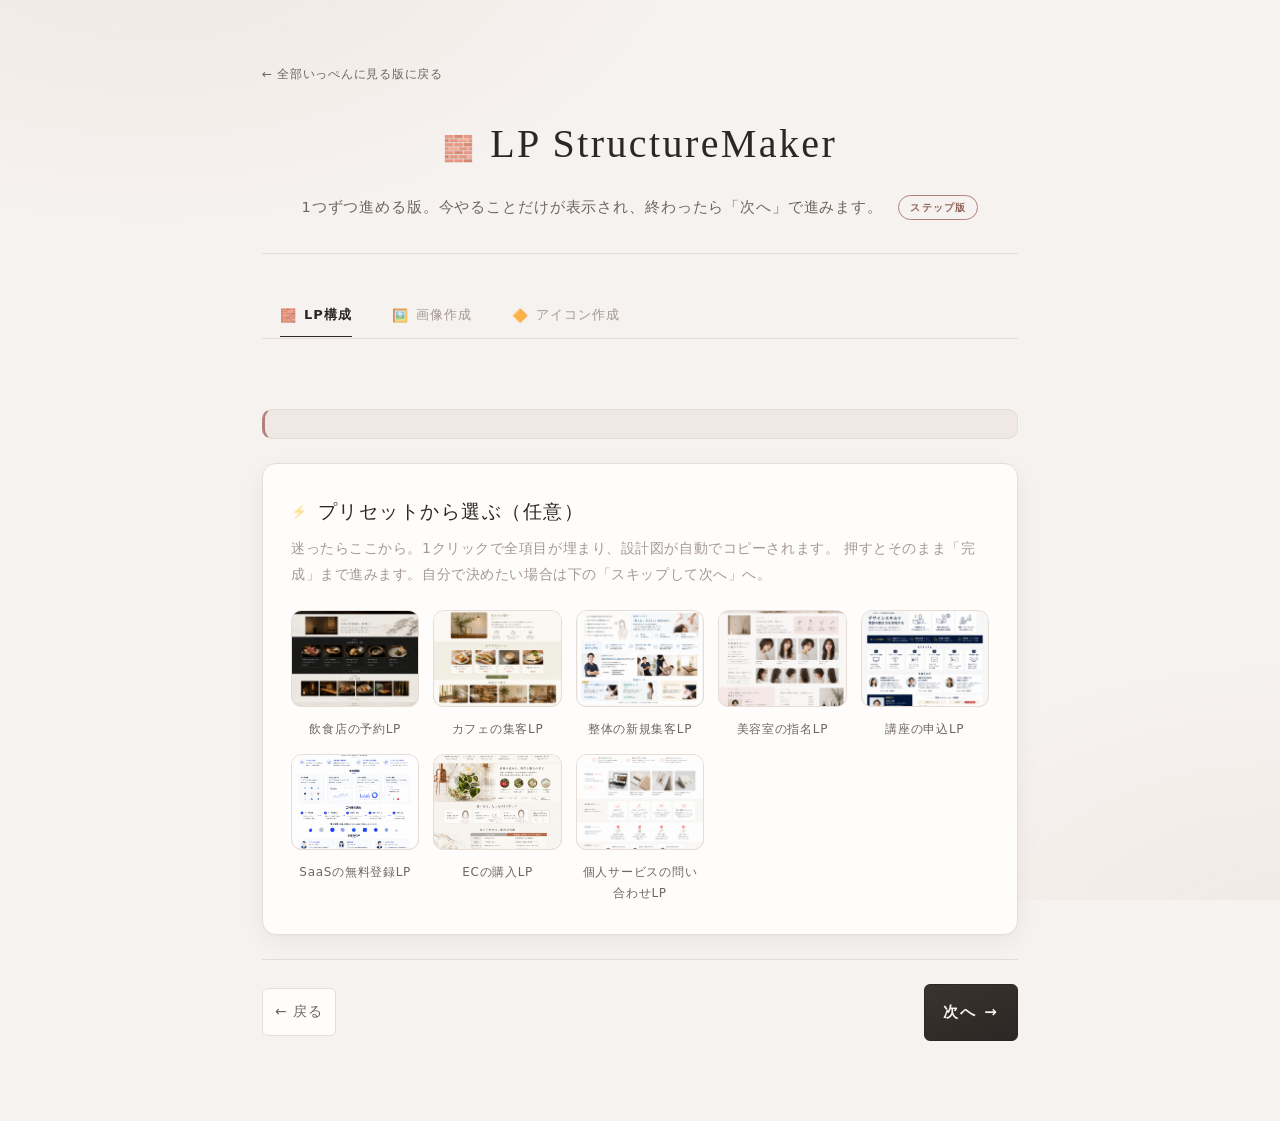
<file: wizard/index.html>
<!DOCTYPE html>
<html lang="ja">
  <head>
    <meta charset="UTF-8" />
    <!-- ここから下の相対パスは、すべて1つ上の階層（サイトのルート）基準で解決される。
         既存の css/js/assets を1行も変更せずに、そのまま間借りするための仕掛け。 -->
    <base href="../" />
    <meta name="viewport" content="width=device-width, initial-scale=1.0" />
    <title>LP StructureMaker ― ステップ版（1つずつ進める）</title>
    <meta name="description" content="1画面に全部出さず、1ステップずつ進める版のLP StructureMaker。終わったら「次へ」で次の設定に進みます。" />

    <link
      rel="icon"
      href="data:image/svg+xml,<svg xmlns='http://www.w3.org/2000/svg' viewBox='0 0 100 100'><text y='.9em' font-size='90'>🧱</text></svg>"
    />

    <link rel="stylesheet" href="css/style.css" />
    <link rel="stylesheet" href="wizard/css/wizard.css" />
  </head>

  <body>
    <div class="shell shell--wizard">
      <a class="guide-back" href="index.html">← 全部いっぺんに見る版に戻る</a>

      <!-- ヘッダー -->
      <header class="header">
        <h1 class="header__title">
          <span class="header__logo">🧱</span>
          <span>LP StructureMaker</span>
        </h1>
        <p class="header__sub">
          1つずつ進める版。今やることだけが表示され、終わったら「次へ」で進みます。
          <span class="header__badge">ステップ版</span>
        </p>
      </header>

      <!-- タブ（PromptMaker シリーズ。app.js が自動生成） -->
      <nav class="tabs" id="tabs" aria-label="PromptMaker シリーズ"></nav>

      <!-- 進捗バー（wizard.js が自動生成） -->
      <nav class="wizard-progress" id="wizardProgress" aria-label="ステップ進捗"></nav>

      <!-- 今のステップの一言説明（wizard.js が自動更新） -->
      <div class="wizard-intro" id="wizardIntro"></div>

      <!-- id="form" は js/app.js が dom.form として参照する（chip の選択状態の同期に必須） -->
      <main class="wizard" id="form">
        <!-- Step: プリセット（任意のショートカット） -->
        <section class="wizard-step" id="step-preset" data-step-key="preset">
          <div class="card">
            <h2 class="card__title"><span>⚡</span><span>プリセットから選ぶ（任意）</span></h2>
            <p class="card__desc">
              迷ったらここから。1クリックで全項目が埋まり、設計図が自動でコピーされます。
              押すとそのまま「完成」まで進みます。自分で決めたい場合は下の「スキップして次へ」へ。
            </p>
            <div class="presets" id="presets"></div>
          </div>

          <div class="card" id="userPresetSection" hidden>
            <h2 class="card__title"><span>⭐</span><span>保存した設定</span></h2>
            <p class="card__desc">このブラウザに保存されています。</p>
            <div class="presets" id="userPresets"></div>
          </div>
        </section>

        <!-- Step①：基本設定 -->
        <section class="wizard-step" id="step-basic" data-step-key="basic" hidden>
          <div class="card">
            <h2 class="card__title"><span>①</span><span>基本設定</span></h2>
            <p class="card__desc">3つ選ぶだけ。あとの見取り図・出力にそのまま反映されます。</p>
            <div id="basicFields"></div>
          </div>
        </section>

        <!-- Step②：画像を用意する（template が imageSlots を持つときだけ表示） -->
        <section class="wizard-step" id="step-image" data-step-key="image" hidden>
          <div class="card" id="imageCard">
            <h2 class="card__title"><span>②</span><span>画像を用意する（任意）</span></h2>
            <p class="card__desc">
              <b>①</b>各スロットの「📋 プロンプト」をコピー →
              <b>②</b>画像生成AI（Image 2.0 / Midjourney など）で作成 →
              <b>③</b>できた画像を「🖼 画像を選ぶ」でここにセット（自動的に<b>WebP</b>へ変換され軽量化されます。アニメーションGIFはそのまま）→
              <b>④</b>下の「画像を書き出す」でまとめて<b>ZIP</b>に。
              LP作成のときは、完成のコード指示書にファイル名が自動で組み込まれます。
            </p>
            <div id="imageSlots"></div>
            <div class="imgcard-foot">
              <button class="btn" id="imageZip" type="button"><span>🗂</span><span>画像を書き出す（zip）</span></button>
              <span class="note" id="imageCount"></span>
            </div>
            <p class="note" style="margin-top:12px">
              書き出した zip を展開すると <b>images</b> フォルダができます。LP作成の場合は、完成でAIが作った index.html と
              同じ場所にそのフォルダを置けば完成。画像作成など他のツールの場合は、そのまま素材フォルダとして使ってください。
              フォルダやGitHubリポジトリを事前に用意しておく方法は
              <a href="v2/index.html">新しいステップ版の最初の画面</a>を参照。
            </p>
          </div>
        </section>

        <!-- Step：掲載情報（任意） -->
        <section class="wizard-step" id="step-info" data-step-key="info" hidden>
          <div class="card">
            <h2 class="card__title"><span>🏷️</span><span>掲載情報を入れる（任意）</span></h2>
            <p class="card__desc">
              店名・価格・日時など。入れると設計図に「正確に載せる」指定が入ります。
              空欄のままでも、架空の実績を作らない安全指示が自動で入るので大丈夫です。
            </p>
            <div id="infoFields"></div>
          </div>
        </section>

        <!-- Step：詳細設定（任意） -->
        <section class="wizard-step" id="step-advanced" data-step-key="advanced" hidden>
          <div class="card">
            <h2 class="card__title"><span>🔧</span><span>詳細設定（任意）</span></h2>
            <p class="card__desc">こだわりたい人だけ。空欄のままでも次に進めます。</p>
            <div id="advancedFields"></div>
          </div>
        </section>

        <!-- Step③：完成した出力 -->
        <section class="wizard-step" id="step-output" data-step-key="output" hidden>
          <div class="card">
            <div class="output-head">
              <h2 class="card__title"><span>③</span><span>完成した出力（コピーしてAIへ）</span></h2>
              <span class="output-count" id="charCount">0 文字</span>
            </div>

            <figure class="sample" id="sample" hidden>
              <img class="sample__img" id="sampleImage" alt="" />
              <figcaption class="sample__caption" id="sampleCaption"></figcaption>
            </figure>

            <div class="wf-wrap" id="wfWrap">
              <div class="wf-wrap__label">見取り図（このLPの形）</div>
              <div class="wf" id="wireframe"></div>
            </div>

            <pre class="output" id="output"></pre>

            <div class="actions">
              <button class="btn btn--primary" id="btnCopy" type="button">
                <span>📋</span><span>コピーする</span>
              </button>
              <button class="btn btn--accent" id="btnOmakase" type="button">
                <span>🎁</span><span>おまかせ</span>
              </button>
              <button class="btn btn--accent" id="btnRandom" type="button">
                <span>🎲</span><span>ランダム</span>
              </button>
              <button class="btn" id="btnReset" type="button">
                <span>↺</span><span>リセット</span>
              </button>
              <button class="btn" id="btnSave" type="button">
                <span>💾</span><span>設定を保存</span>
              </button>
              <button class="btn" id="btnLoad" type="button">
                <span>📂</span><span>設定を読込</span>
              </button>
            </div>
          </div>
        </section>
      </main>

      <!-- ステップ操作バー（wizard.js が制御） -->
      <div class="wizard-nav" id="wizardNav">
        <button class="btn wizard-nav__back" id="wizardBack" type="button">← 戻る</button>
        <span class="wizard-nav__hint" id="wizardHint"></span>
        <button class="btn btn--primary wizard-nav__next" id="wizardNext" type="button">次へ →</button>
      </div>
    </div>

    <!-- プリセット詳細モーダル（既存と同じ） -->
    <div class="modal" id="detail" role="dialog" aria-modal="true" aria-labelledby="detailTitle" hidden>
      <div class="modal__panel">
        <button class="modal__close" id="detailClose" type="button" aria-label="閉じる">✕</button>
        <figure class="modal__media">
          <img class="modal__img" id="detailImage" alt="" />
          <figcaption class="modal__caption">仕上がり例</figcaption>
        </figure>
        <div class="modal__body">
          <h3 class="modal__title" id="detailTitle"></h3>
          <p class="modal__desc" id="detailDesc"></p>
          <div class="modal__block" id="detailUsesBlock">
            <h4 class="modal__h4">こんなときに</h4>
            <ul class="modal__uses" id="detailUses"></ul>
          </div>
          <div class="modal__block">
            <h4 class="modal__h4">埋まる主な設定</h4>
            <dl class="modal__specs" id="detailSpecs"></dl>
          </div>
          <div class="modal__actions">
            <button class="btn btn--primary" id="detailApplyCopy" type="button">
              <span>📋</span><span>この設定でコピー</span>
            </button>
            <button class="btn" id="detailApply" type="button">
              <span>✎</span><span>適用だけ（編集する）</span>
            </button>
          </div>
        </div>
      </div>
    </div>

    <div class="toast" id="toast" role="status" aria-live="polite"></div>

    <!-- スクリプト：既存4本はそのまま。ステップ制御だけ wizard.js で足す -->
    <script src="js/core.js"></script>
    <script src="js/template.lp.js"></script>
    <script src="js/template.visual.js"></script>
    <script src="js/template.icon.js"></script>
    <script src="js/imageWorkflow.js"></script>
    <script src="js/app.js"></script>
    <script src="wiza
</file>
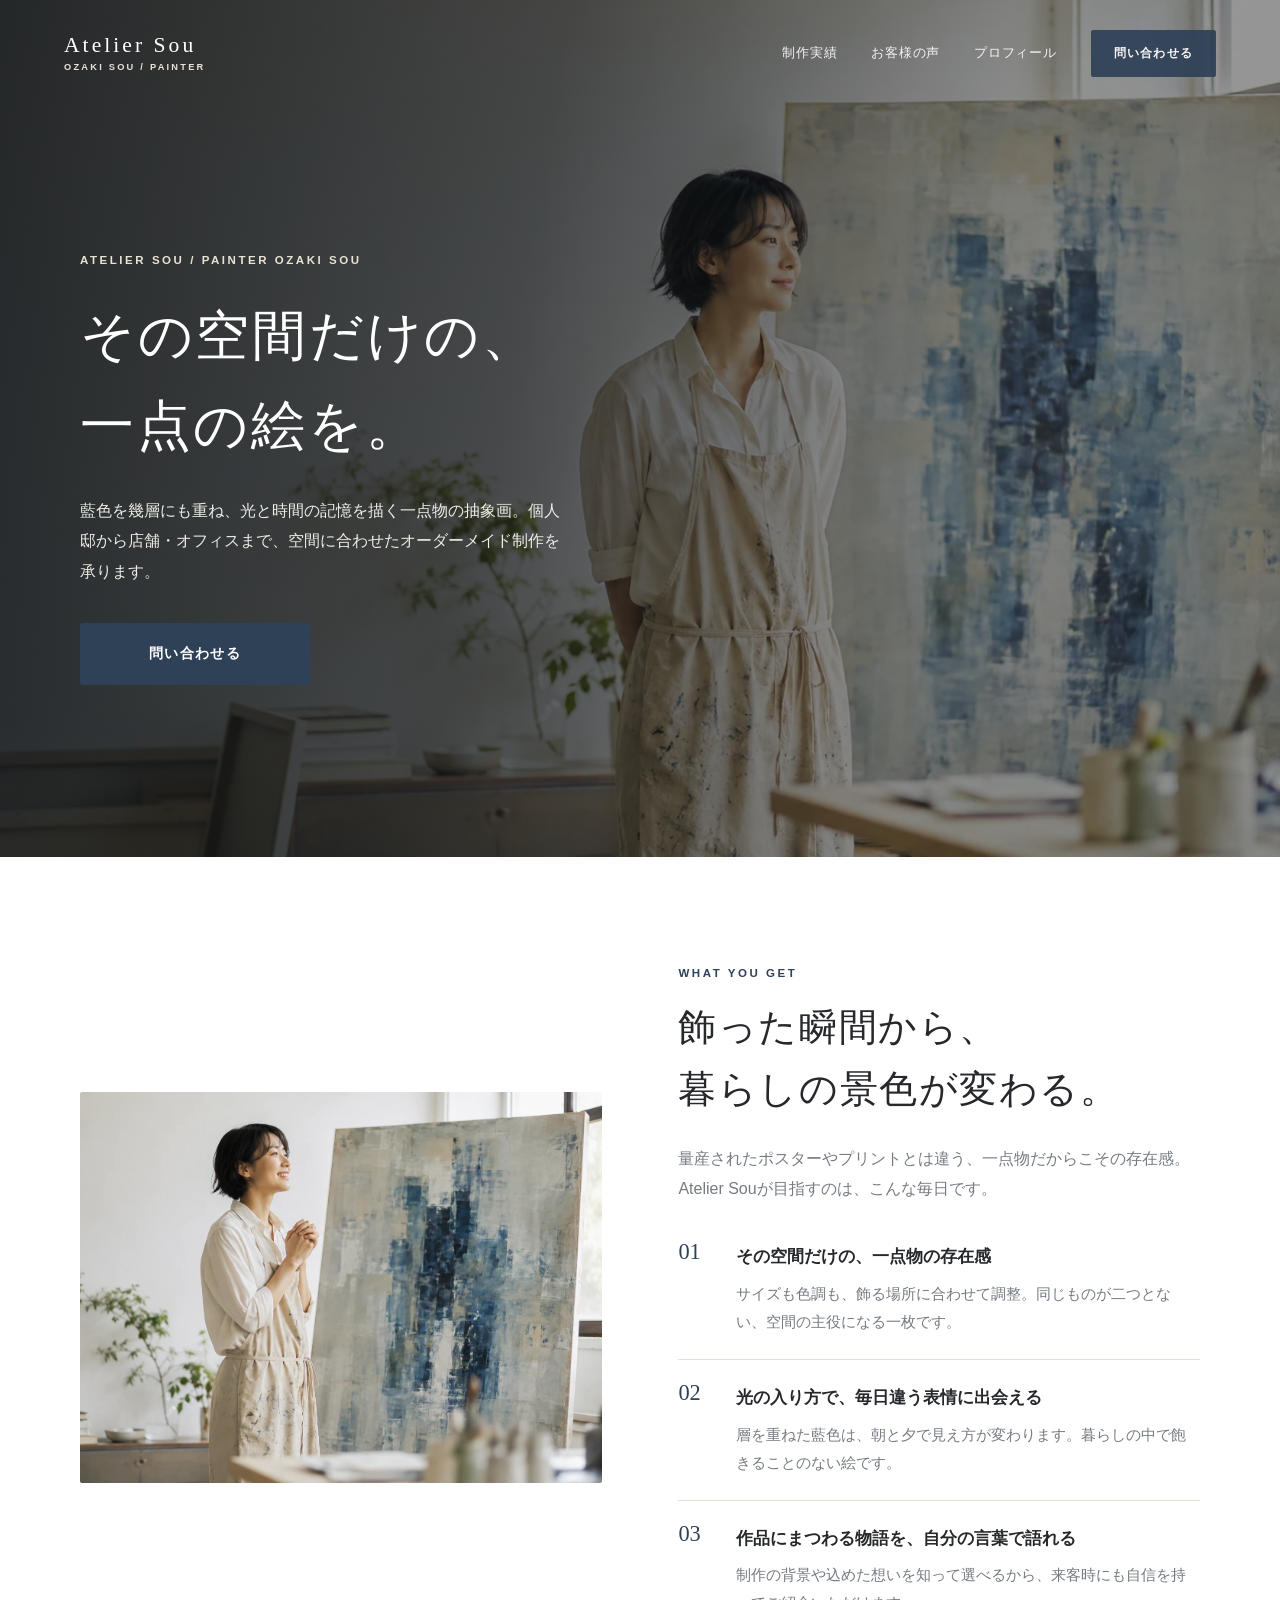
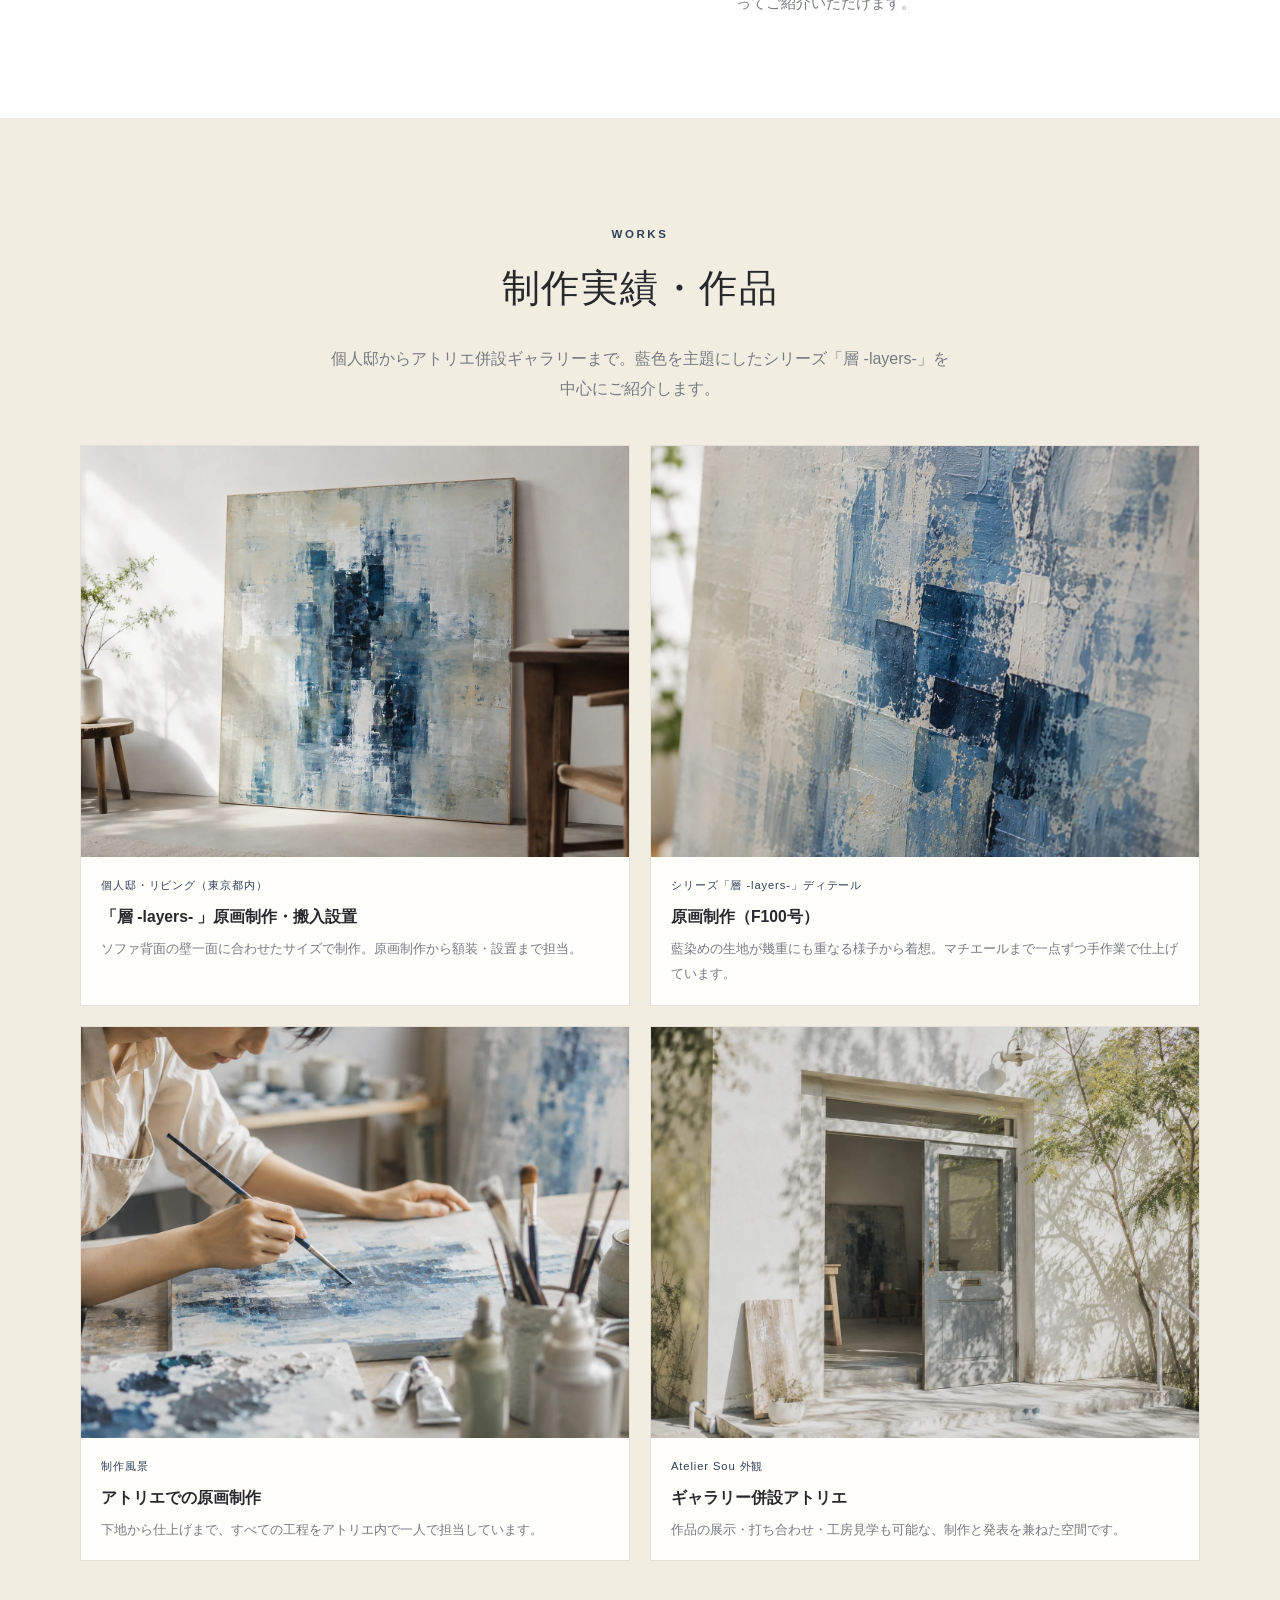
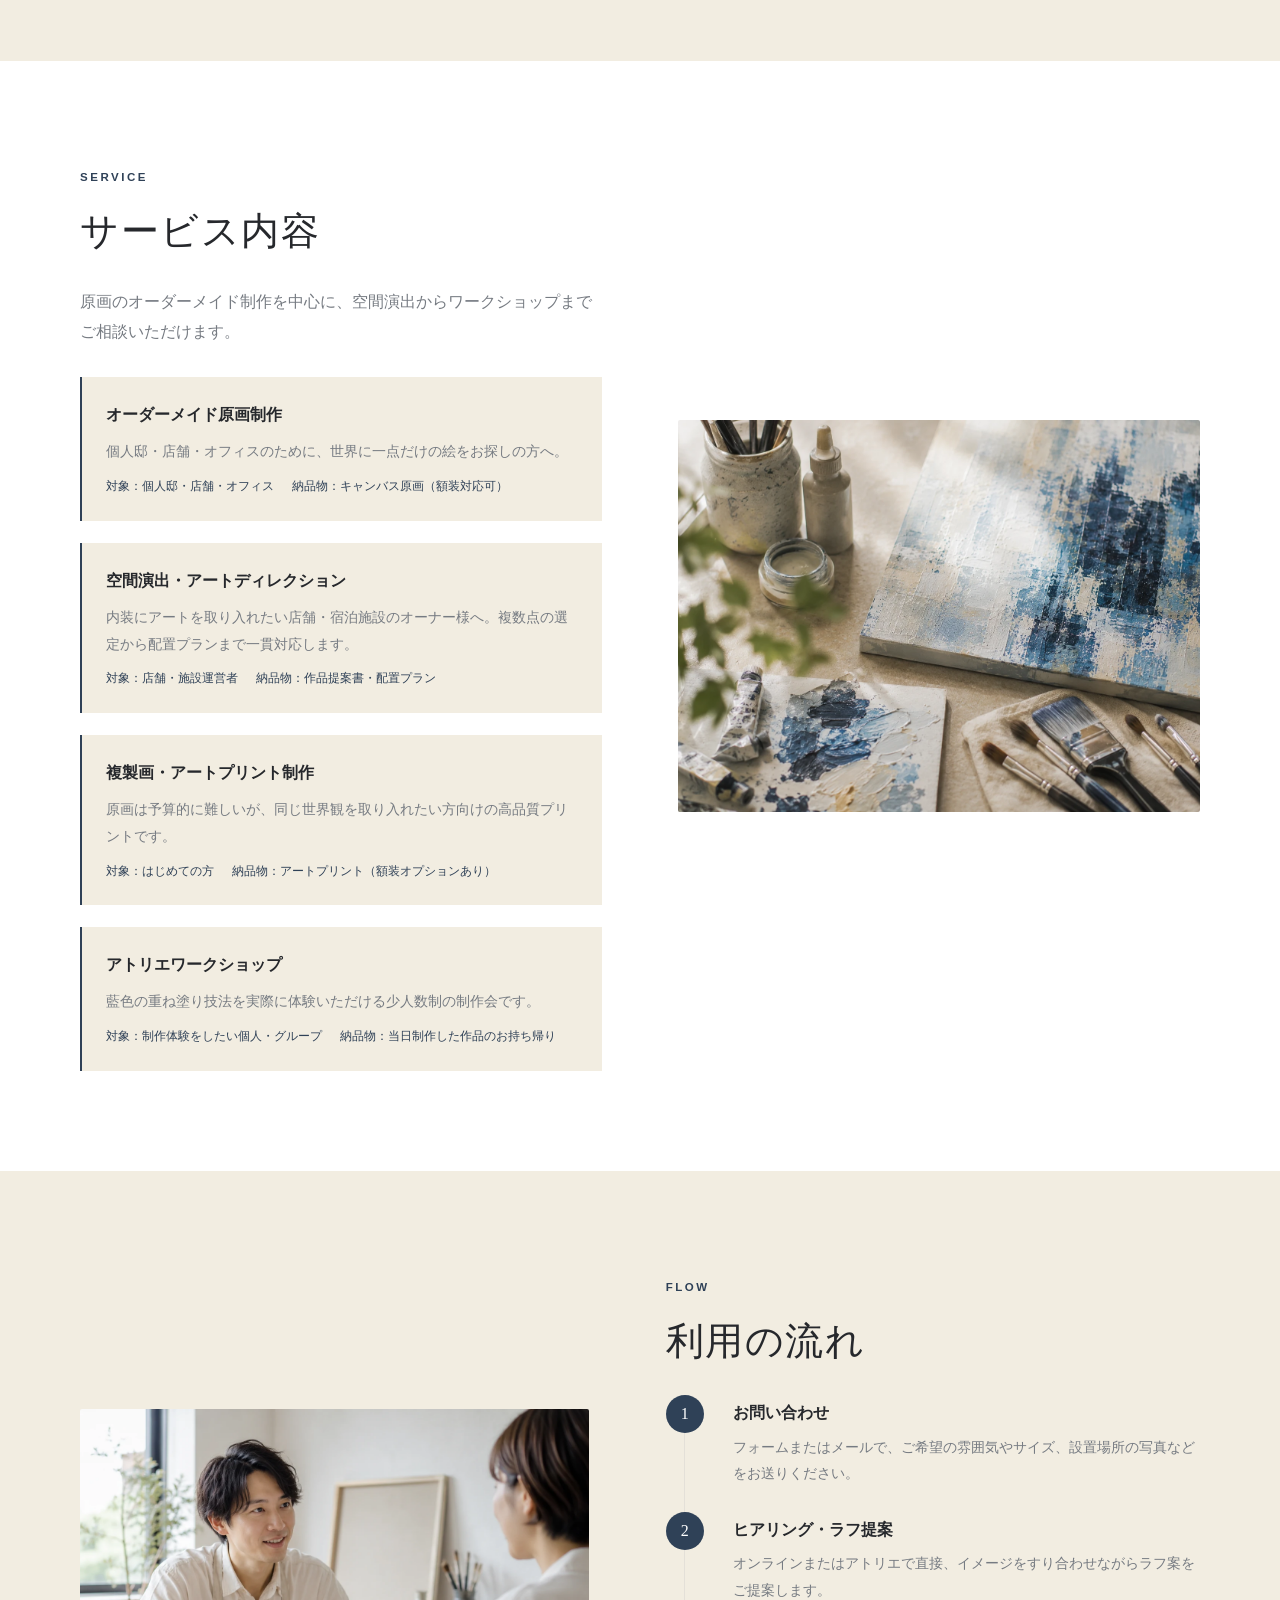
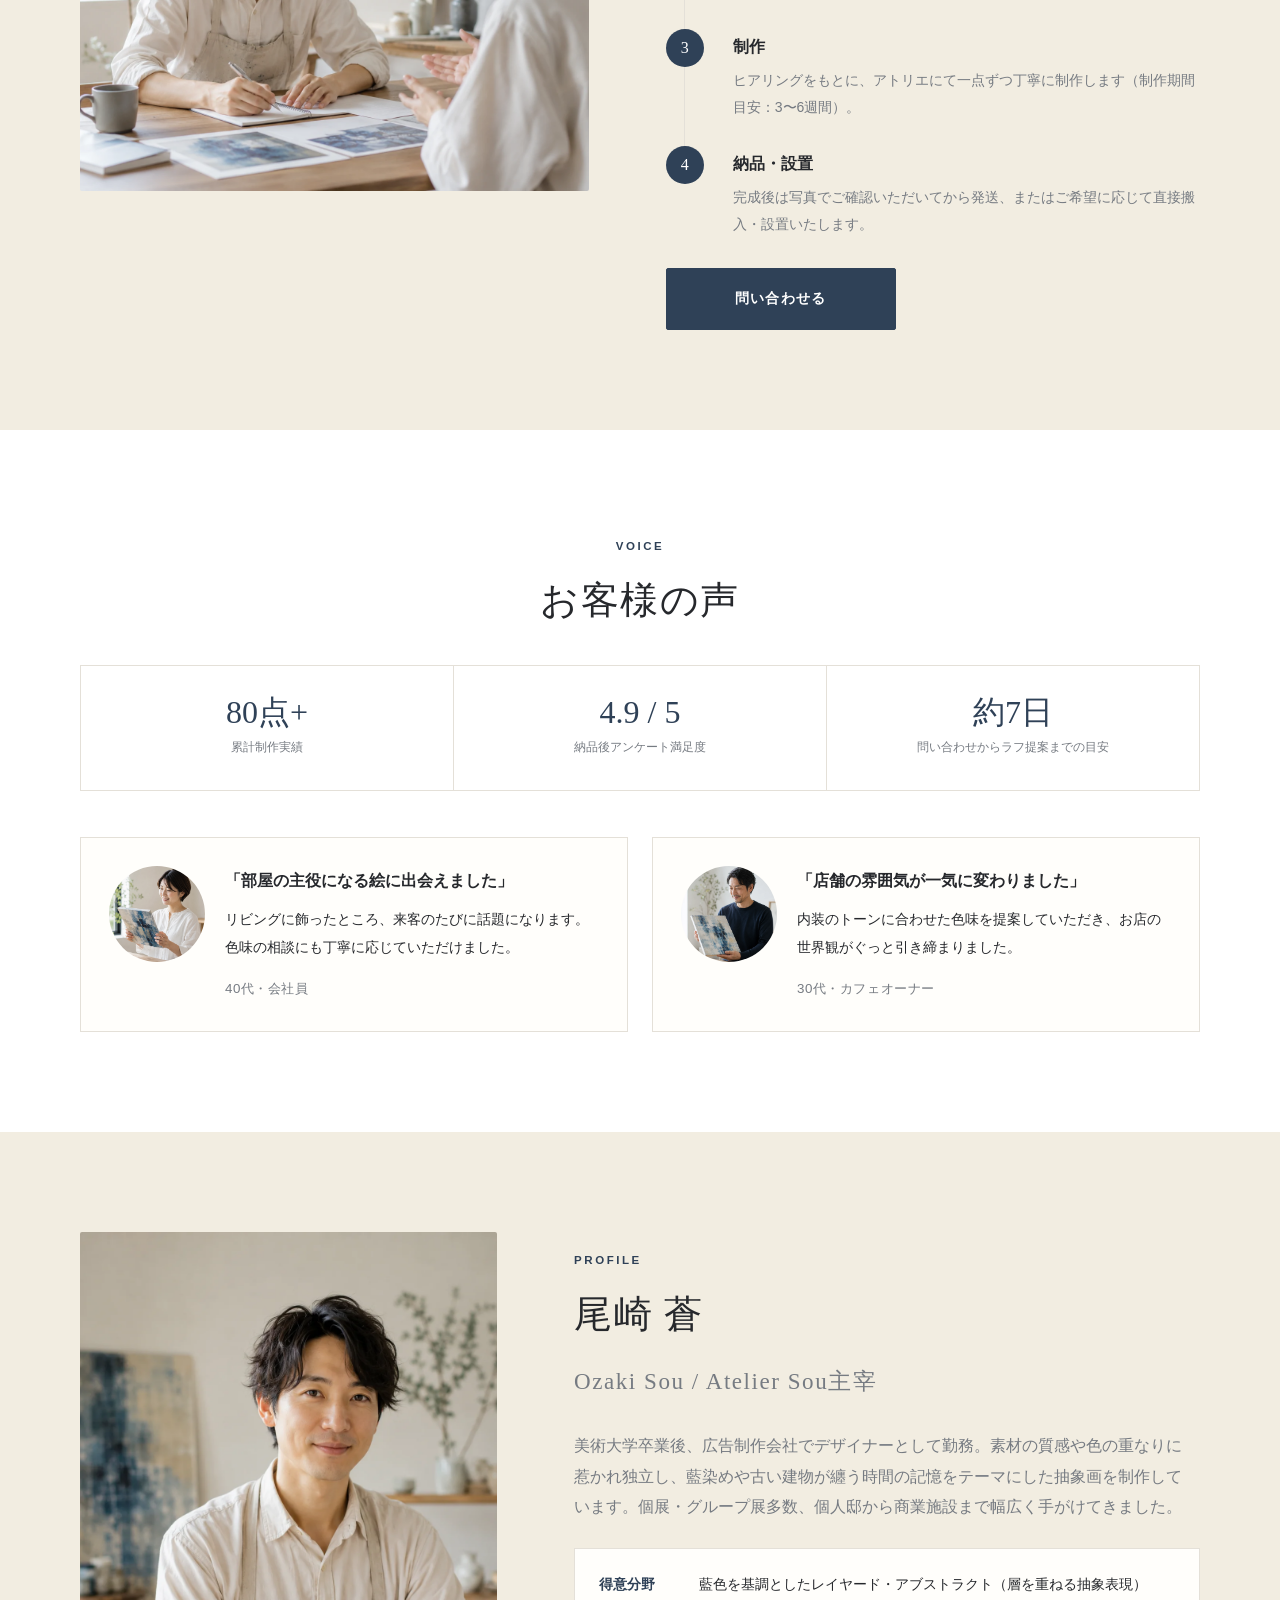
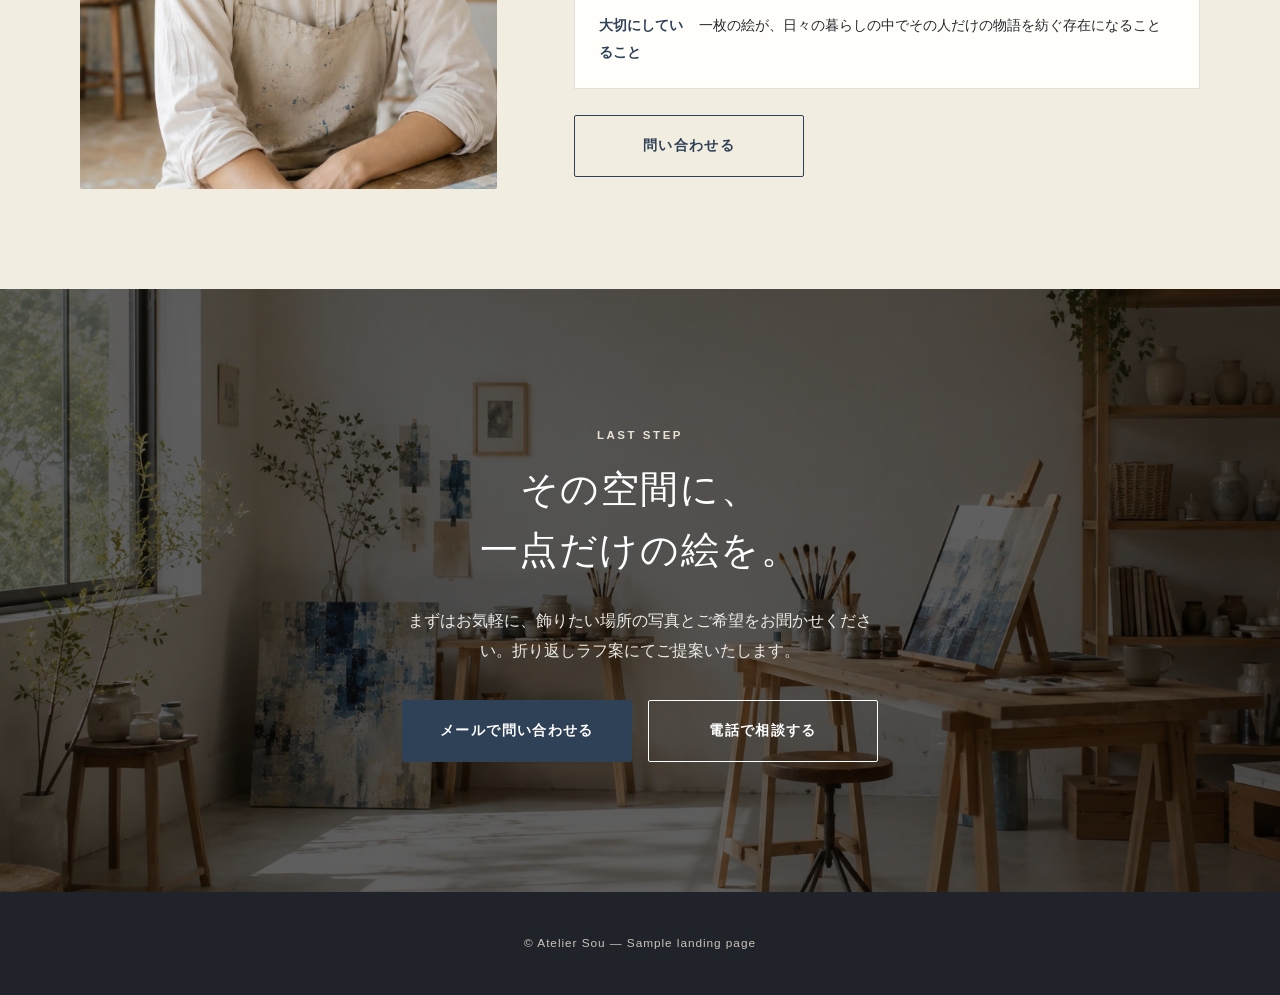
<file: samples/atelier-sou/index.html>
<!doctype html>
<html lang="ja">
<head>
<meta charset="utf-8">
<meta name="viewport" content="width=device-width,initial-scale=1">
<title>尾崎蒼 | Atelier Sou ― 藍のレイヤード・アブストラクト</title>
<meta name="description" content="藍色を幾層にも重ねる抽象画家・尾崎蒼のアトリエ「Atelier Sou」公式ランディングページ。個人邸から店舗・オフィスまで、空間のための一点物をオーダーメイド制作します。">
<style>
:root{
  --ink:#26282c; --muted:#767b82; --paper:#faf9f6; --white:#fff;
  --indigo:#2f4157; --indigo-dark:#202d3c; --sand:#e9e3d6; --sand-soft:#f2ede1;
  --line:#e4e0d8; --card:#fffefb;
  --serif:"Yu Mincho","YuMincho","Hiragino Mincho ProN",serif;
  --sans:"Noto Sans JP","Hiragino Kaku Gothic ProN","Yu Gothic",sans-serif;
}
*{box-sizing:border-box}
html{scroll-behavior:smooth}
body{margin:0;color:var(--ink);background:var(--paper);font-family:var(--sans);line-height:1.9;font-size:16px}
img{display:block;width:100%;object-fit:cover}
a{color:inherit;text-decoration:none}
.wrap{width:min(1120px,calc(100% - 40px));margin:auto}
.eyebrow{display:inline-block;font-size:.72rem;letter-spacing:.22em;color:var(--indigo);font-weight:700;text-transform:uppercase}
.title{margin:.6rem 0 1.5rem;font:400 clamp(1.7rem,3.2vw,2.4rem)/1.6 var(--serif);letter-spacing:.04em}
.lead{color:var(--muted);max-width:620px}
.btn{display:inline-flex;align-items:center;justify-content:center;gap:8px;min-width:230px;padding:17px 30px;background:var(--indigo);color:#fff;font-weight:700;letter-spacing:.1em;font-size:.86rem;border-radius:2px;border:1px solid var(--indigo);transition:.2s}
.btn:hover{background:var(--indigo-dark);border-color:var(--indigo-dark)}
.btn.ghost{background:transparent;color:var(--indigo);border-color:var(--indigo)}
section{padding:100px 0}
.center{text-align:center}
.center .lead{margin-left:auto;margin-right:auto}

header{position:absolute;inset:0 0 auto;z-index:10;display:flex;align-items:center;justify-content:space-between;padding:30px 5vw}
.logo{font:400 1.35rem/1 var(--serif);letter-spacing:.14em;color:#fff}
.logo small{display:block;font:700 .58rem/1 var(--sans);letter-spacing:.24em;margin-top:6px;color:#e9e3d6}
nav{display:flex;align-items:center;gap:34px;font-size:.8rem;letter-spacing:.06em;color:#fff}
nav a{opacity:.92}
nav .btn{min-width:0;padding:11px 22px;font-size:.75rem}

.hero{position:relative;min-height:94vh;display:grid;align-items:center;color:#fff;background:#20242a}
.hero img{position:absolute;inset:0;height:100%;filter:brightness(.6)}
.hero:after{content:"";position:absolute;inset:0;background:linear-gradient(100deg,#161a1ed6 0%,#161a1e8c 40%,transparent 72%)}
.hero__copy{position:relative;z-index:1;width:min(1120px,calc(100% - 40px));margin:0 auto;padding:16vh 0 8vh}
.hero .eyebrow{color:#e9e3d6}
.hero h1{margin:18px 0 24px;font:400 clamp(2rem,4.6vw,3.4rem)/1.65 var(--serif);letter-spacing:.05em}
.hero p{max-width:480px;margin-bottom:36px;color:#eeece6}

.split{display:grid;grid-template-columns:1fr 1fr;gap:6vw;align-items:center}
.split img{aspect-ratio:4/3;border-radius:2px}
.split.rev img{order:2}

.benefit{background:var(--white)}
.benefit__cards{list-style:none;margin:36px 0 0;padding:0;display:grid;gap:22px}
.benefit__card{display:flex;gap:20px;padding:0 0 22px;border-bottom:1px solid var(--line)}
.benefit__card:last-child{border-bottom:none;padding-bottom:0}
.benefit__card .num{flex:0 0 auto;font:400 1.4rem/1 var(--serif);color:var(--indigo);width:38px}
.benefit__card b{display:block;font-size:1.05rem;margin-bottom:8px;font-weight:700}
.benefit__card p{margin:0;color:var(--muted);font-size:.92rem}

.gallery{background:var(--sand-soft)}
.gallery__grid{display:grid;grid-template-columns:repeat(2,1fr);gap:20px;margin-top:40px}
.gallery__item{background:var(--card);border:1px solid var(--line)}
.gallery__item img{aspect-ratio:4/3}
.gallery__item .cap{padding:18px 20px}
.gallery__item small{display:block;color:var(--indigo);font-size:.7rem;letter-spacing:.08em;margin-bottom:6px}
.gallery__item b{display:block;font-size:.98rem;margin-bottom:4px}
.gallery__item span{display:block;color:var(--muted);font-size:.84rem}

.service{background:var(--white)}
.service__grid{display:grid;grid-template-columns:1fr 1fr;gap:6vw;align-items:center}
.service img{aspect-ratio:4/3;border-radius:2px}
.service__list{list-style:none;margin:30px 0 0;padding:0;display:grid;gap:22px}
.service__list li{padding:22px 24px;background:var(--sand-soft);border-left:2px solid var(--indigo)}
.service__list b{display:block;font-size:1.02rem;margin-bottom:8px}
.service__list p{margin:0 0 4px;color:var(--muted);font-size:.88rem}
.service__list .meta{display:flex;flex-wrap:wrap;gap:10px 18px;margin-top:10px;font-size:.78rem;color:var(--indigo)}
.service__list .meta span b{display:inline;font-size:.78rem;color:var(--indigo);margin:0}

.flow{background:var(--sand-soft)}
.flow__grid{display:grid;grid-template-columns:1fr 1.05fr;gap:6vw;align-items:center}
.flow img{aspect-ratio:4/3;border-radius:2px}
.steps{list-style:none;margin:26px 0 0;padding:0;counter-reset:step}
.steps li{counter-increment:step;position:relative;padding:0 0 28px 48px;border-left:1px solid var(--line);margin-left:18px}
.steps li:last-child{border-color:transparent;padding-bottom:0}
.steps li:before{content:counter(step);position:absolute;left:-19px;top:-3px;width:38px;height:38px;border-radius:50%;background:var(--indigo);color:#fff;display:grid;place-items:center;font:400 1rem var(--serif)}
.steps b{display:block;margin-bottom:5px;font-size:1rem}
.steps p{margin:0;color:var(--muted);font-size:.88rem}

.proof{background:var(--white)}
.stat-row{display:flex;flex-wrap:wrap;gap:0;margin:34px 0 46px;border:1px solid var(--line)}
.stat{flex:1;min-width:150px;text-align:center;padding:30px 16px;border-right:1px solid var(--line)}
.stat:last-child{border-right:none}
.stat b{display:block;font:400 2rem/1 var(--serif);color:var(--indigo)}
.stat span{display:block;margin-top:8px;font-size:.78rem;color:var(--muted)}
.voice-grid{display:grid;grid-template-columns:repeat(2,1fr);gap:24px}
.voice{display:grid;grid-template-columns:96px 1fr;gap:20px;padding:28px;border:1px solid var(--line);background:var(--card)}
.voice img{aspect-ratio:1;border-radius:50%}
.voice strong{display:block;margin-bottom:10px;font-size:1rem;font-weight:700}
.voice p{margin:0 0 12px;font-size:.9rem;color:var(--ink)}
.voice small{color:var(--muted);letter-spacing:.04em}

.profile{background:var(--sand-soft)}
.profile__grid{display:grid;grid-template-columns:.8fr 1.2fr;gap:6vw;align-items:center}
.profile img{aspect-ratio:3/4;border-radius:2px}
.profile__meta{display:grid;gap:14px;margin:26px 0;padding:22px 24px;background:var(--card);border:1px solid var(--line)}
.profile__meta div{display:flex;gap:16px;font-size:.88rem}
.profile__meta b{flex:0 0 84px;color:var(--indigo);font-weight:700}
.profile__meta span{color:var(--ink)}

.cta{position:relative;padding:130px 0;color:#fff;text-align:center;background:#20242a;overflow:hidden}
.cta img{position:absolute;inset:0;height:100%;filter:brightness(.38)}
.cta__in{position:relative;z-index:1}
.cta .eyebrow{color:#e9e3d6}
.cta p{max-width:480px;margin:20px auto 34px;color:#eeece6}
.cta .btns{display:flex;gap:16px;justify-content:center;flex-wrap:wrap}
.cta .btn.ghost{color:#fff;border-color:#fff}

footer{padding:40px 20px;text-align:center;font-size:.74rem;letter-spacing:.08em;background:#20242a;color:#c9c4b8}

@media(max-width:840px){
  section{padding:64px 0}
  header{padding:22px 5vw}
  nav a:not(.btn){display:none}
  .split,.split.rev,.service__grid,.flow__grid,.profile__grid{grid-template-columns:1fr}
  .split img,.split.rev img,.service img{order:-1}
  .gallery__grid{grid-template-columns:1fr}
  .voice-grid{grid-template-columns:1fr}
  .stat-row{flex-wrap:wrap}
  .stat{border-right:none;border-bottom:1px solid var(--line);flex:1 1 50%}
  .hero__copy{padding:18vh 0 8vh}
}
</style>
</head>
<body>
<header>
  <a class="logo" href="#top">Atelier Sou<small>OZAKI SOU / PAINTER</small></a>
  <nav>
    <a href="#works">制作実績</a>
    <a href="#voice">お客様の声</a>
    <a href="#profile">プロフィール</a>
    <a class="btn" href="#contact">問い合わせる</a>
  </nav>
</header>

<main>

  <section class="hero" id="top">
    <img src="images/fv.webp" alt="アトリエで自身の抽象画の前に立つ画家">
    <div class="hero__copy">
      <span class="eyebrow">Atelier Sou / Painter Ozaki Sou</span>
      <h1>その空間だけの、<br>一点の絵を。</h1>
      <p>藍色を幾層にも重ね、光と時間の記憶を描く一点物の抽象画。個人邸から店舗・オフィスまで、空間に合わせたオーダーメイド制作を承ります。</p>
      <a class="btn" href="#contact">問い合わせる</a>
    </div>
  </section>

  <section class="benefit">
    <div class="wrap split">
      <img src="images/benefit.webp" alt="完成した作品を手に、微笑む女性">
      <div>
        <span class="eyebrow">What you get</span>
        <h2 class="title">飾った瞬間から、<br>暮らしの景色が変わる。</h2>
        <p class="lead">量産されたポスターやプリントとは違う、一点物だからこその存在感。Atelier Souが目指すのは、こんな毎日です。</p>
        <ul class="benefit__cards">
          <li class="benefit__card"><span class="num">01</span><div><b>その空間だけの、一点物の存在感</b><p>サイズも色調も、飾る場所に合わせて調整。同じものが二つとない、空間の主役になる一枚です。</p></div></li>
          <li class="benefit__card"><span class="num">02</span><div><b>光の入り方で、毎日違う表情に出会える</b><p>層を重ねた藍色は、朝と夕で見え方が変わります。暮らしの中で飽きることのない絵です。</p></div></li>
          <li class="benefit__card"><span class="num">03</span><div><b>作品にまつわる物語を、自分の言葉で語れる</b><p>制作の背景や込めた想いを知って選べるから、来客時にも自信を持ってご紹介いただけます。</p></div></li>
        </ul>
      </div>
    </div>
  </section>

  <section class="gallery" id="works">
    <div class="wrap">
      <div class="center" style="max-width:620px;margin:0 auto">
        <span class="eyebrow">Works</span>
        <h2 class="title">制作実績・作品</h2>
        <p class="lead" style="margin:0 auto">個人邸からアトリエ併設ギャラリーまで。藍色を主題にしたシリーズ「層 -layers-」を中心にご紹介します。</p>
      </div>
      <div class="gallery__grid">
        <article class="gallery__item">
          <img src="images/gallery-1.webp" alt="個人邸リビングに納品された抽象画">
          <div class="cap"><small>個人邸・リビング（東京都内）</small><b>「層 -layers- 」原画制作・搬入設置</b><span>ソファ背面の壁一面に合わせたサイズで制作。原画制作から額装・設置まで担当。</span></div>
        </article>
        <article class="gallery__item">
          <img src="images/gallery-2.webp" alt="藍色の抽象画のディテール">
          <div class="cap"><small>シリーズ「層 -layers-」ディテール</small><b>原画制作（F100号）</b><span>藍染めの生地が幾重にも重なる様子から着想。マチエールまで一点ずつ手作業で仕上げています。</span></div>
        </article>
        <article class="gallery__item">
          <img src="images/gallery-3.webp" alt="アトリエで筆を入れる制作風景">
          <div class="cap"><small>制作風景</small><b>アトリエでの原画制作</b><span>下地から仕上げまで、すべての工程をアトリエ内で一人で担当しています。</span></div>
        </article>
        <article class="gallery__item">
          <img src="images/gallery-4.webp" alt="ギャラリーを併設したアトリエの外観">
          <div class="cap"><small>Atelier Sou 外観</small><b>ギャラリー併設アトリエ</b><span>作品の展示・打ち合わせ・工房見学も可能な、制作と発表を兼ねた空間です。</span></div>
        </article>
      </div>
    </div>
  </section>

  <section class="service">
    <div class="wrap service__grid">
      <div>
        <span class="eyebrow">Service</span>
        <h2 class="title">サービス内容</h2>
        <p class="lead">原画のオーダーメイド制作を中心に、空間演出からワークショップまでご相談いただけます。</p>
        <ul class="service__list">
          <li>
            <b>オーダーメイド原画制作</b>
            <p>個人邸・店舗・オフィスのために、世界に一点だけの絵をお探しの方へ。</p>
            <div class="meta"><span>対象：個人邸・店舗・オフィス</span><span>納品物：キャンバス原画（額装対応可）</span></div>
          </li>
          <li>
            <b>空間演出・アートディレクション</b>
            <p>内装にアートを取り入れたい店舗・宿泊施設のオーナー様へ。複数点の選定から配置プランまで一貫対応します。</p>
            <div class="meta"><span>対象：店舗・施設運営者</span><span>納品物：作品提案書・配置プラン</span></div>
          </li>
          <li>
            <b>複製画・アートプリント制作</b>
            <p>原画は予算的に難しいが、同じ世界観を取り入れたい方向けの高品質プリントです。</p>
            <div class="meta"><span>対象：はじめての方</span><span>納品物：アートプリント（額装オプションあり）</span></div>
          </li>
          <li>
            <b>アトリエワークショップ</b>
            <p>藍色の重ね塗り技法を実際に体験いただける少人数制の制作会です。</p>
            <div class="meta"><span>対象：制作体験をしたい個人・グループ</span><span>納品物：当日制作した作品のお持ち帰り</span></div>
          </li>
        </ul>
      </div>
      <img src="images/feature.webp" alt="藍色の絵の具と筆、制作に使う道具">
    </div>
  </section>

  <section class="flow">
    <div class="wrap flow__grid">
      <img src="images/flow.webp" alt="ヒアリングをしながら制作イメージをすり合わせる様子">
      <div>
        <span class="eyebrow">Flow</span>
        <h2 class="title">利用の流れ</h2>
        <ol class="steps">
          <li><b>お問い合わせ</b><p>フォームまたはメールで、ご希望の雰囲気やサイズ、設置場所の写真などをお送りください。</p></li>
          <li><b>ヒアリング・ラフ提案</b><p>オンラインまたはアトリエで直接、イメージをすり合わせながらラフ案をご提案します。</p></li>
          <li><b>制作</b><p>ヒアリングをもとに、アトリエにて一点ずつ丁寧に制作します（制作期間目安：3〜6週間）。</p></li>
          <li><b>納品・設置</b><p>完成後は写真でご確認いただいてから発送、またはご希望に応じて直接搬入・設置いたします。</p></li>
        </ol>
        <a class="btn" href="#contact" style="margin-top:30px">問い合わせる</a>
      </div>
    </div>
  </section>

  <section class="proof" id="voice">
    <div class="wrap">
      <div class="center" style="max-width:620px;margin:0 auto">
        <span class="eyebrow">Voice</span>
        <h2 class="title">お客様の声</h2>
      </div>
      <div class="stat-row">
        <div class="stat"><b>80点+</b><span>累計制作実績</span></div>
        <div class="stat"><b>4.9 / 5</b><span>納品後アンケート満足度</span></div>
        <div class="stat"><b>約7日</b><span>問い合わせからラフ提案までの目安</span></div>
      </div>
      <div class="voice-grid">
        <article class="voice">
          <img src="images/proof-1.webp" alt="お客様の声・女性">
          <div>
            <strong>「部屋の主役になる絵に出会えました」</strong>
            <p>リビングに飾ったところ、来客のたびに話題になります。色味の相談にも丁寧に応じていただけました。</p>
            <small>40代・会社員</small>
          </div>
        </article>
        <article class="voice">
          <img src="images/proof-2.webp" alt="お客様の声・男性">
          <div>
            <strong>「店舗の雰囲気が一気に変わりました」</strong>
            <p>内装のトーンに合わせた色味を提案していただき、お店の世界観がぐっと引き締まりました。</p>
            <small>30代・カフェオーナー</small>
          </div>
        </article>
      </div>
    </div>
  </section>

  <section class="profile" id="profile">
    <div class="wrap profile__grid">
      <img src="images/profile.webp" alt="画家・尾崎蒼のポートレート">
      <div>
        <span class="eyebrow">Profile</span>
        <h2 class="title">尾崎 蒼<br><span style="font-size:.6em;color:var(--muted)">Ozaki Sou / Atelier Sou主宰</span></h2>
        <p class="lead">美術大学卒業後、広告制作会社でデザイナーとして勤務。素材の質感や色の重なりに惹かれ独立し、藍染めや古い建物が纏う時間の記憶をテーマにした抽象画を制作しています。個展・グループ展多数、個人邸から商業施設まで幅広く手がけてきました。</p>
        <div class="profile__meta">
          <div><b>得意分野</b><span>藍色を基調としたレイヤード・アブストラクト（層を重ねる抽象表現）</span></div>
          <div><b>大切にしていること</b><span>一枚の絵が、日々の暮らしの中でその人だけの物語を紡ぐ存在になること</span></div>
        </div>
        <a class="btn ghost" href="#contact">問い合わせる</a>
      </div>
    </div>
  </section>

  <section class="cta" id="contact">
    <img src="images/cta.webp" alt="窓から光が差し込むアトリエの様子">
    <div class="wrap cta__in">
      <span class="eyebrow">Last step</span>
      <h2 class="title" style="color:#fff">その空間に、<br>一点だけの絵を。</h2>
      <p>まずはお気軽に、飾りたい場所の写真とご希望をお聞かせください。折り返しラフ案にてご提案いたします。</p>
      <div class="btns">
        <a class="btn" href="mailto:contact@atelier-sou.example.com">メールで問い合わせる</a>
        <a class="btn ghost" href="tel:0300000000">電話で相談する</a>
      </div>
    </div>
  </section>

</main>
<footer>© Atelier Sou — Sample landing page</footer>
</body>
</html>
</file>
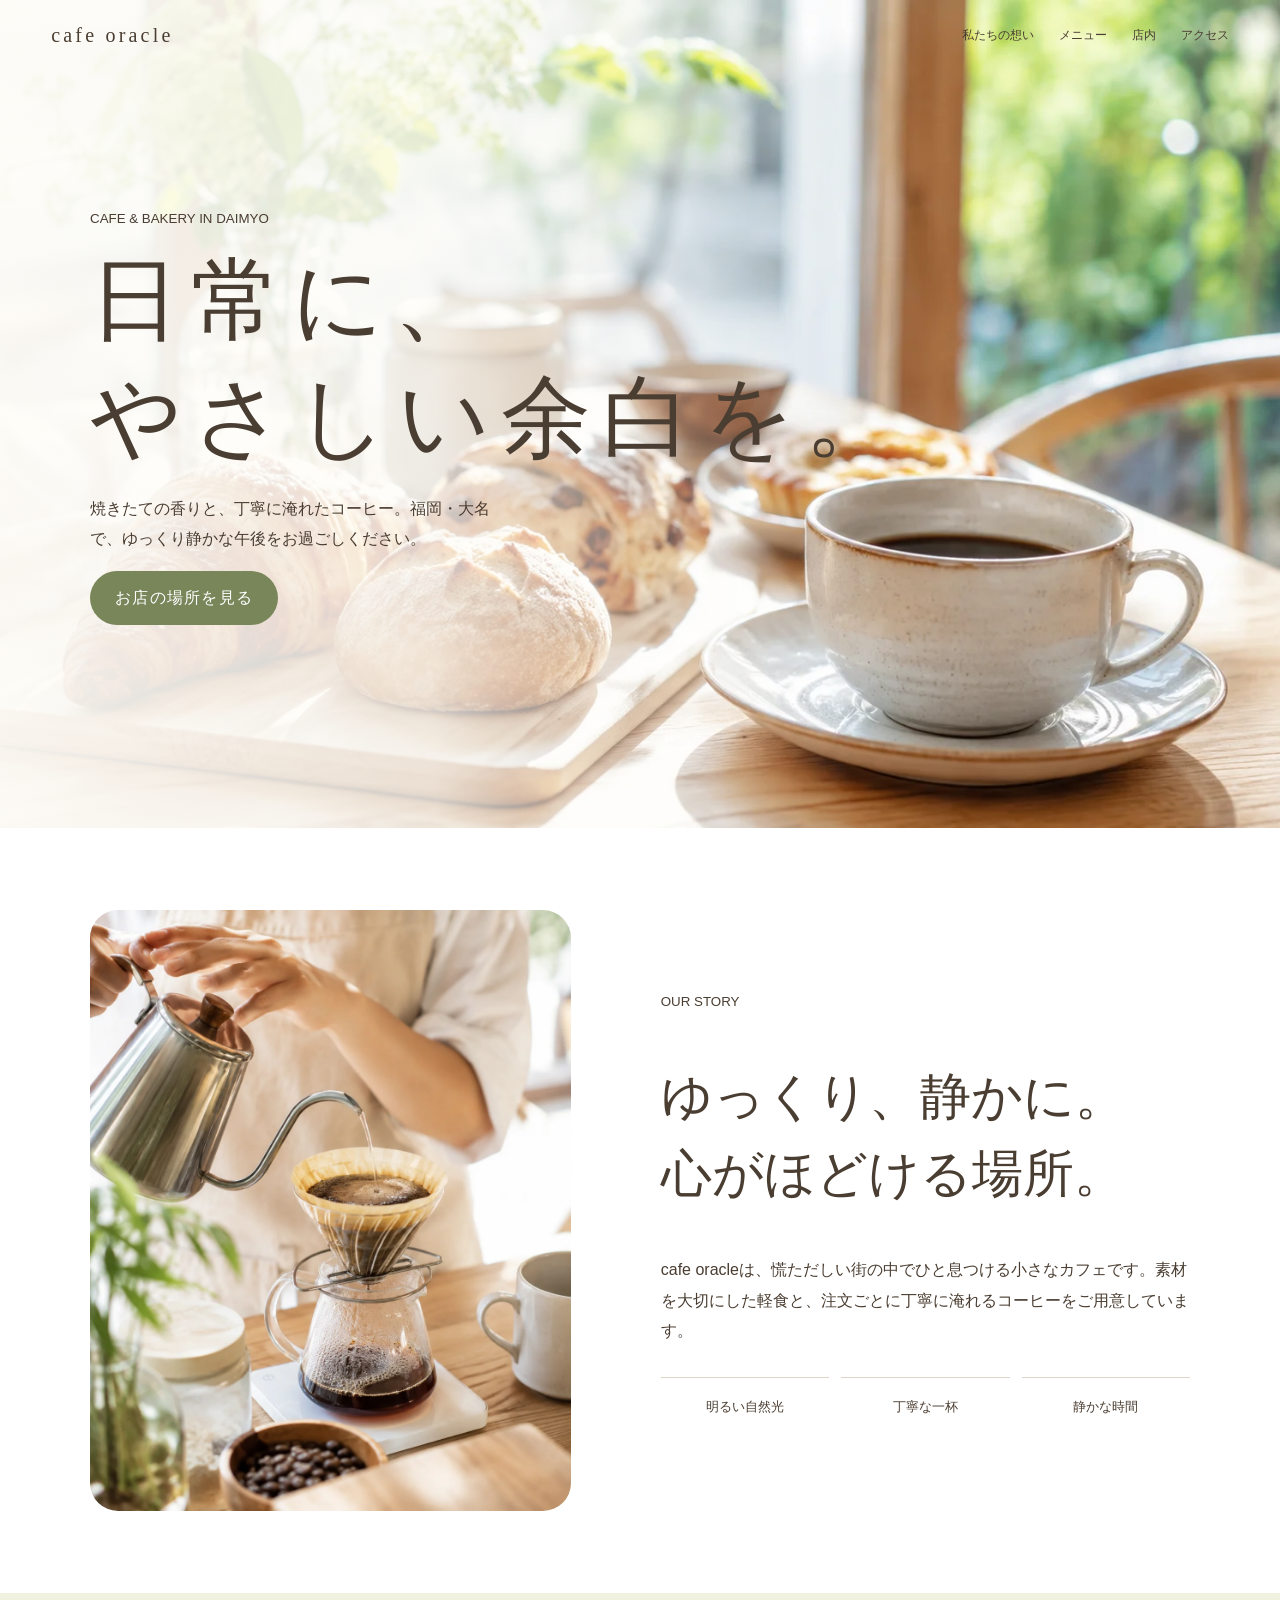
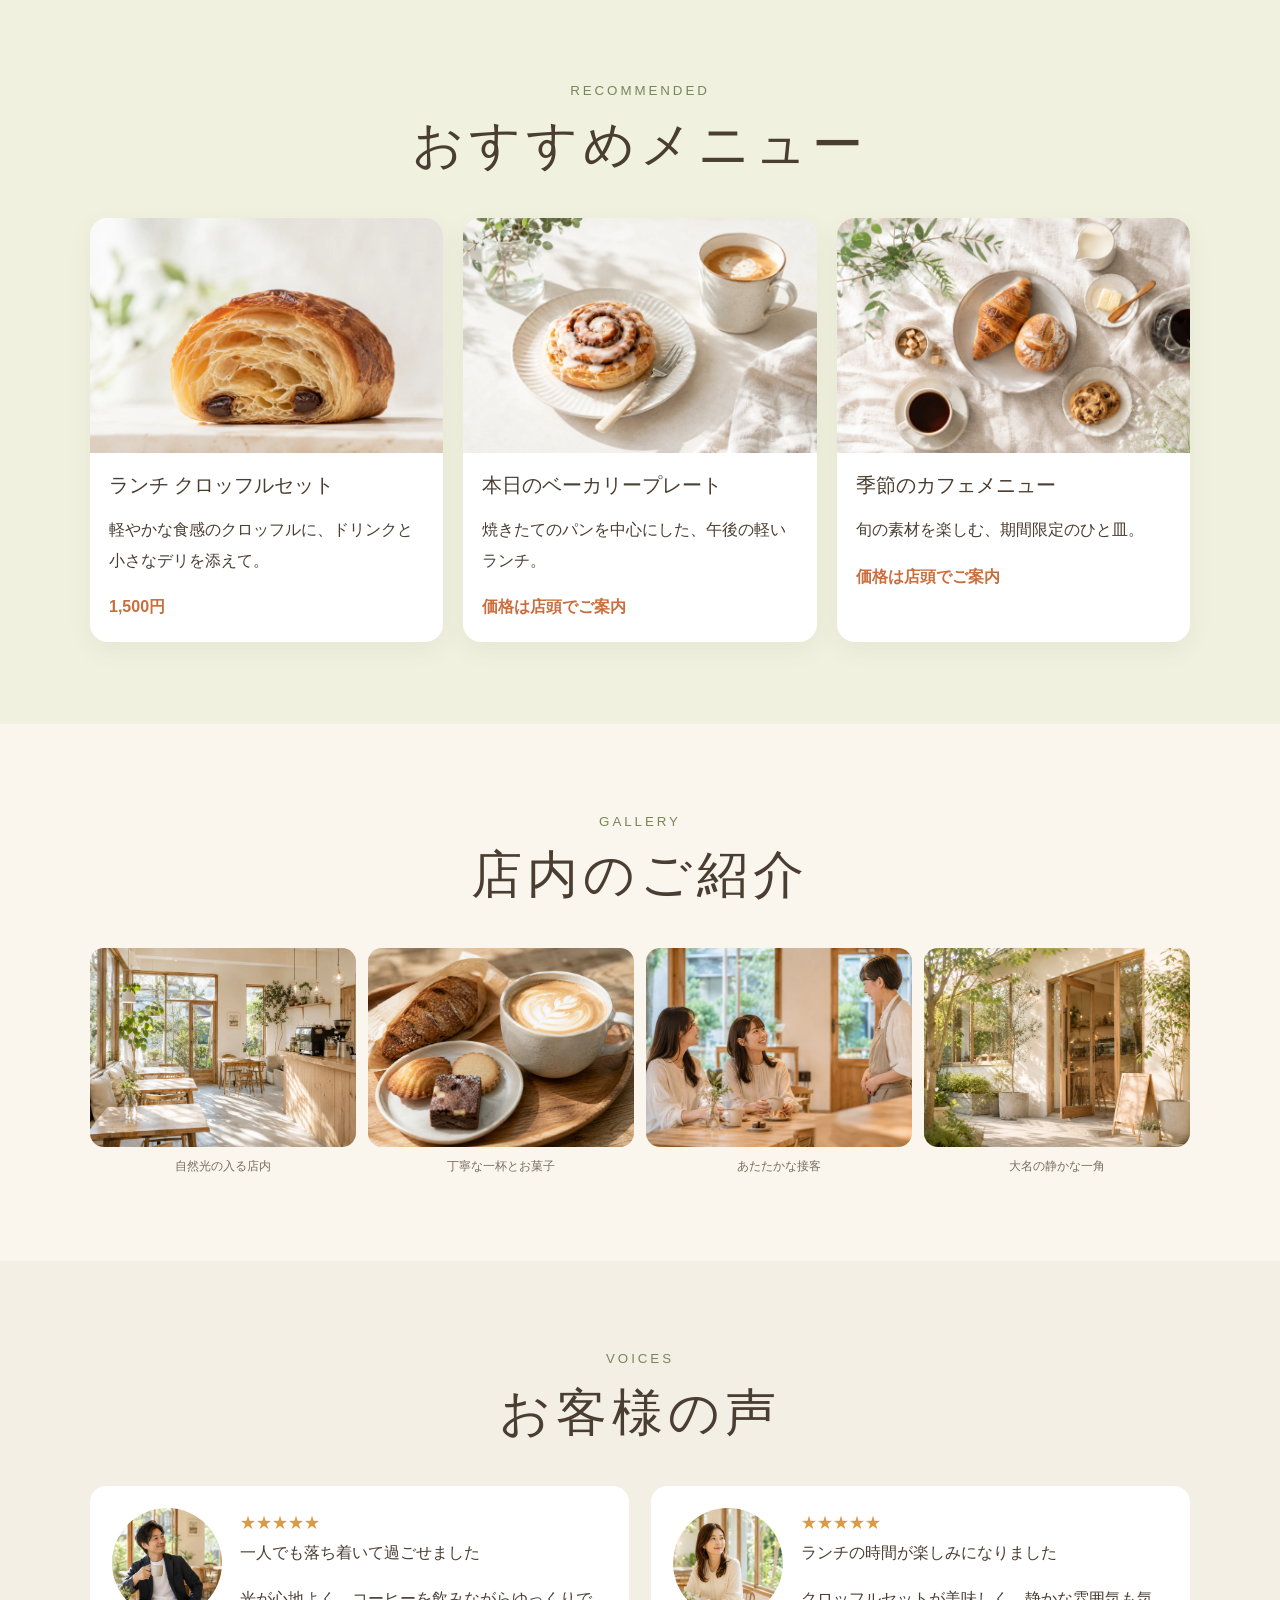
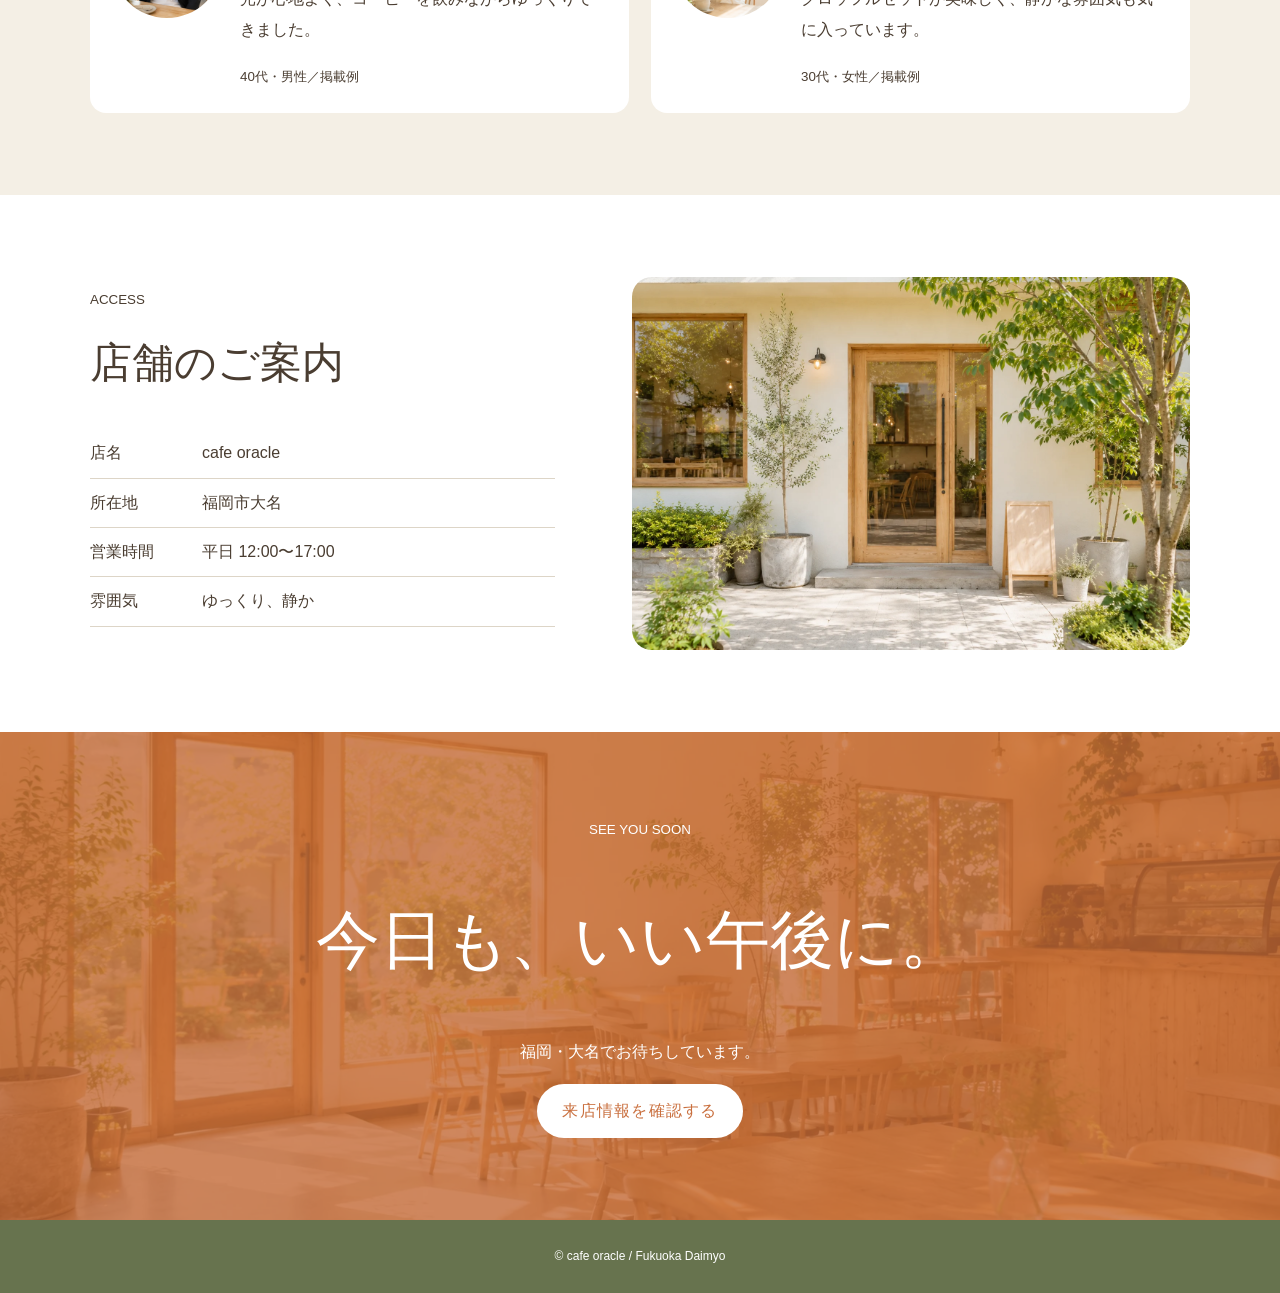
<file: samples/cafe/index.html>
<!doctype html><html lang="ja"><head><meta charset="utf-8"><meta name="viewport" content="width=device-width,initial-scale=1"><title>cafe oracle｜福岡・大名の静かなカフェ</title><meta name="description" content="福岡市大名。ゆっくり静かに過ごせるcafe oracle。平日12時から17時、ランチ クロッフルセット1500円。"><style>
:root{--ink:#4a3d31;--green:#78865a;--orange:#c96f3e;--cream:#faf6ed;--pale:#f0f1df;--line:#ddd5c7;--serif:"Yu Mincho",serif;--sans:"Yu Gothic",sans-serif}*{box-sizing:border-box}html{scroll-behavior:smooth}body{margin:0;background:var(--cream);color:var(--ink);font-family:var(--sans);line-height:1.9}img{width:100%;display:block;object-fit:cover}a{color:inherit;text-decoration:none}.wrap{width:min(1100px,calc(100% - 40px));margin:auto}section{padding:82px 0}.head{text-align:center;margin-bottom:38px}.head small{color:var(--green);letter-spacing:.22em}.head h2{margin:5px 0;font:400 clamp(2rem,4vw,3.2rem) var(--serif);letter-spacing:.1em}.btn{display:inline-flex;padding:12px 25px;border-radius:999px;background:var(--green);color:#fff;letter-spacing:.08em}header{position:absolute;z-index:5;inset:0 0 auto;display:flex;justify-content:space-between;align-items:center;padding:24px 4vw}.logo{font:400 1.25rem Georgia,serif;letter-spacing:.16em}nav{display:flex;gap:25px;font-size:.75rem}.hero{position:relative;min-height:92svh;display:grid;align-items:center}.hero>img{position:absolute;inset:0;height:100%;object-position:center}.hero:after{content:"";position:absolute;inset:0;background:linear-gradient(90deg,#fffdf8f2 0%,#fffdf8cd 34%,transparent 67%)}.hero__copy{position:relative;z-index:1;width:min(1100px,calc(100% - 40px));margin:auto}.hero h1{font:400 clamp(3rem,7vw,6.2rem)/1.3 var(--serif);letter-spacing:.12em;margin:10px 0 18px}.hero p{max-width:430px}.concept{background:#fff}.split{display:grid;grid-template-columns:1fr 1.1fr;gap:7vw;align-items:center}.split img{aspect-ratio:4/5;border-radius:28px}.split h2{font:400 clamp(2rem,4vw,3.2rem)/1.5 var(--serif)}.values{display:grid;grid-template-columns:repeat(3,1fr);gap:12px;margin-top:30px}.values div{text-align:center;padding:16px 8px;border-top:1px solid var(--line);font-size:.84rem}.menu{background:var(--pale)}.menu-grid{display:grid;grid-template-columns:repeat(3,1fr);gap:20px}.dish{overflow:hidden;background:#fff;border-radius:18px;box-shadow:0 8px 24px #6e624413}.dish img{aspect-ratio:3/2}.dish div{padding:19px}.dish h3{font:400 1.25rem var(--serif);margin:0}.price{color:var(--orange);font-weight:700}.gallery-grid{display:grid;grid-template-columns:repeat(4,1fr);gap:12px}.gallery-grid figure{margin:0}.gallery-grid img{aspect-ratio:4/3;border-radius:14px}.gallery-grid figcaption{text-align:center;font-size:.78rem;padding-top:8px;color:#786d62}.voices{background:#f4efe5}.voice-grid{display:grid;grid-template-columns:repeat(2,1fr);gap:22px}.voice{display:grid;grid-template-columns:110px 1fr;gap:18px;background:#fff;padding:22px;border-radius:16px}.voice img{aspect-ratio:1;border-radius:50%}.voice b{font-family:var(--serif);font-weight:400}.stars{color:#d89c42}.access{background:#fff}.access-grid{display:grid;grid-template-columns:1fr 1.2fr;gap:6vw;align-items:center}.access img{aspect-ratio:3/2;border-radius:20px}.info{display:grid;grid-template-columns:7em 1fr}.info dt,.info dd{margin:0;padding:9px 0;border-bottom:1px solid var(--line)}.cta{position:relative;text-align:center;overflow:hidden}.cta>img{position:absolute;inset:0;height:100%;filter:brightness(.74)}.cta:after{content:"";position:absolute;inset:0;background:#d7753cbb}.cta__in{position:relative;z-index:1;color:#fff}.cta h2{font:400 clamp(2rem,5vw,4rem) var(--serif)}.cta .btn{background:#fff;color:var(--orange)}footer{padding:25px;text-align:center;background:#67734e;color:#fff;font-size:.75rem}@media(max-width:760px){header nav{display:none}.hero{min-height:780px;align-items:end}.hero:after{background:linear-gradient(0deg,#fffdf8f5 0%,#fffdf8db 42%,transparent 75%)}.hero__copy{padding-bottom:45px}.hero h1{font-size:3.1rem}.split,.access-grid{grid-template-columns:1fr}.split img{order:-1}.menu-grid,.voice-grid{grid-template-columns:1fr}.gallery-grid{grid-template-columns:1fr 1fr}.voice{grid-template-columns:85px 1fr}.values{grid-template-columns:1fr}}
</style></head><body><header><a class="logo" href="#top">cafe oracle</a><nav><a href="#concept">私たちの想い</a><a href="#menu">メニュー</a><a href="#gallery">店内</a><a href="#access">アクセス</a></nav></header><main>
<section class="hero" id="top"><img src="images/fv.webp" alt="焼きたてのパンとコーヒー"><div class="hero__copy"><small>CAFE & BAKERY IN DAIMYO</small><h1>日常に、<br>やさしい余白を。</h1><p>焼きたての香りと、丁寧に淹れたコーヒー。福岡・大名で、ゆっくり静かな午後をお過ごしください。</p><a class="btn" href="#access">お店の場所を見る</a></div></section>
<section class="concept" id="concept"><div class="wrap split"><img src="images/concept.webp" alt="丁寧にコーヒーを淹れる様子"><div><small>OUR STORY</small><h2>ゆっくり、静かに。<br>心がほどける場所。</h2><p>cafe oracleは、慌ただしい街の中でひと息つける小さなカフェです。素材を大切にした軽食と、注文ごとに丁寧に淹れるコーヒーをご用意しています。</p><div class="values"><div>明るい自然光</div><div>丁寧な一杯</div><div>静かな時間</div></div></div></div></section>
<section class="menu" id="menu"><div class="wrap"><div class="head"><small>RECOMMENDED</small><h2>おすすめメニュー</h2></div><div class="menu-grid"><article class="dish"><img src="images/menu-1.webp" alt="ランチ クロッフルセット"><div><h3>ランチ クロッフルセット</h3><p>軽やかな食感のクロッフルに、ドリンクと小さなデリを添えて。</p><span class="price">1,500円</span></div></article><article class="dish"><img src="images/menu-2.webp" alt="本日のベーカリープレート"><div><h3>本日のベーカリープレート</h3><p>焼きたてのパンを中心にした、午後の軽いランチ。</p><span class="price">価格は店頭でご案内</span></div></article><article class="dish"><img src="images/menu-3.webp" alt="季節のカフェメニュー"><div><h3>季節のカフェメニュー</h3><p>旬の素材を楽しむ、期間限定のひと皿。</p><span class="price">価格は店頭でご案内</span></div></article></div></div></section>
<section id="gallery"><div class="wrap"><div class="head"><small>GALLERY</small><h2>店内のご紹介</h2></div><div class="gallery-grid"><figure><img src="images/gallery-1.webp" alt="明るい店内"><figcaption>自然光の入る店内</figcaption></figure><figure><img src="images/gallery-2.webp" alt="コーヒーと焼き菓子"><figcaption>丁寧な一杯とお菓子</figcaption></figure><figure><img src="images/gallery-3.webp" alt="接客の様子"><figcaption>あたたかな接客</figcaption></figure><figure><img src="images/gallery-4.webp" alt="カフェの外観"><figcaption>大名の静かな一角</figcaption></figure></div></div></section>
<section class="voices"><div class="wrap"><div class="head"><small>VOICES</small><h2>お客様の声</h2></div><div class="voice-grid"><article class="voice"><img src="images/proof-1.webp" alt="男性のお客様イメージ"><div><span class="stars">★★★★★</span><br><b>一人でも落ち着いて過ごせました</b><p>光が心地よく、コーヒーを飲みながらゆっくりできました。</p><small>40代・男性／掲載例</small></div></article><article class="voice"><img src="images/proof-2.webp" alt="女性のお客様イメージ"><div><span class="stars">★★★★★</span><br><b>ランチの時間が楽しみになりました</b><p>クロッフルセットが美味しく、静かな雰囲気も気に入っています。</p><small>30代・女性／掲載例</small></div></article></div></div></section>
<section class="access" id="access"><div class="wrap access-grid"><div><small>ACCESS</small><h2 class="head" style="text-align:left"><span style="font:400 2.6rem var(--serif)">店舗のご案内</span></h2><dl class="info"><dt>店名</dt><dd>cafe oracle</dd><dt>所在地</dt><dd>福岡市大名</dd><dt>営業時間</dt><dd>平日 12:00〜17:00</dd><dt>雰囲気</dt><dd>ゆっくり、静か</dd></dl></div><img src="images/access.webp" alt="cafe oracleの外観"></div></section>
<section class="cta"><img src="images/cta.webp" alt="cafe oracleの店内"><div class="wrap cta__in"><small>SEE YOU SOON</small><h2>今日も、いい午後に。</h2><p>福岡・大名でお待ちしています。</p><a class="btn" href="#access">来店情報を確認する</a></div></section></main><footer>© cafe oracle / Fukuoka Daimyo</footer></body></html>
</file>
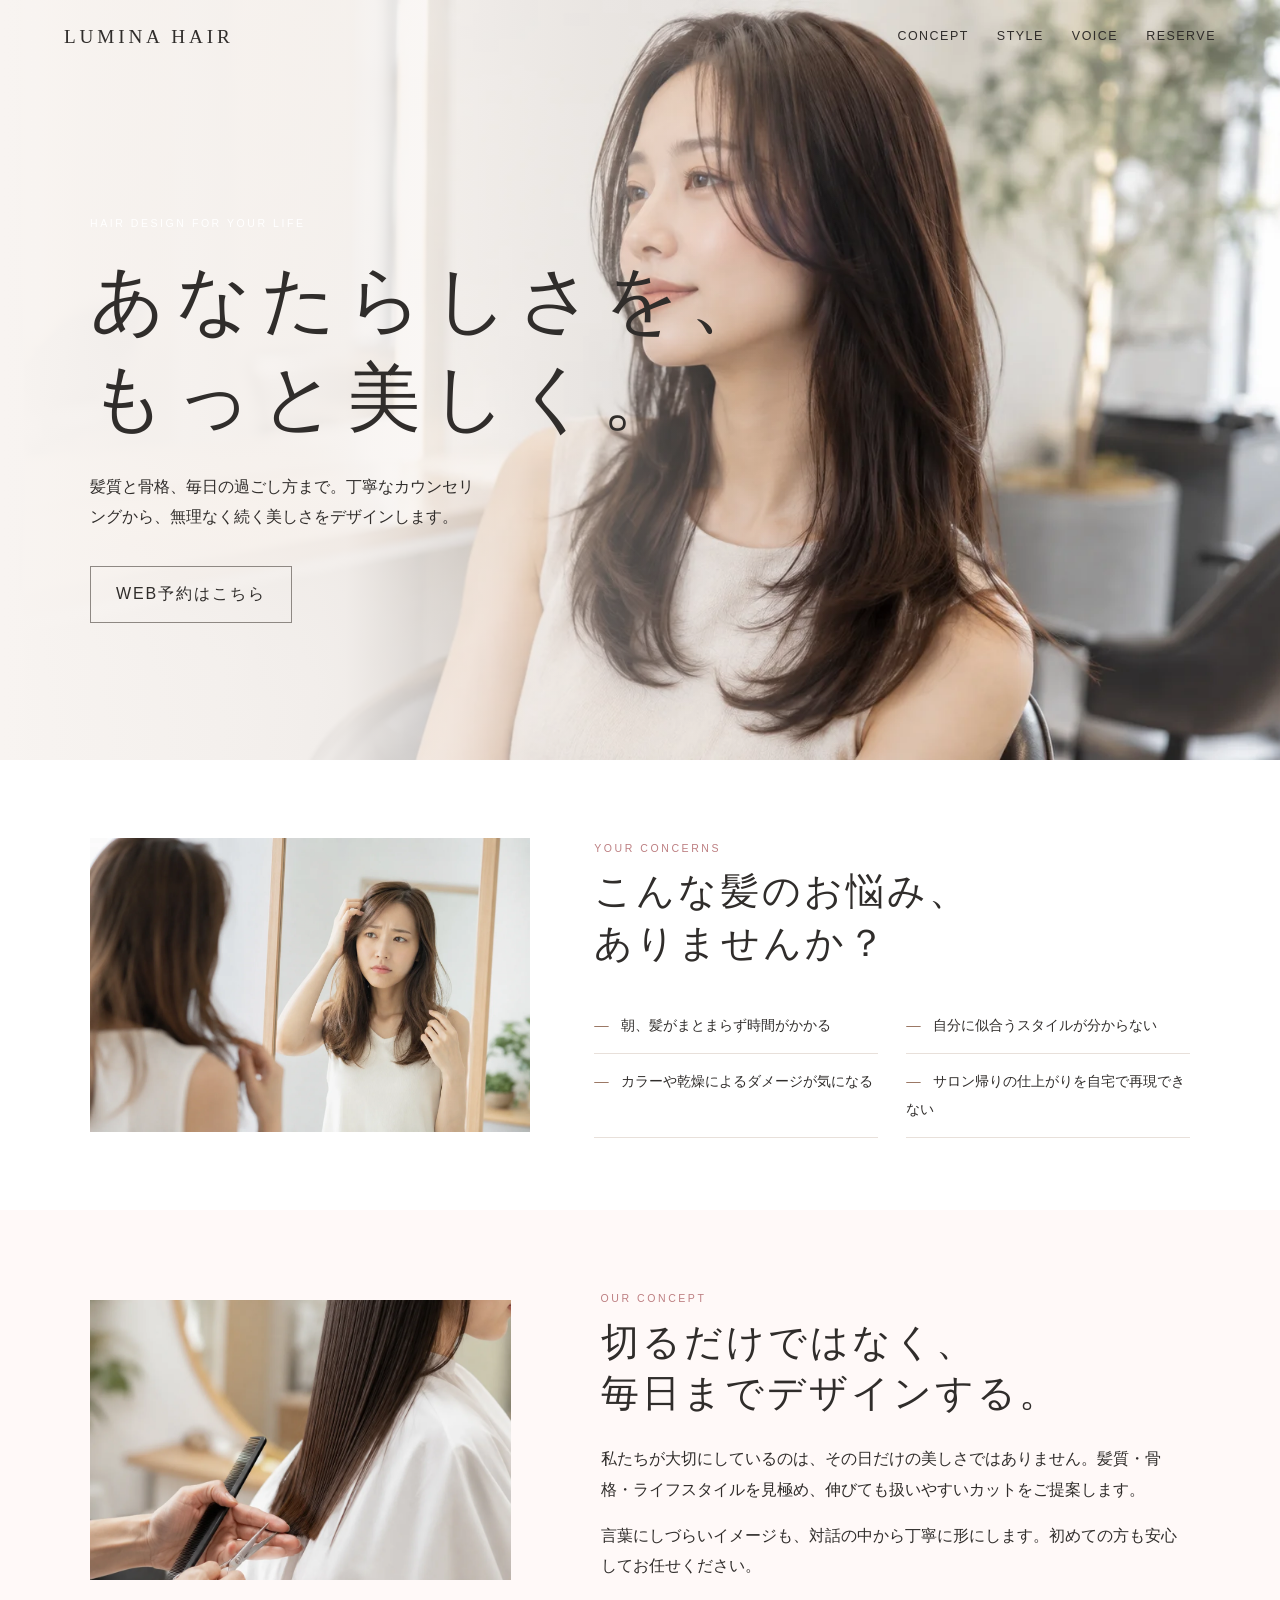
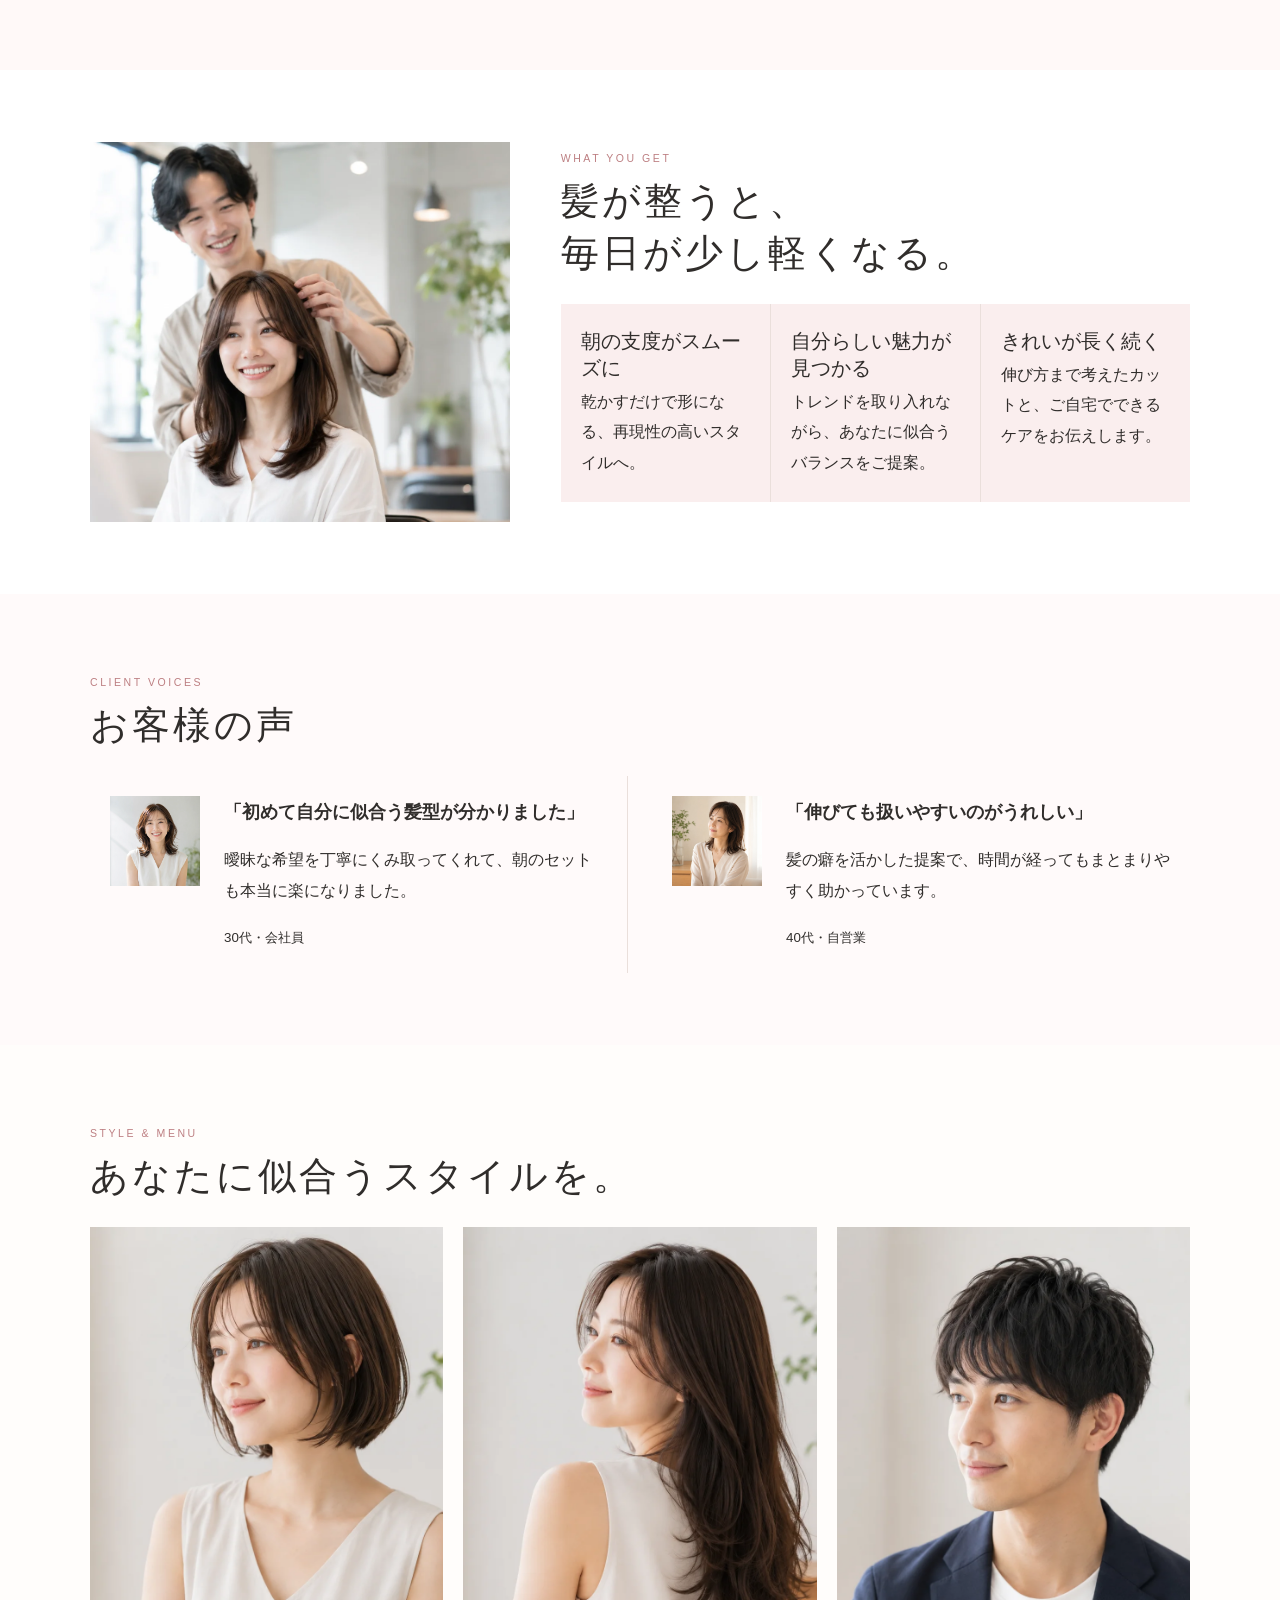
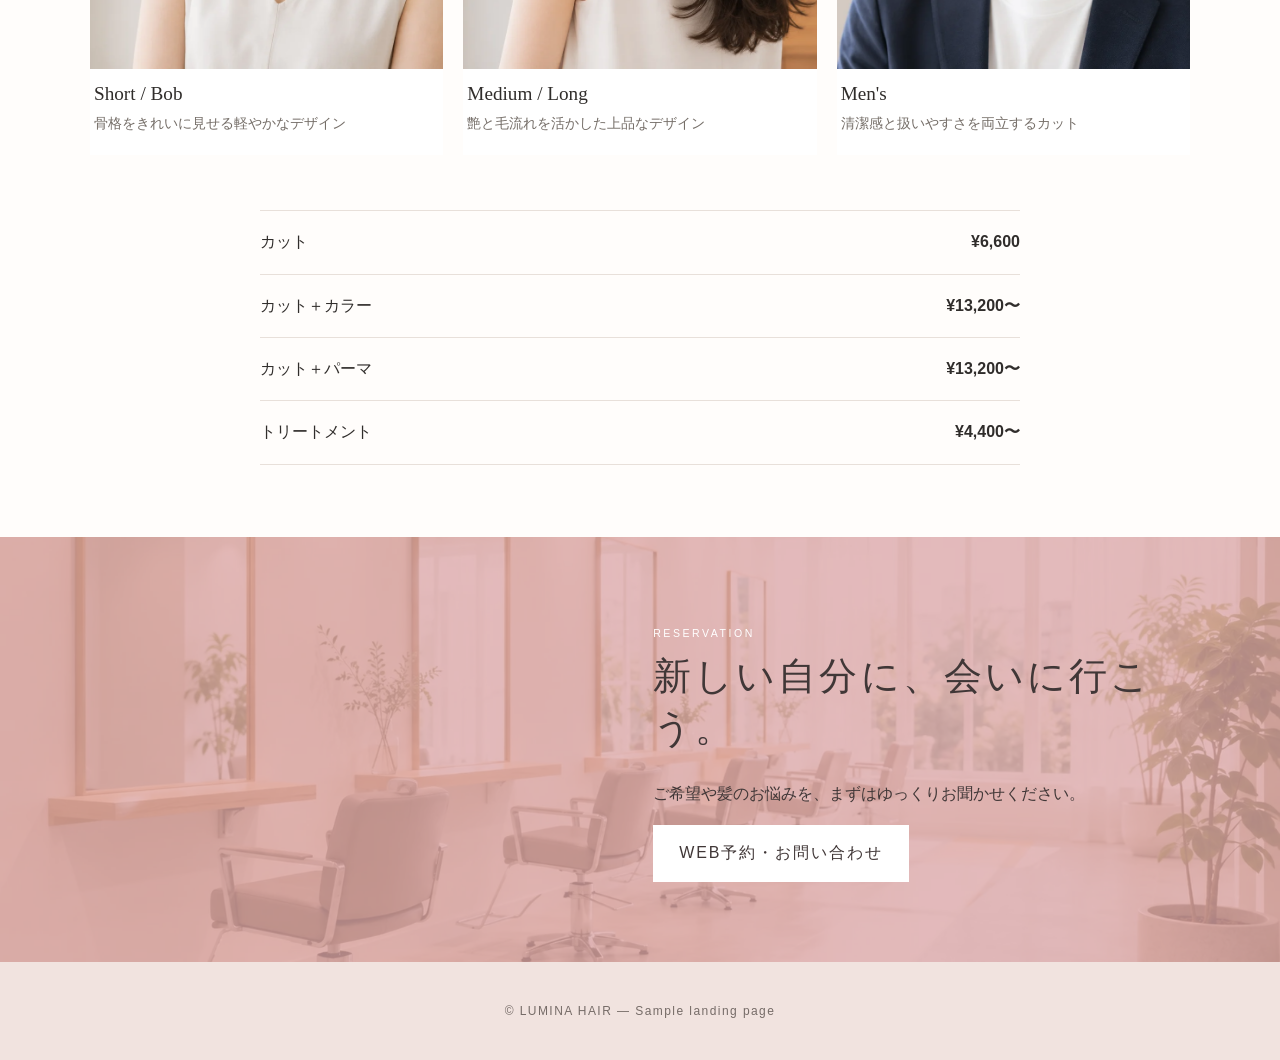
<file: samples/hair-salon/index.html>
<!doctype html>
<html lang="ja">
<head>
  <meta charset="utf-8">
  <meta name="viewport" content="width=device-width,initial-scale=1">
  <title>LUMINA HAIR | あなたらしさを、もっと美しく</title>
  <meta name="description" content="髪質と骨格に寄り添い、毎日扱いやすいスタイルをご提案する美容室です。">
  <style>
    :root{--ink:#292623;--muted:#756e68;--paper:#faf8f5;--white:#fff;--accent:#9b7865;--line:#e8e0da;--serif:"Yu Mincho","Hiragino Mincho ProN",serif;--sans:"Noto Sans JP","Yu Gothic",sans-serif}
    *{box-sizing:border-box}html{scroll-behavior:smooth}body{margin:0;color:var(--ink);background:var(--paper);font-family:var(--sans);line-height:1.9}img{display:block;width:100%;object-fit:cover}a{color:inherit;text-decoration:none}.wrap{width:min(1120px,calc(100% - 40px));margin:auto}.eyebrow{font-size:.72rem;letter-spacing:.24em;color:var(--accent);text-transform:uppercase}.title{margin:.25rem 0 2rem;font:400 clamp(2rem,4vw,3.5rem)/1.35 var(--serif);letter-spacing:.08em}.btn{display:inline-flex;align-items:center;justify-content:center;min-width:210px;padding:15px 24px;background:var(--ink);color:#fff;letter-spacing:.12em;border:1px solid var(--ink);transition:.2s}.btn:hover{background:var(--accent);border-color:var(--accent)}section{padding:100px 0}
    header{position:fixed;inset:0 0 auto;z-index:10;display:flex;align-items:center;justify-content:space-between;padding:20px 4vw;color:#fff;background:linear-gradient(#0006,transparent)}.logo{font:500 1.2rem var(--serif);letter-spacing:.2em}nav{display:flex;gap:28px;font-size:.78rem;letter-spacing:.12em}.hero{position:relative;min-height:100svh;display:grid;align-items:end;color:#fff;background:#222}.hero img{position:absolute;inset:0;height:100%;filter:brightness(.72)}.hero:after{content:"";position:absolute;inset:0;background:linear-gradient(90deg,#241f1a99 0%,transparent 62%),linear-gradient(0deg,#241f1a77,transparent 45%)}.hero__copy{position:relative;z-index:1;width:min(1120px,calc(100% - 40px));margin:0 auto;padding:0 0 11vh}.hero h1{margin:14px 0 24px;font:400 clamp(2.7rem,7vw,6.3rem)/1.25 var(--serif);letter-spacing:.12em}.hero p{max-width:500px;margin-bottom:34px}.hero .btn{background:#fff;color:var(--ink);border-color:#fff}
    .empathy{background:#fff}.split{display:grid;grid-template-columns:1fr 1fr;gap:7vw;align-items:center}.split img{aspect-ratio:4/3}.checks{display:grid;gap:12px;margin:28px 0 0;padding:0;list-style:none}.checks li{padding:14px 0;border-bottom:1px solid var(--line)}.checks li:before{content:"—";margin-right:12px;color:var(--accent)}.concept .split{grid-template-columns:.88fr 1.12fr}.concept img{aspect-ratio:4/5}.benefit{background:#eee8e2}.benefit__grid{display:grid;grid-template-columns:1.25fr 1fr;gap:4vw}.benefit__grid img{height:100%;min-height:460px}.benefit__cards{display:grid;gap:18px}.benefit__card{padding:28px;background:#ffffffaa;border:1px solid #fff}.benefit__card b{display:block;font:400 1.25rem var(--serif);margin-bottom:5px}
    .voices{background:#fff}.voice-grid{display:grid;grid-template-columns:repeat(2,1fr);gap:24px}.voice{display:grid;grid-template-columns:150px 1fr;gap:24px;padding:24px;border:1px solid var(--line)}.voice img{aspect-ratio:1}.voice strong{display:block;margin-bottom:8px;font-family:var(--serif);font-size:1.1rem}.styles-grid{display:grid;grid-template-columns:repeat(3,1fr);gap:20px}.style-card{background:#fff}.style-card img{aspect-ratio:3/2}.style-card div{padding:20px}.style-card h3{margin:0;font:400 1.2rem var(--serif)}.style-card p{margin:5px 0;color:var(--muted);font-size:.88rem}.price{margin-top:45px;border-top:1px solid var(--line)}.price div{display:grid;grid-template-columns:1fr auto;padding:16px 0;border-bottom:1px solid var(--line)}.cta{position:relative;padding:120px 0;color:#fff;text-align:center;background:#222;overflow:hidden}.cta img{position:absolute;inset:0;height:100%;filter:brightness(.42)}.cta__in{position:relative}.cta .btn{background:#fff;color:var(--ink);border-color:#fff}footer{padding:38px 20px;text-align:center;font-size:.75rem;letter-spacing:.12em;background:#211f1d;color:#ddd}
    /* プリセット完成見本に合わせた美容室デザイン */
    body{background:#fffdfb;color:#302d2b}.wrap{width:min(1100px,calc(100% - 56px))}section{padding:72px 0}.eyebrow{color:#bd7f82;font-size:.66rem}.title{font-size:clamp(1.8rem,3vw,2.7rem);margin-bottom:1.5rem}header{position:absolute;color:#302d2b;background:transparent;text-shadow:none;padding:25px 5vw}.hero{min-height:620px;height:72vw;max-height:760px;color:#302d2b;background:#f6f0ec}.hero img{filter:none;object-position:62% center}.hero:after{background:linear-gradient(90deg,#f8f4f1 0%,#f8f4f1e8 27%,#f8f4f155 47%,transparent 66%)}.hero__copy{align-self:center;margin-top:70px;padding:0;width:min(1100px,calc(100% - 56px))}.hero h1{font-size:clamp(2.8rem,5.8vw,5.6rem);line-height:1.32;letter-spacing:.13em}.hero p{max-width:390px}.hero .btn,.btn{background:transparent;color:#302d2b;border:1px solid #8e8883;padding:12px 25px;min-width:190px}.empathy{background:#fff}.empathy .split{grid-template-columns:.85fr 1.15fr;gap:5vw}.empathy .split img{aspect-ratio:3/2}.checks{grid-template-columns:repeat(2,1fr);gap:0 28px}.checks li{font-size:.9rem}.concept{background:#fff9f8}.concept .split{grid-template-columns:1fr 1.4fr}.concept img{aspect-ratio:3/2}.benefit{background:#fff}.benefit__grid{grid-template-columns:1fr 1.5fr}.benefit__grid img{min-height:380px}.benefit__cards{grid-template-columns:repeat(3,1fr);align-self:center;gap:0}.benefit__card{padding:24px 20px;border:0;border-left:1px solid #eadfdb;background:#faeeee}.benefit__card:first-child{border-left:0}.voices{background:#fffafa}.voice{grid-template-columns:90px 1fr;padding:20px;border:0;border-right:1px solid #eadfdb;background:transparent}.voice:last-child{border-right:0}.style-card{background:#fff}.style-card div{padding:14px 4px}.style-card img{aspect-ratio:4/5}.price{max-width:760px;margin:55px auto 0}.cta{padding:80px 0;color:#403737;text-align:left;background:#dca7a8}.cta img{filter:none;opacity:.22;object-position:center}.cta .btn{background:#fff;color:#403737;border-color:#fff}.cta__in{padding-left:44%}footer{background:#f1e3df;color:#756b67}
    @media(max-width:760px){header nav{display:none}.wrap,.hero__copy{width:min(100% - 34px,1100px)}section{padding:58px 0}.hero{height:780px;max-height:none}.hero img{object-position:68% center}.hero:after{background:linear-gradient(0deg,#faf6f2 0%,#faf6f2ed 36%,transparent 72%)}.hero__copy{align-self:end;padding-bottom:45px}.hero h1{font-size:2.55rem}.split,.concept .split,.empathy .split,.benefit__grid{grid-template-columns:1fr}.split img{order:-1}.checks,.benefit__cards,.voice-grid,.styles-grid{grid-template-columns:1fr}.benefit__card{border-left:0;border-top:1px solid #eadfdb}.voice{grid-template-columns:85px 1fr;border-right:0;border-bottom:1px solid #eadfdb}.style-card img{aspect-ratio:3/2}.cta{text-align:center}.cta__in{padding-left:0}.title{font-size:1.9rem}}
  </style>
</head>
<body>
  <header><a class="logo" href="#top">LUMINA HAIR</a><nav><a href="#concept">CONCEPT</a><a href="#style">STYLE</a><a href="#voice">VOICE</a><a href="#reserve">RESERVE</a></nav></header>
  <main>
    <section class="hero" id="top"><img src="images/fv.webp" alt="自然な艶と毛流れのロングヘア"><div class="hero__copy"><span class="eyebrow" style="color:#fff">Hair design for your life</span><h1>あなたらしさを、<br>もっと美しく。</h1><p>髪質と骨格、毎日の過ごし方まで。丁寧なカウンセリングから、無理なく続く美しさをデザインします。</p><a class="btn" href="#reserve">WEB予約はこちら</a></div></section>
    <section class="empathy"><div class="wrap split"><img src="images/empathy.webp" alt="髪の悩みを感じる女性"><div><span class="eyebrow">Your concerns</span><h2 class="title">こんな髪のお悩み、<br>ありませんか？</h2><ul class="checks"><li>朝、髪がまとまらず時間がかかる</li><li>自分に似合うスタイルが分からない</li><li>カラーや乾燥によるダメージが気になる</li><li>サロン帰りの仕上がりを自宅で再現できない</li></ul></div></div></section>
    <section class="concept" id="concept"><div class="wrap split"><img src="images/concept.webp" alt="美容師の丁寧なカット"><div><span class="eyebrow">Our concept</span><h2 class="title">切るだけではなく、<br>毎日までデザインする。</h2><p>私たちが大切にしているのは、その日だけの美しさではありません。髪質・骨格・ライフスタイルを見極め、伸びても扱いやすいカットをご提案します。</p><p>言葉にしづらいイメージも、対話の中から丁寧に形にします。初めての方も安心してお任せください。</p></div></div></section>
    <section class="benefit"><div class="wrap benefit__grid"><img src="images/benefit.webp" alt="理想のヘアスタイルを楽しむ女性"><div><span class="eyebrow">What you get</span><h2 class="title">髪が整うと、<br>毎日が少し軽くなる。</h2><div class="benefit__cards"><div class="benefit__card"><b>朝の支度がスムーズに</b>乾かすだけで形になる、再現性の高いスタイルへ。</div><div class="benefit__card"><b>自分らしい魅力が見つかる</b>トレンドを取り入れながら、あなたに似合うバランスをご提案。</div><div class="benefit__card"><b>きれいが長く続く</b>伸び方まで考えたカットと、ご自宅でできるケアをお伝えします。</div></div></div></div></section>
    <section class="voices" id="voice"><div class="wrap"><span class="eyebrow">Client voices</span><h2 class="title">お客様の声</h2><div class="voice-grid"><article class="voice"><img src="images/proof-1.webp" alt="お客様イメージ"><div><strong>「初めて自分に似合う髪型が分かりました」</strong><p>曖昧な希望を丁寧にくみ取ってくれて、朝のセットも本当に楽になりました。</p><small>30代・会社員</small></div></article><article class="voice"><img src="images/proof-2.webp" alt="お客様イメージ"><div><strong>「伸びても扱いやすいのがうれしい」</strong><p>髪の癖を活かした提案で、時間が経ってもまとまりやすく助かっています。</p><small>40代・自営業</small></div></article></div></div></section>
    <section id="style"><div class="wrap"><span class="eyebrow">Style & menu</span><h2 class="title">あなたに似合うスタイルを。</h2><div class="styles-grid"><article class="style-card"><img src="images/menu-1.webp" alt="ショート・ボブスタイル"><div><h3>Short / Bob</h3><p>骨格をきれいに見せる軽やかなデザイン</p></div></article><article class="style-card"><img src="images/menu-2.webp" alt="ミディアム・ロングスタイル"><div><h3>Medium / Long</h3><p>艶と毛流れを活かした上品なデザイン</p></div></article><article class="style-card"><img src="images/menu-3.webp" alt="メンズスタイル"><div><h3>Men's</h3><p>清潔感と扱いやすさを両立するカット</p></div></article></div><div class="price"><div><span>カット</span><b>¥6,600</b></div><div><span>カット＋カラー</span><b>¥13,200〜</b></div><div><span>カット＋パーマ</span><b>¥13,200〜</b></div><div><span>トリートメント</span><b>¥4,400〜</b></div></div></div></section>
    <section class="cta" id="reserve"><img src="images/cta.webp" alt="美容室の落ち着いた空間"><div class="wrap cta__in"><span class="eyebrow" style="color:#fff">Reservation</span><h2 class="title">新しい自分に、会いに行こう。</h2><p>ご希望や髪のお悩みを、まずはゆっくりお聞かせください。</p><a class="btn" href="mailto:reserve@example.com">WEB予約・お問い合わせ</a></div></section>
  </main>
  <footer>© LUMINA HAIR — Sample landing page</footer>
</body>
</html>
</file>
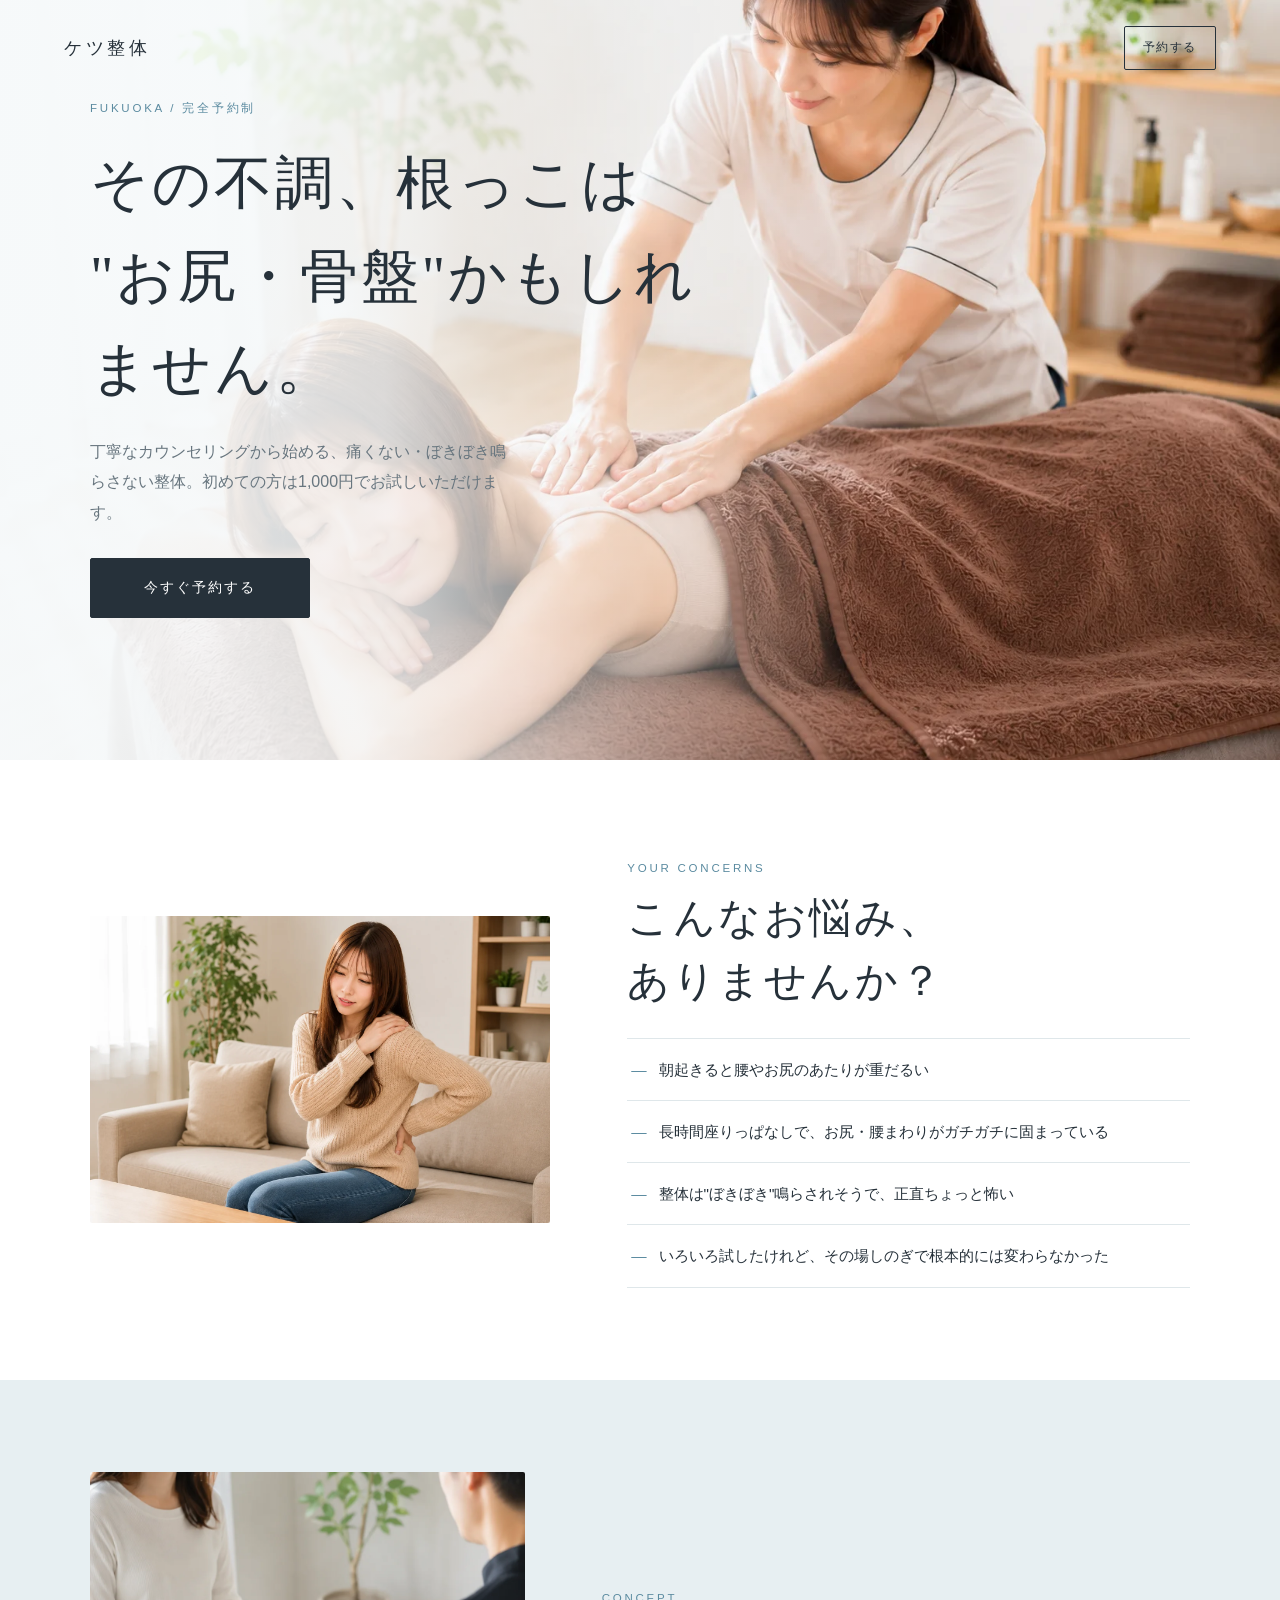
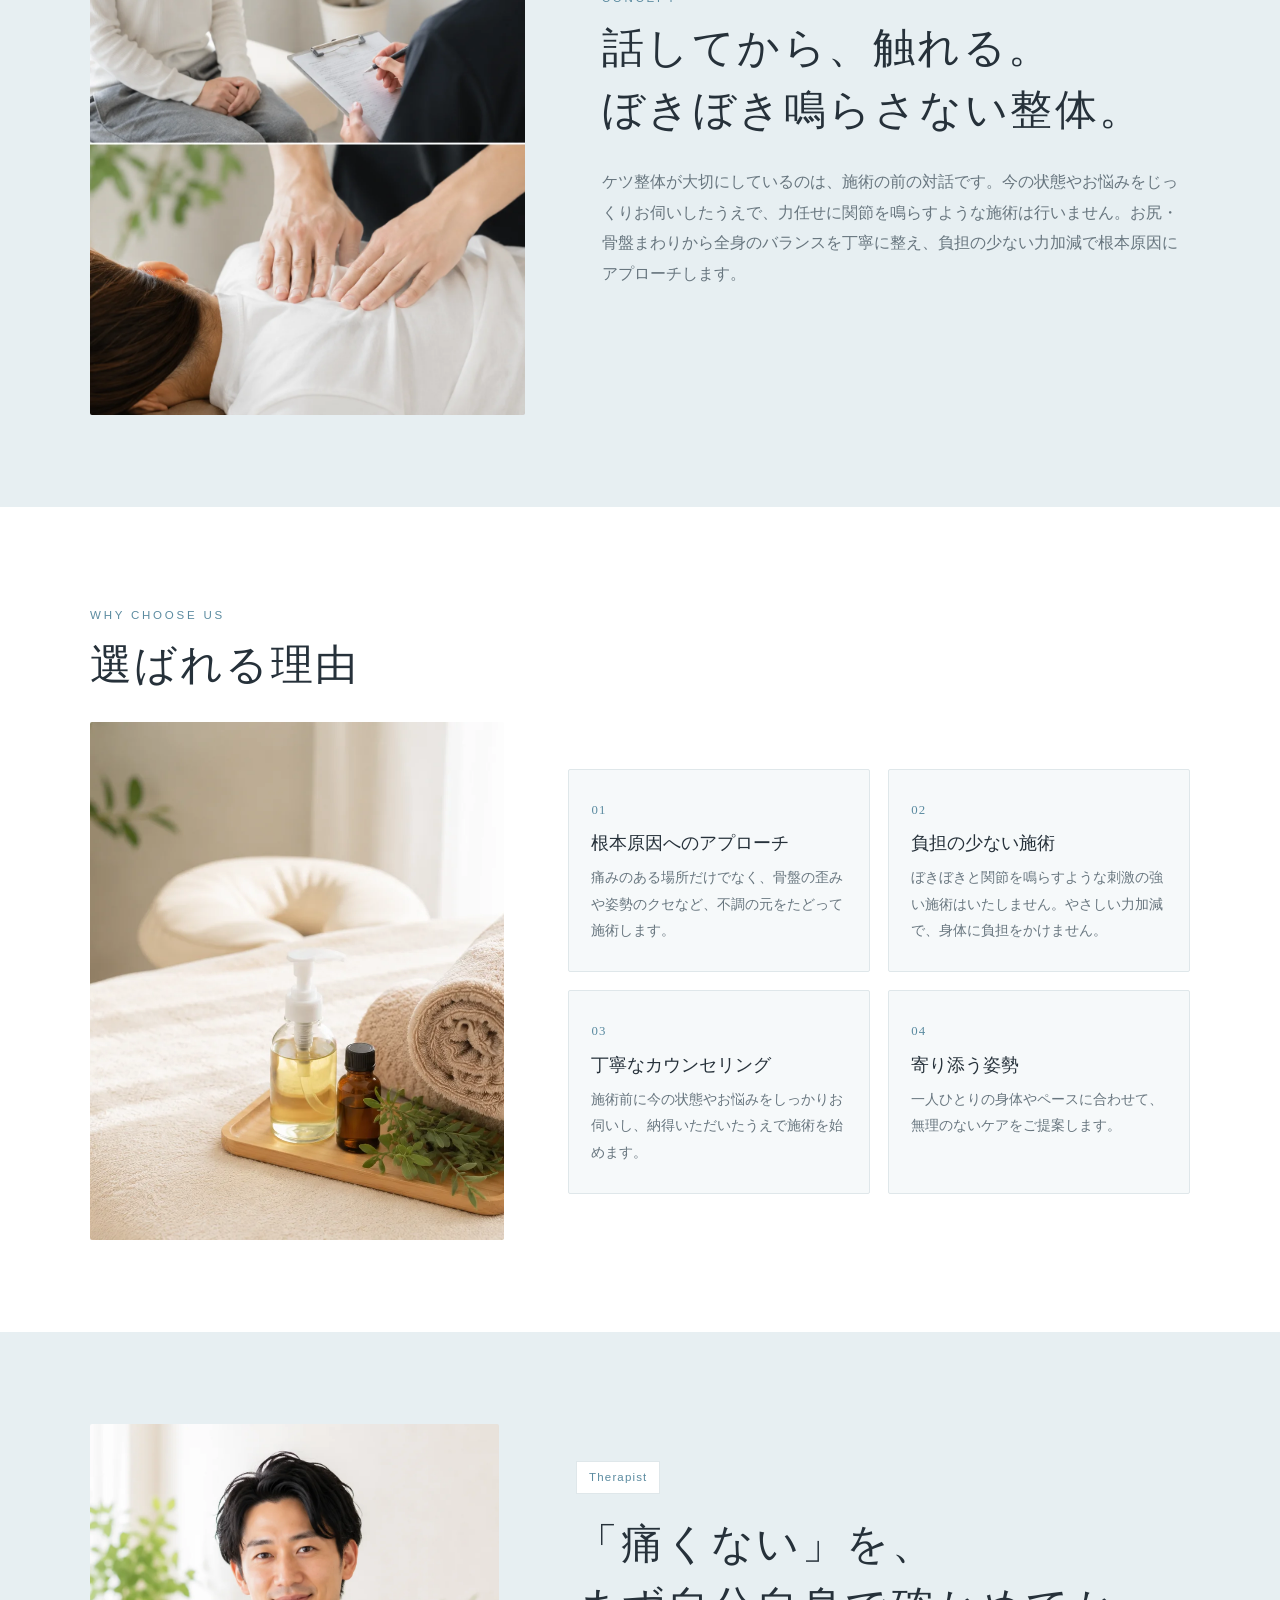
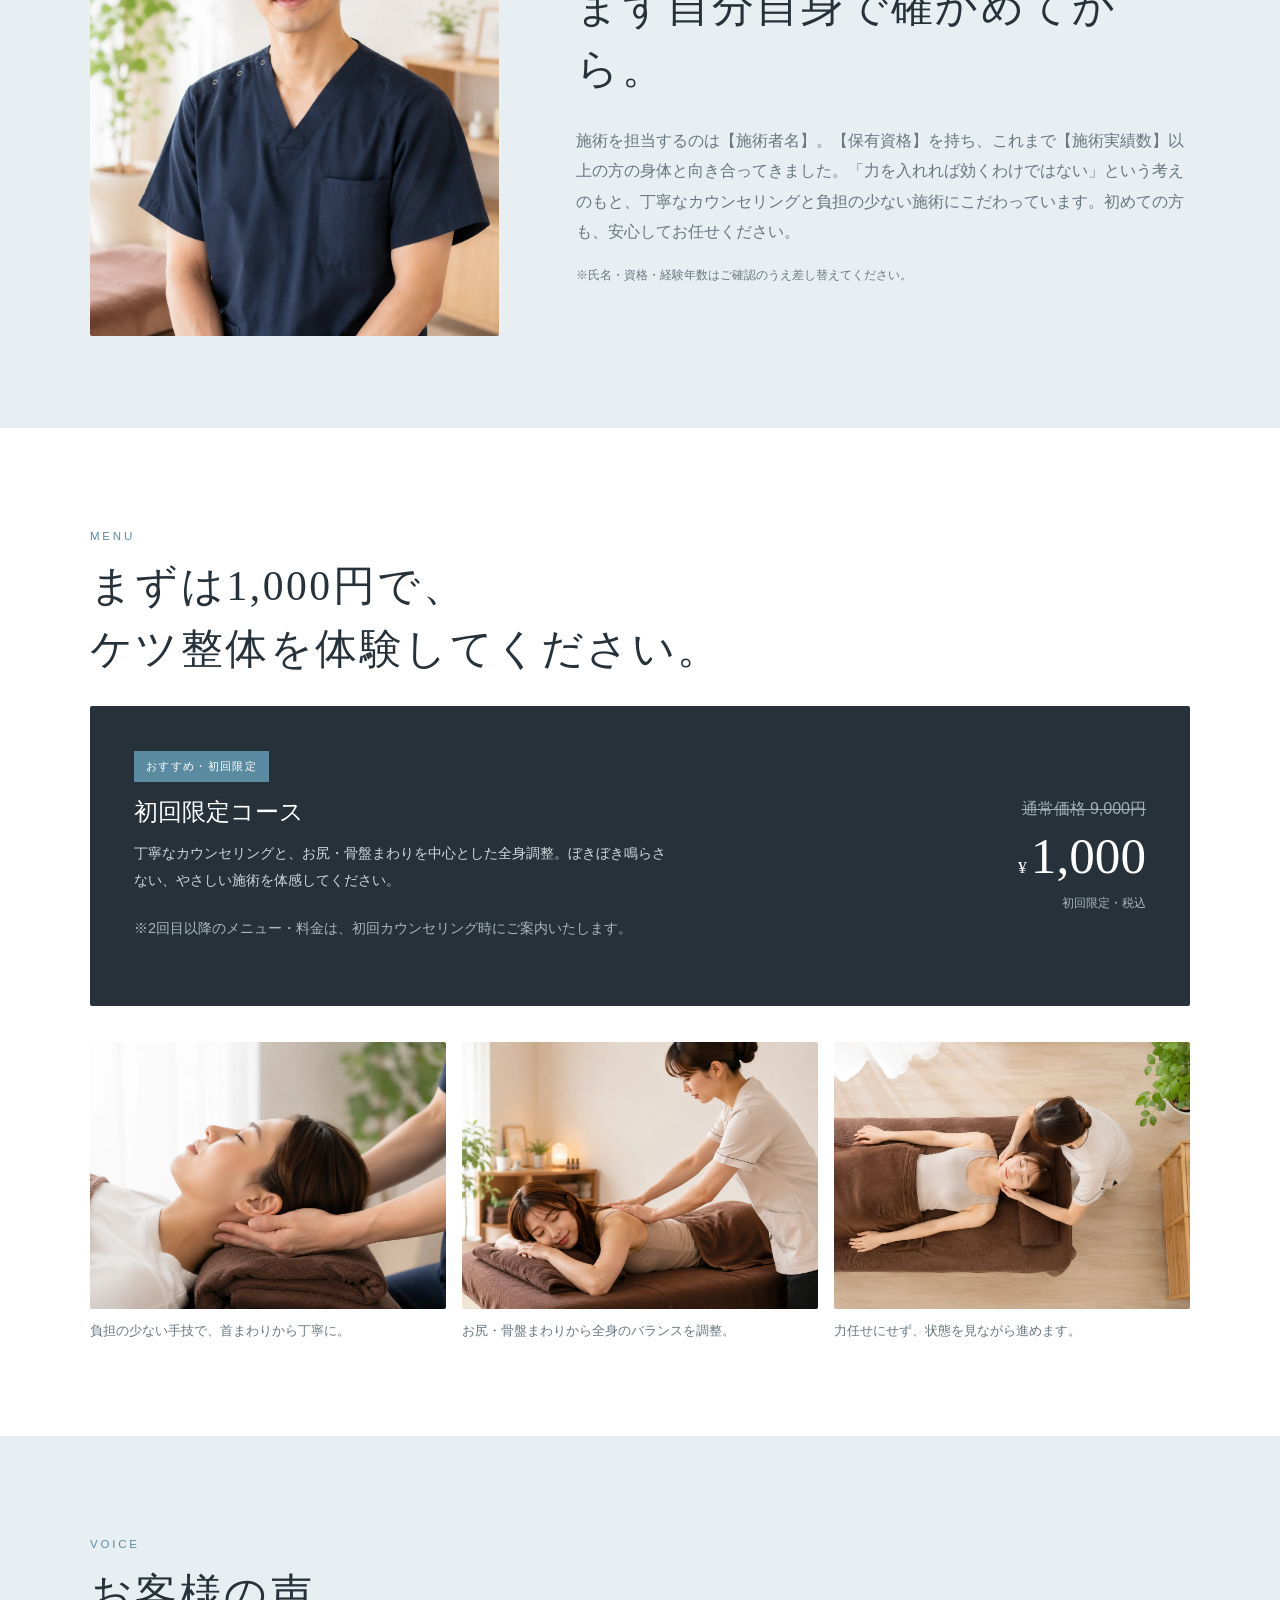
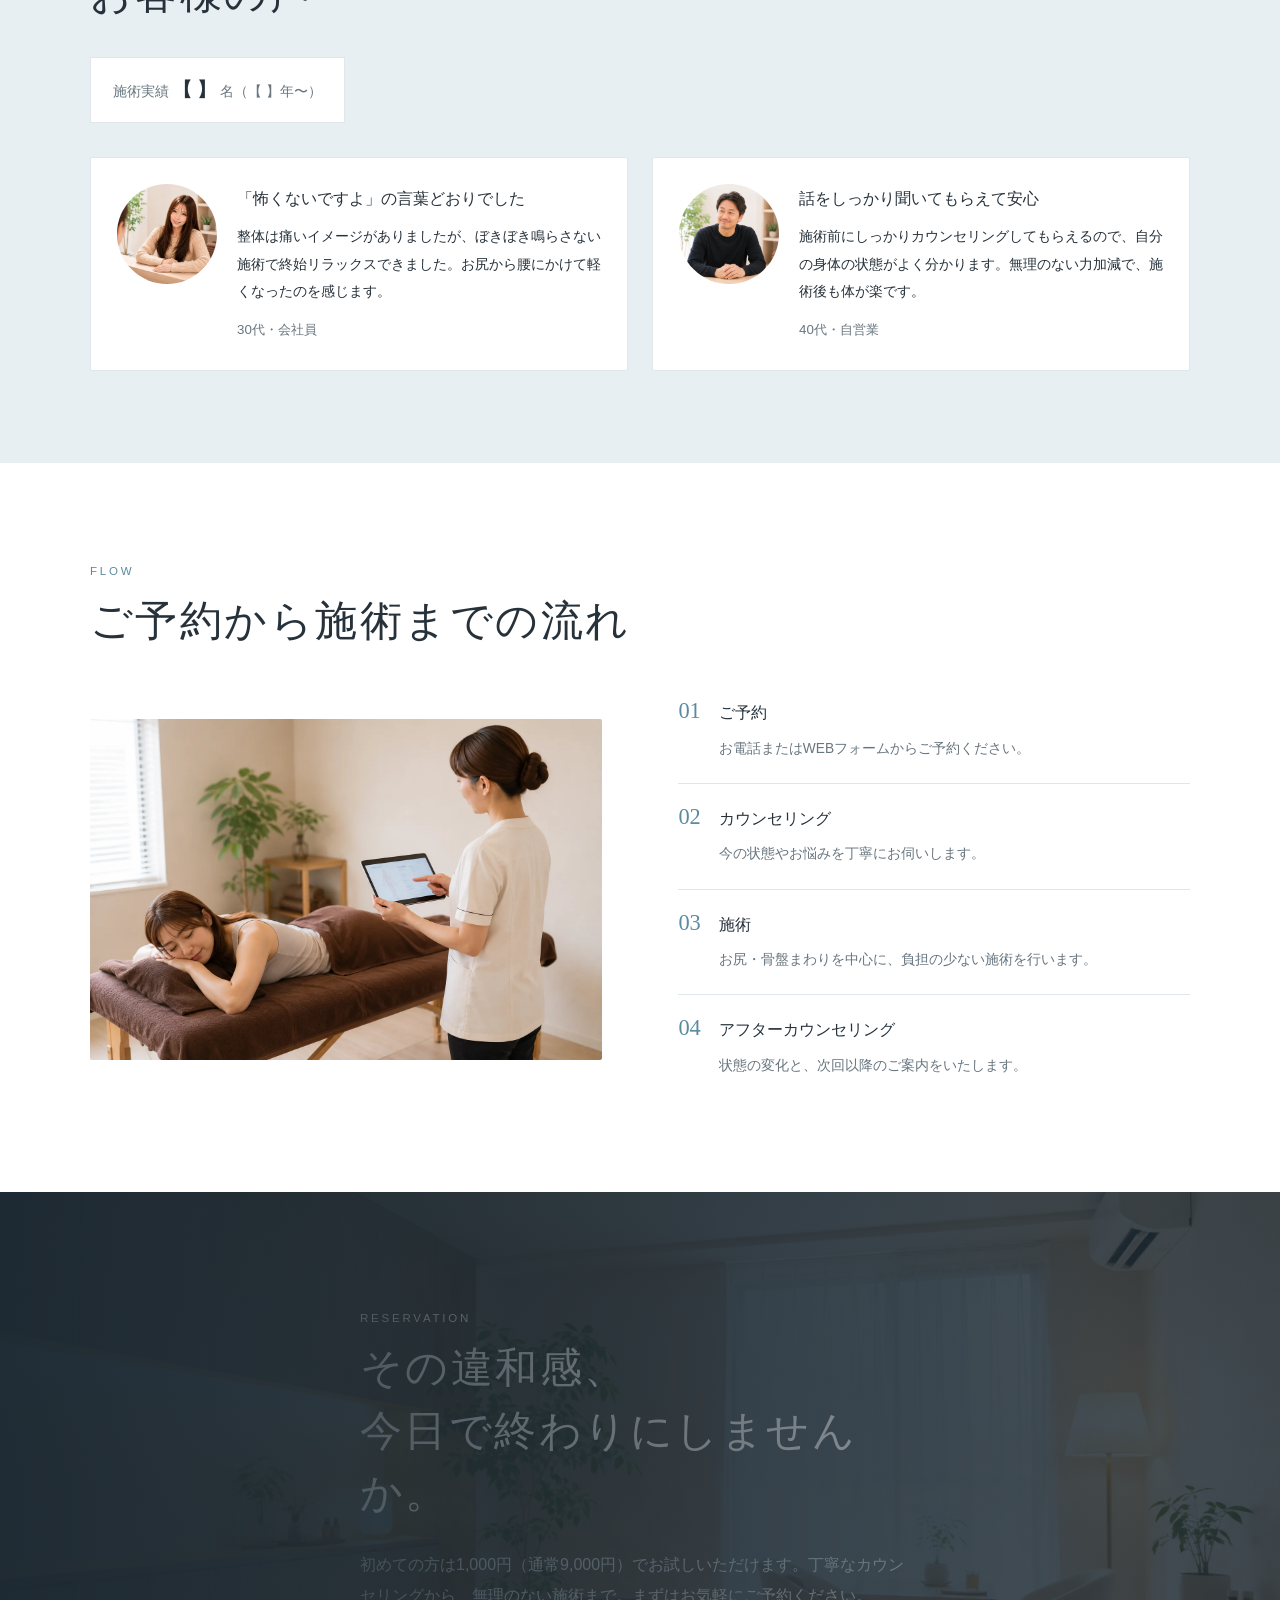
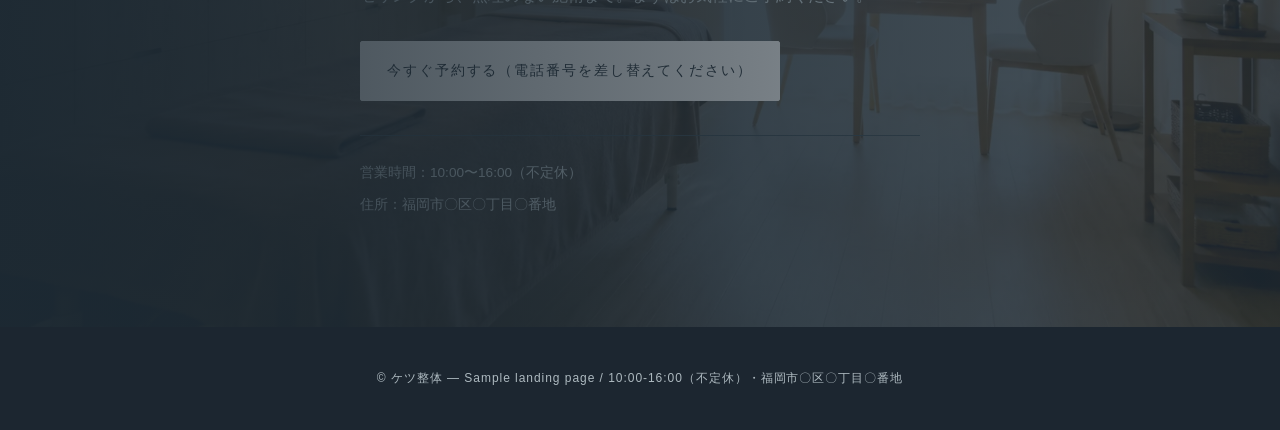
<file: samples/ketsu-seitai/index.html>
<!doctype html>
<html lang="ja">
<head>
<meta charset="utf-8">
<meta name="viewport" content="width=device-width,initial-scale=1">
<title>ケツ整体 | 話してから、触れる。ぼきぼき鳴らさない整体</title>
<meta name="description" content="福岡市の整体サロン「ケツ整体」。丁寧なカウンセリングと、痛くない・ぼきぼき鳴らさない施術で根本原因にアプローチ。初回限定1,000円。">
<style>
:root{
  --ink:#26313a; --muted:#68767f; --paper:#f6f9fa; --white:#fff;
  --accent:#5b8ba0; --accent-soft:#e7eff2; --line:#dfe7ea;
  --serif:"Yu Mincho","Hiragino Mincho ProN",serif;
  --sans:"Noto Sans JP","Yu Gothic",sans-serif;
}
*{box-sizing:border-box}
html{scroll-behavior:smooth}
body{margin:0;color:var(--ink);background:var(--paper);font-family:var(--sans);line-height:1.9}
img{display:block;width:100%;object-fit:cover}
a{color:inherit;text-decoration:none}
.wrap{width:min(1100px,calc(100% - 40px));margin:auto}
.eyebrow{font-size:.72rem;letter-spacing:.24em;color:var(--accent);text-transform:uppercase}
.title{margin:.3rem 0 1.6rem;font:400 clamp(1.7rem,3.4vw,2.6rem)/1.5 var(--serif);letter-spacing:.06em}
.lead{color:var(--muted);max-width:44em}
.btn{display:inline-flex;align-items:center;justify-content:center;min-width:220px;padding:16px 26px;background:var(--ink);color:#fff;letter-spacing:.14em;font-size:.85rem;border:1px solid var(--ink);border-radius:2px;transition:.2s}
.btn:hover{background:var(--accent);border-color:var(--accent)}
section{padding:92px 0}
.note{font-size:.78rem;color:var(--muted)}

header{position:absolute;inset:0 0 auto;z-index:10;display:flex;align-items:center;justify-content:space-between;padding:26px 5vw}
.logo{font:500 1.15rem var(--serif);letter-spacing:.2em;color:var(--ink)}
header .btn{min-width:0;padding:10px 18px;font-size:.72rem;background:transparent;color:var(--ink);border-color:var(--ink)}

.hero{position:relative;min-height:640px;height:82vw;max-height:760px;display:grid;align-items:end;background:#eef3f4;color:var(--ink)}
.hero img{position:absolute;inset:0;height:100%;object-position:62% center}
.hero:after{content:"";position:absolute;inset:0;background:linear-gradient(90deg,#f6f9faf5 0%,#f6f9fad9 30%,#f6f9fa66 50%,transparent 68%)}
.hero__copy{position:relative;z-index:1;width:min(1100px,calc(100% - 40px));margin:0 auto;padding:0 0 9vh}
.hero h1{margin:16px 0 22px;font:400 clamp(2.1rem,4.6vw,3.6rem)/1.6 var(--serif);letter-spacing:.05em;max-width:11em}
.hero p{max-width:420px;margin-bottom:30px;color:var(--muted)}

.split{display:grid;grid-template-columns:1fr 1fr;gap:6vw;align-items:center}
.empathy{background:#fff}
.empathy .split{grid-template-columns:.9fr 1.1fr}
.empathy img{aspect-ratio:3/2;border-radius:2px}
.checks{display:grid;gap:0;margin:26px 0 0;padding:0;list-style:none;border-top:1px solid var(--line)}
.checks li{padding:16px 4px;border-bottom:1px solid var(--line);font-size:.96rem}
.checks li:before{content:"—";margin-right:12px;color:var(--accent)}

.concept{background:var(--accent-soft)}
.concept .split{grid-template-columns:.85fr 1.15fr}
.concept img{aspect-ratio:4/5;border-radius:2px}

.benefit{background:#fff}
.benefit__layout{display:grid;grid-template-columns:.8fr 1.2fr;gap:5vw;align-items:center;margin-top:10px}
.benefit__layout>img{aspect-ratio:4/5;border-radius:2px}
.benefit__grid{display:grid;grid-template-columns:repeat(2,1fr);gap:18px}
.benefit__card{padding:28px 22px;background:var(--paper);border:1px solid var(--line);border-radius:2px}
.benefit__card b{display:block;font:400 1.1rem var(--serif);margin-bottom:9px}
.benefit__card p{margin:0;color:var(--muted);font-size:.87rem}
.benefit__num{display:block;font-family:var(--serif);color:var(--accent);font-size:.8rem;margin-bottom:9px;letter-spacing:.1em}

.profile{background:var(--accent-soft)}
.profile .split{grid-template-columns:.8fr 1.2fr}
.profile img{aspect-ratio:4/5;border-radius:2px}
.profile .role{display:inline-block;margin-bottom:14px;padding:5px 12px;background:var(--white);border:1px solid var(--line);font-size:.72rem;letter-spacing:.1em;color:var(--accent)}

.menu{background:#fff}
.price-card{margin-top:10px;padding:44px;background:var(--ink);color:#fff;border-radius:2px;display:grid;gap:24px;grid-template-columns:1.2fr 1fr;align-items:center}
.price-card .badge{display:inline-block;margin-bottom:14px;padding:5px 12px;background:var(--accent);font-size:.7rem;letter-spacing:.12em}
.price-card h3{margin:0 0 12px;font:400 1.5rem var(--serif)}
.price-card p{margin:0 0 20px;color:#cfd9dd;font-size:.9rem}
.price-figures{text-align:right}
.price-old{display:block;color:#9fb0b6;text-decoration:line-through;font-size:1rem}
.price-new{display:block;font:400 3.2rem/1 var(--serif);margin:6px 0}
.price-new small{font-size:1.1rem;margin-right:4px}
.price-card .note{color:#a9b8bd}
.gallery3{display:grid;grid-template-columns:repeat(3,1fr);gap:16px;margin-top:36px}
.gallery3 figure{margin:0}
.gallery3 img{aspect-ratio:4/3;border-radius:2px}
.gallery3 figcaption{margin-top:10px;font-size:.82rem;color:var(--muted)}

.voices{background:var(--accent-soft)}
.stat{display:inline-block;margin:6px 0 0;padding:14px 22px;background:#fff;border:1px solid var(--line);font-size:.85rem;color:var(--muted)}
.stat b{color:var(--ink);font-family:var(--serif);font-size:1.2rem;margin:0 4px}
.voice-grid{display:grid;grid-template-columns:repeat(2,1fr);gap:24px;margin-top:34px}
.voice{display:grid;grid-template-columns:100px 1fr;gap:20px;padding:26px;background:#fff;border:1px solid var(--line);border-radius:2px}
.voice img{aspect-ratio:1;border-radius:50%}
.voice strong{display:block;margin-bottom:8px;font-family:var(--serif);font-size:1.02rem;font-weight:400}
.voice p{margin:0 0 8px;font-size:.9rem;color:var(--ink)}
.voice small{color:var(--muted)}

.flow{background:#fff}
.flow__grid{display:grid;grid-template-columns:1fr 1fr;gap:6vw;align-items:center;margin-top:10px}
.flow img{aspect-ratio:3/2;border-radius:2px}
.steps{display:grid;gap:0;padding:0;margin:0;list-style:none}
.steps li{display:grid;grid-template-columns:auto 1fr;gap:18px;padding:20px 0;border-bottom:1px solid var(--line)}
.steps li:last-child{border-bottom:0}
.steps b{font:400 1.4rem var(--serif);color:var(--accent)}
.steps span{display:block}
.steps strong{display:block;margin-bottom:4px;font-weight:500}
.steps small{color:var(--muted);font-size:.86rem}

.cta{position:relative;padding:110px 0;color:#fff;text-align:left;background:#22303a;overflow:hidden}
.cta img{position:absolute;inset:0;height:100%;object-fit:cover;opacity:.28}
.cta:after{content:"";position:absolute;inset:0;background:linear-gradient(90deg,#1c2933ee 0%,#1c293399 60%,#1c293355 100%)}
.cta__in{position:relative;max-width:560px}
.cta h2{color:#fff}
.cta p{color:#c7d3d7;margin-bottom:30px}
.cta .btn{background:#fff;color:var(--ink);border-color:#fff}
.cta__meta{margin-top:34px;padding-top:24px;border-top:1px solid #3a4a54;font-size:.85rem;color:#c7d3d7;display:grid;gap:6px}

footer{padding:40px 20px;text-align:center;font-size:.75rem;letter-spacing:.08em;background:#1c2630;color:#aebac0}

@media(max-width:820px){
  section{padding:64px 0}
  .split,.empathy .split,.concept .split,.profile .split,.flow__grid,.benefit__layout{grid-template-columns:1fr}
  .split img,.benefit__layout>img{order:-1}
  .checks{grid-template-columns:1fr}
  .benefit__grid{grid-template-columns:1fr 1fr}
  .gallery3{grid-template-columns:1fr}
  .voice-grid{grid-template-columns:1fr}
  .price-card{grid-template-columns:1fr}
  .price-figures{text-align:left}
  .hero{height:820px;max-height:none}
  .hero:after{background:linear-gradient(0deg,#f6f9fa 0%,#f6f9faed 40%,transparent 74%)}
  .hero__copy{padding-bottom:50px}
  .cta__in{max-width:none}
}
</style>
</head>
<body>
<header>
  <a class="logo" href="#top">ケツ整体</a>
  <a class="btn" href="#reserve">予約する</a>
</header>
<main>

  <section class="hero" id="top">
    <img src="images/fv.webp" alt="ケツ整体の施術風景、お客様の背中を丁寧に施術する様子">
    <div class="hero__copy">
      <span class="eyebrow">Fukuoka / 完全予約制</span>
      <h1>その不調、根っこは<br>"お尻・骨盤"かもしれません。</h1>
      <p>丁寧なカウンセリングから始める、痛くない・ぼきぼき鳴らさない整体。初めての方は1,000円でお試しいただけます。</p>
      <a class="btn" href="#reserve">今すぐ予約する</a>
    </div>
  </section>

  <section class="empathy">
    <div class="wrap split">
      <img src="images/empathy.webp" alt="腰やお尻まわりの重だるさを感じる女性">
      <div>
        <span class="eyebrow">Your concerns</span>
        <h2 class="title">こんなお悩み、<br>ありませんか？</h2>
        <ul class="checks">
          <li>朝起きると腰やお尻のあたりが重だるい</li>
          <li>長時間座りっぱなしで、お尻・腰まわりがガチガチに固まっている</li>
          <li>整体は"ぼきぼき"鳴らされそうで、正直ちょっと怖い</li>
          <li>いろいろ試したけれど、その場しのぎで根本的には変わらなかった</li>
        </ul>
      </div>
    </div>
  </section>

  <section class="concept" id="concept">
    <div class="wrap split">
      <img src="images/concept.webp" alt="カウンセリングと丁寧な施術の様子">
      <div>
        <span class="eyebrow">Concept</span>
        <h2 class="title">話してから、触れる。<br>ぼきぼき鳴らさない整体。</h2>
        <p class="lead">ケツ整体が大切にしているのは、施術の前の対話です。今の状態やお悩みをじっくりお伺いしたうえで、力任せに関節を鳴らすような施術は行いません。お尻・骨盤まわりから全身のバランスを丁寧に整え、負担の少ない力加減で根本原因にアプローチします。</p>
      </div>
    </div>
  </section>

  <section class="benefit">
    <div class="wrap">
      <span class="eyebrow">Why choose us</span>
      <h2 class="title">選ばれる理由</h2>
      <div class="benefit__layout">
        <img src="images/feature.webp" alt="施術で使用するオイルとタオル、落ち着いた施術スペース">
        <div class="benefit__grid">
          <div class="benefit__card"><span class="benefit__num">01</span><b>根本原因へのアプローチ</b><p>痛みのある場所だけでなく、骨盤の歪みや姿勢のクセなど、不調の元をたどって施術します。</p></div>
          <div class="benefit__card"><span class="benefit__num">02</span><b>負担の少ない施術</b><p>ぼきぼきと関節を鳴らすような刺激の強い施術はいたしません。やさしい力加減で、身体に負担をかけません。</p></div>
          <div class="benefit__card"><span class="benefit__num">03</span><b>丁寧なカウンセリング</b><p>施術前に今の状態やお悩みをしっかりお伺いし、納得いただいたうえで施術を始めます。</p></div>
          <div class="benefit__card"><span class="benefit__num">04</span><b>寄り添う姿勢</b><p>一人ひとりの身体やペースに合わせて、無理のないケアをご提案します。</p></div>
        </div>
      </div>
    </div>
  </section>

  <section class="profile">
    <div class="wrap split">
      <img src="images/profile.webp" alt="ケツ整体の施術者">
      <div>
        <span class="role">Therapist</span>
        <h2 class="title">「痛くない」を、<br>まず自分自身で確かめてから。</h2>
        <p class="lead">施術を担当するのは【施術者名】。【保有資格】を持ち、これまで【施術実績数】以上の方の身体と向き合ってきました。「力を入れれば効くわけではない」という考えのもと、丁寧なカウンセリングと負担の少ない施術にこだわっています。初めての方も、安心してお任せください。</p>
        <p class="note">※氏名・資格・経験年数はご確認のうえ差し替えてください。</p>
      </div>
    </div>
  </section>

  <section class="menu" id="menu">
    <div class="wrap">
      <span class="eyebrow">Menu</span>
      <h2 class="title">まずは1,000円で、<br>ケツ整体を体験してください。</h2>
      <div class="price-card">
        <div>
          <span class="badge">おすすめ・初回限定</span>
          <h3>初回限定コース</h3>
          <p>丁寧なカウンセリングと、お尻・骨盤まわりを中心とした全身調整。ぼきぼき鳴らさない、やさしい施術を体感してください。</p>
          <p class="note">※2回目以降のメニュー・料金は、初回カウンセリング時にご案内いたします。</p>
        </div>
        <div class="price-figures">
          <span class="price-old">通常価格 9,000円</span>
          <span class="price-new"><small>¥</small>1,000</span>
          <span class="note">初回限定・税込</span>
        </div>
      </div>
      <div class="gallery3">
        <figure><img src="images/menu-1.webp" alt="首まわりを丁寧に施術する様子"><figcaption>負担の少ない手技で、首まわりから丁寧に。</figcaption></figure>
        <figure><img src="images/menu-2.webp" alt="背中を施術する様子"><figcaption>お尻・骨盤まわりから全身のバランスを調整。</figcaption></figure>
        <figure><img src="images/menu-3.webp" alt="施術の様子（俯瞰）"><figcaption>力任せにせず、状態を見ながら進めます。</figcaption></figure>
      </div>
    </div>
  </section>

  <section class="voices" id="voice">
    <div class="wrap">
      <span class="eyebrow">Voice</span>
      <h2 class="title">お客様の声</h2>
      <span class="stat">施術実績<b>【 】</b>名（【 】年〜）</span>
      <div class="voice-grid">
        <article class="voice">
          <img src="images/proof-1.webp" alt="お客様イメージ">
          <div>
            <strong>「怖くないですよ」の言葉どおりでした</strong>
            <p>整体は痛いイメージがありましたが、ぼきぼき鳴らさない施術で終始リラックスできました。お尻から腰にかけて軽くなったのを感じます。</p>
            <small>30代・会社員</small>
          </div>
        </article>
        <article class="voice">
          <img src="images/proof-2.webp" alt="お客様イメージ">
          <div>
            <strong>話をしっかり聞いてもらえて安心</strong>
            <p>施術前にしっかりカウンセリングしてもらえるので、自分の身体の状態がよく分かります。無理のない力加減で、施術後も体が楽です。</p>
            <small>40代・自営業</small>
          </div>
        </article>
      </div>
    </div>
  </section>

  <section class="flow" id="flow">
    <div class="wrap">
      <span class="eyebrow">Flow</span>
      <h2 class="title">ご予約から施術までの流れ</h2>
      <div class="flow__grid">
        <img src="images/flow.webp" alt="カウンセリングをしながら状態を説明する施術者">
        <ol class="steps">
          <li><b>01</b><span><strong>ご予約</strong><small>お電話またはWEBフォームからご予約ください。</small></span></li>
          <li><b>02</b><span><strong>カウンセリング</strong><small>今の状態やお悩みを丁寧にお伺いします。</small></span></li>
          <li><b>03</b><span><strong>施術</strong><small>お尻・骨盤まわりを中心に、負担の少ない施術を行います。</small></span></li>
          <li><b>04</b><span><strong>アフターカウンセリング</strong><small>状態の変化と、次回以降のご案内をいたします。</small></span></li>
        </ol>
      </div>
    </div>
  </section>

  <section class="cta" id="reserve">
    <img src="images/cta.webp" alt="ケツ整体の落ち着いた施術ルーム">
    <div class="wrap cta__in">
      <span class="eyebrow" style="color:#fff">Reservation</span>
      <h2 class="title">その違和感、<br>今日で終わりにしませんか。</h2>
      <p>初めての方は1,000円（通常9,000円）でお試しいただけます。丁寧なカウンセリングから、無理のない施術まで。まずはお気軽にご予約ください。</p>
      <a class="btn" href="tel:0000000000">今すぐ予約する（電話番号を差し替えてください）</a>
      <div class="cta__meta">
        <span>営業時間：10:00〜16:00（不定休）</span>
        <span>住所：福岡市〇区〇丁目〇番地</span>
      </div>
    </div>
  </section>

</main>
<footer>© ケツ整体 — Sample landing page / 10:00-16:00（不定休）・福岡市〇区〇丁目〇番地</footer>
</body>
</html>
</file>
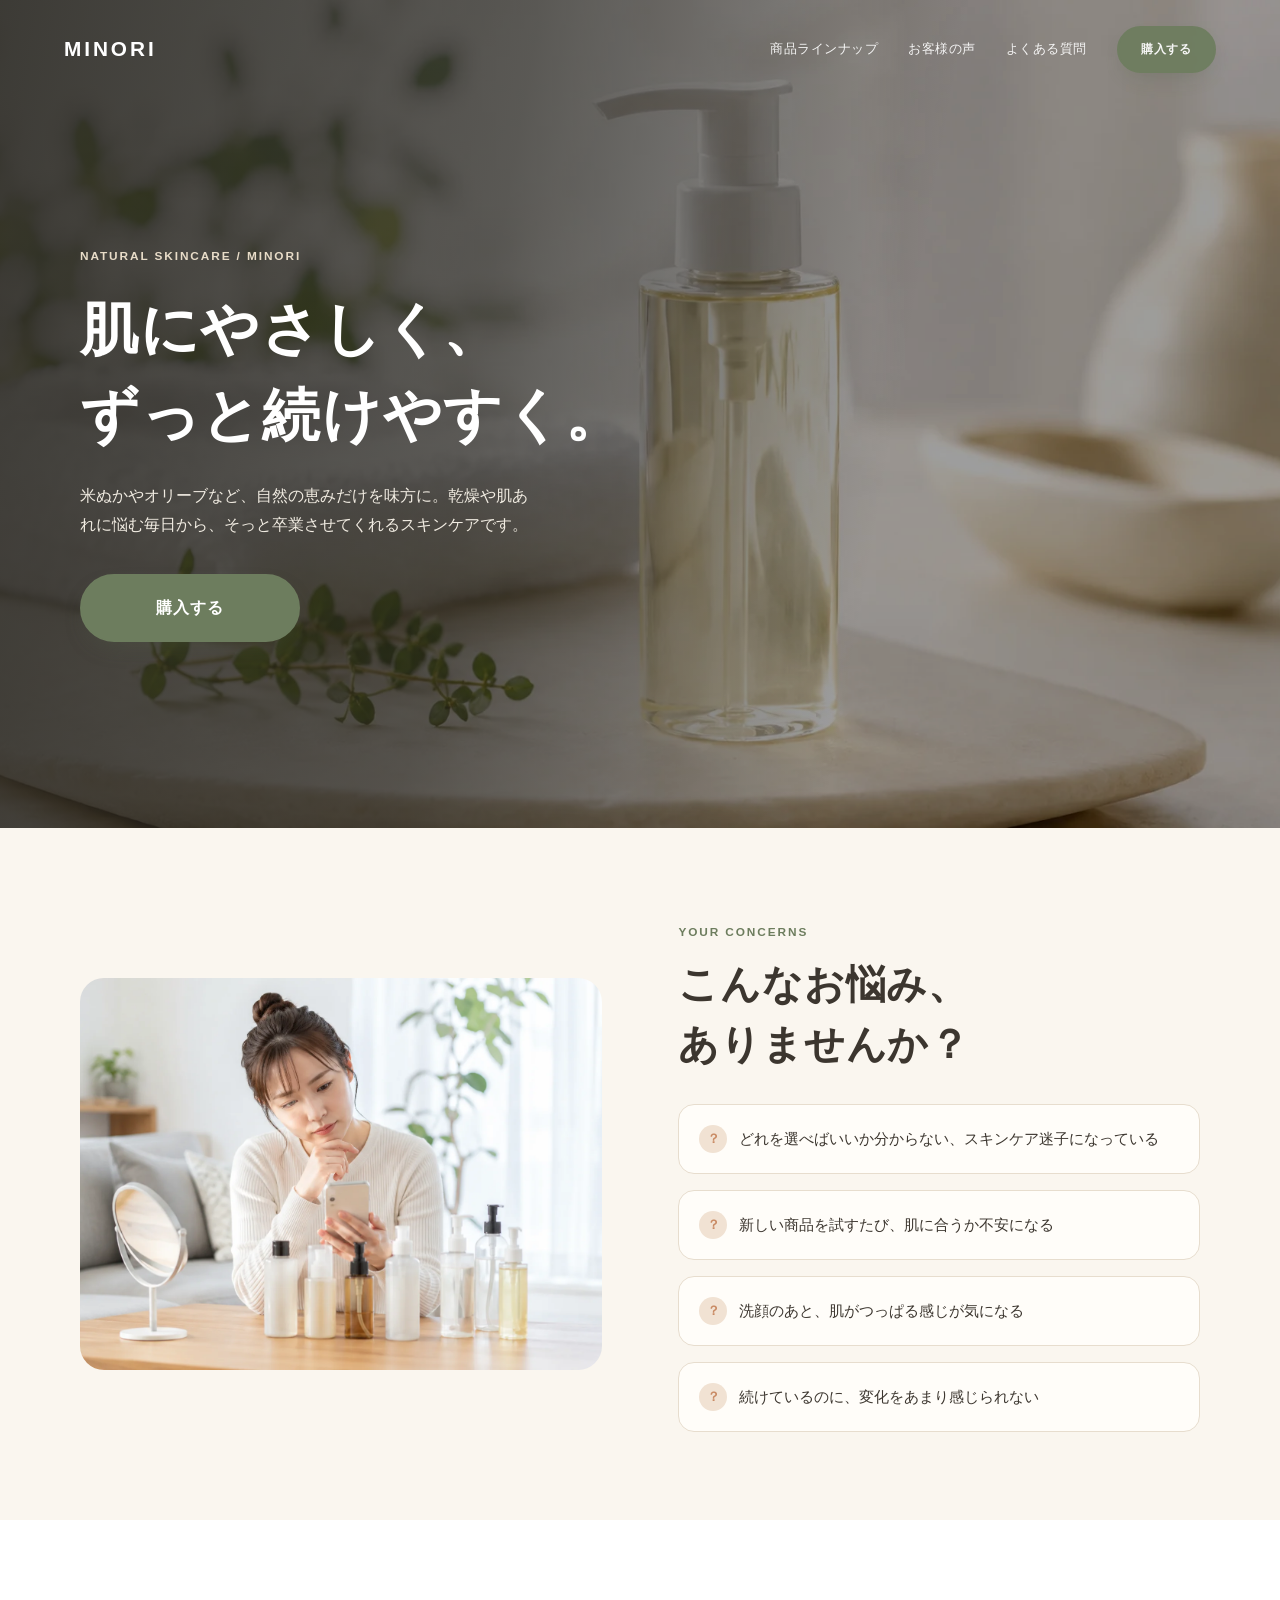
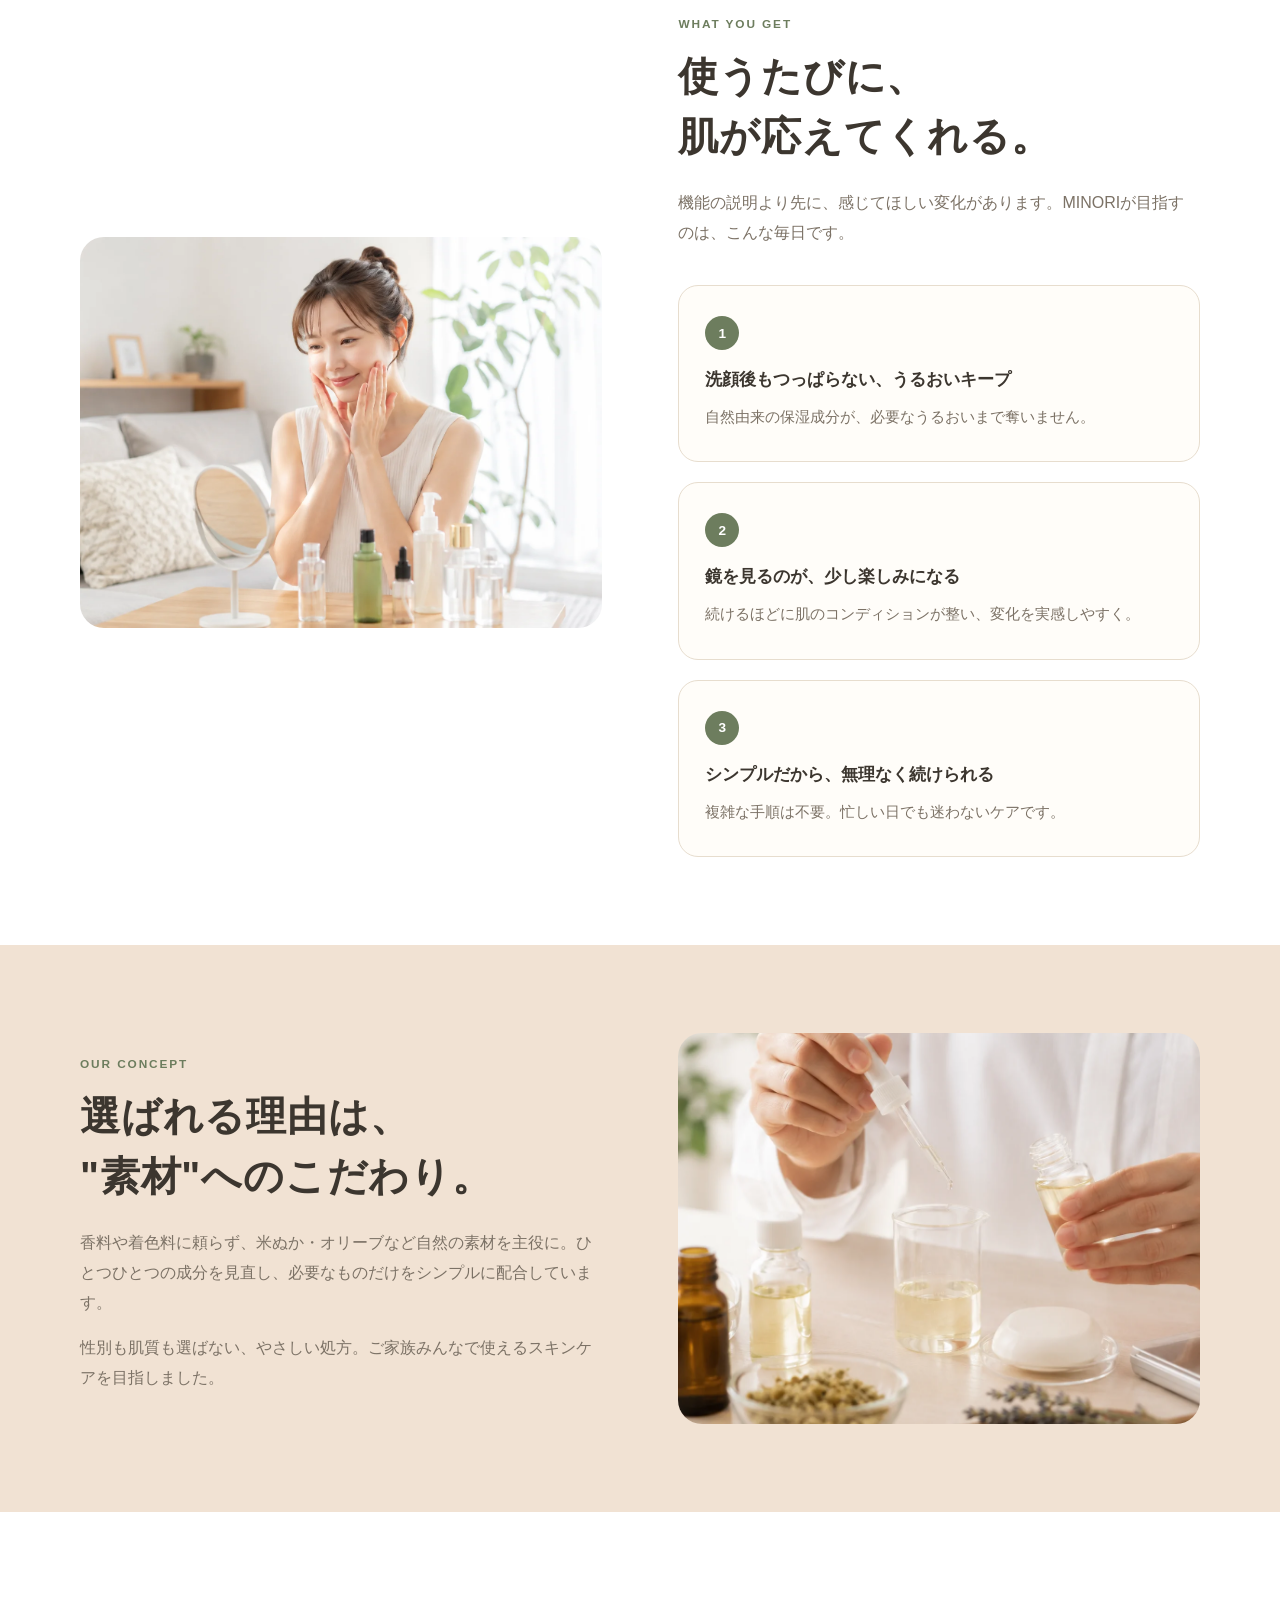
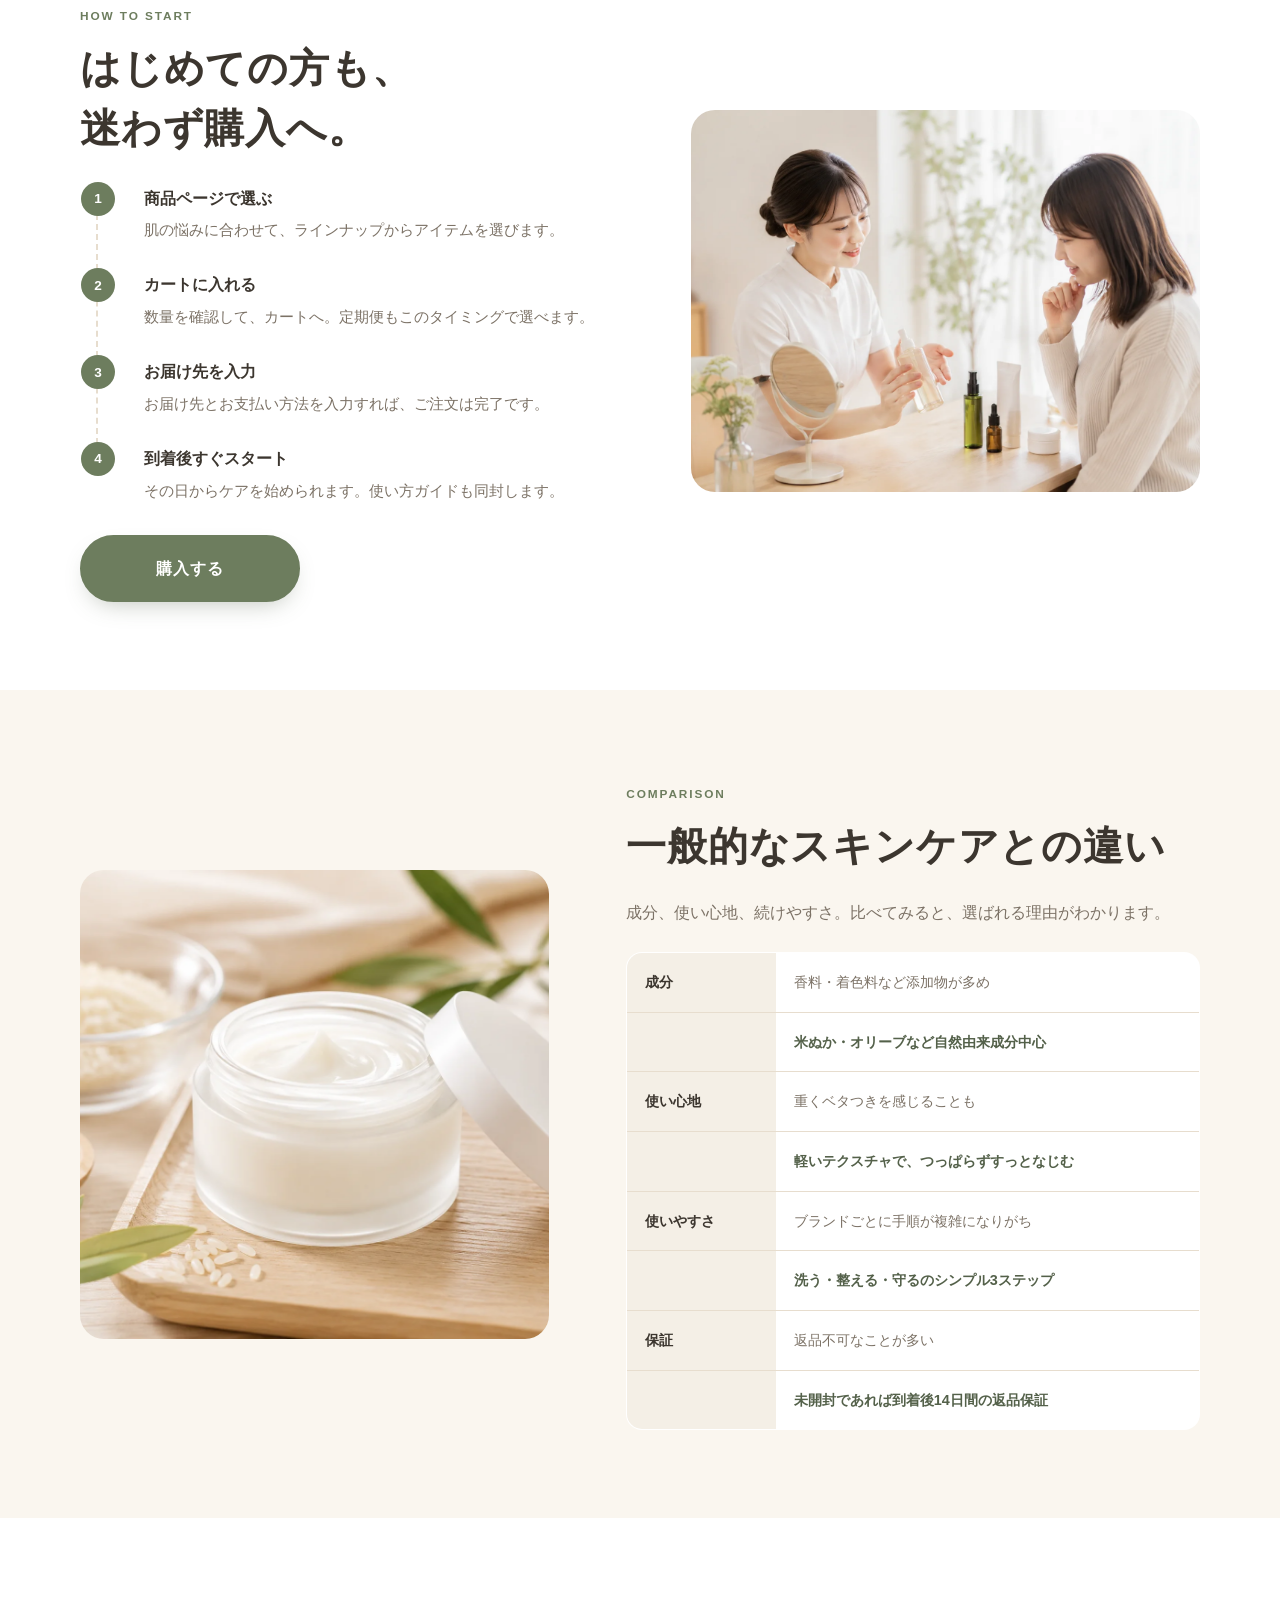
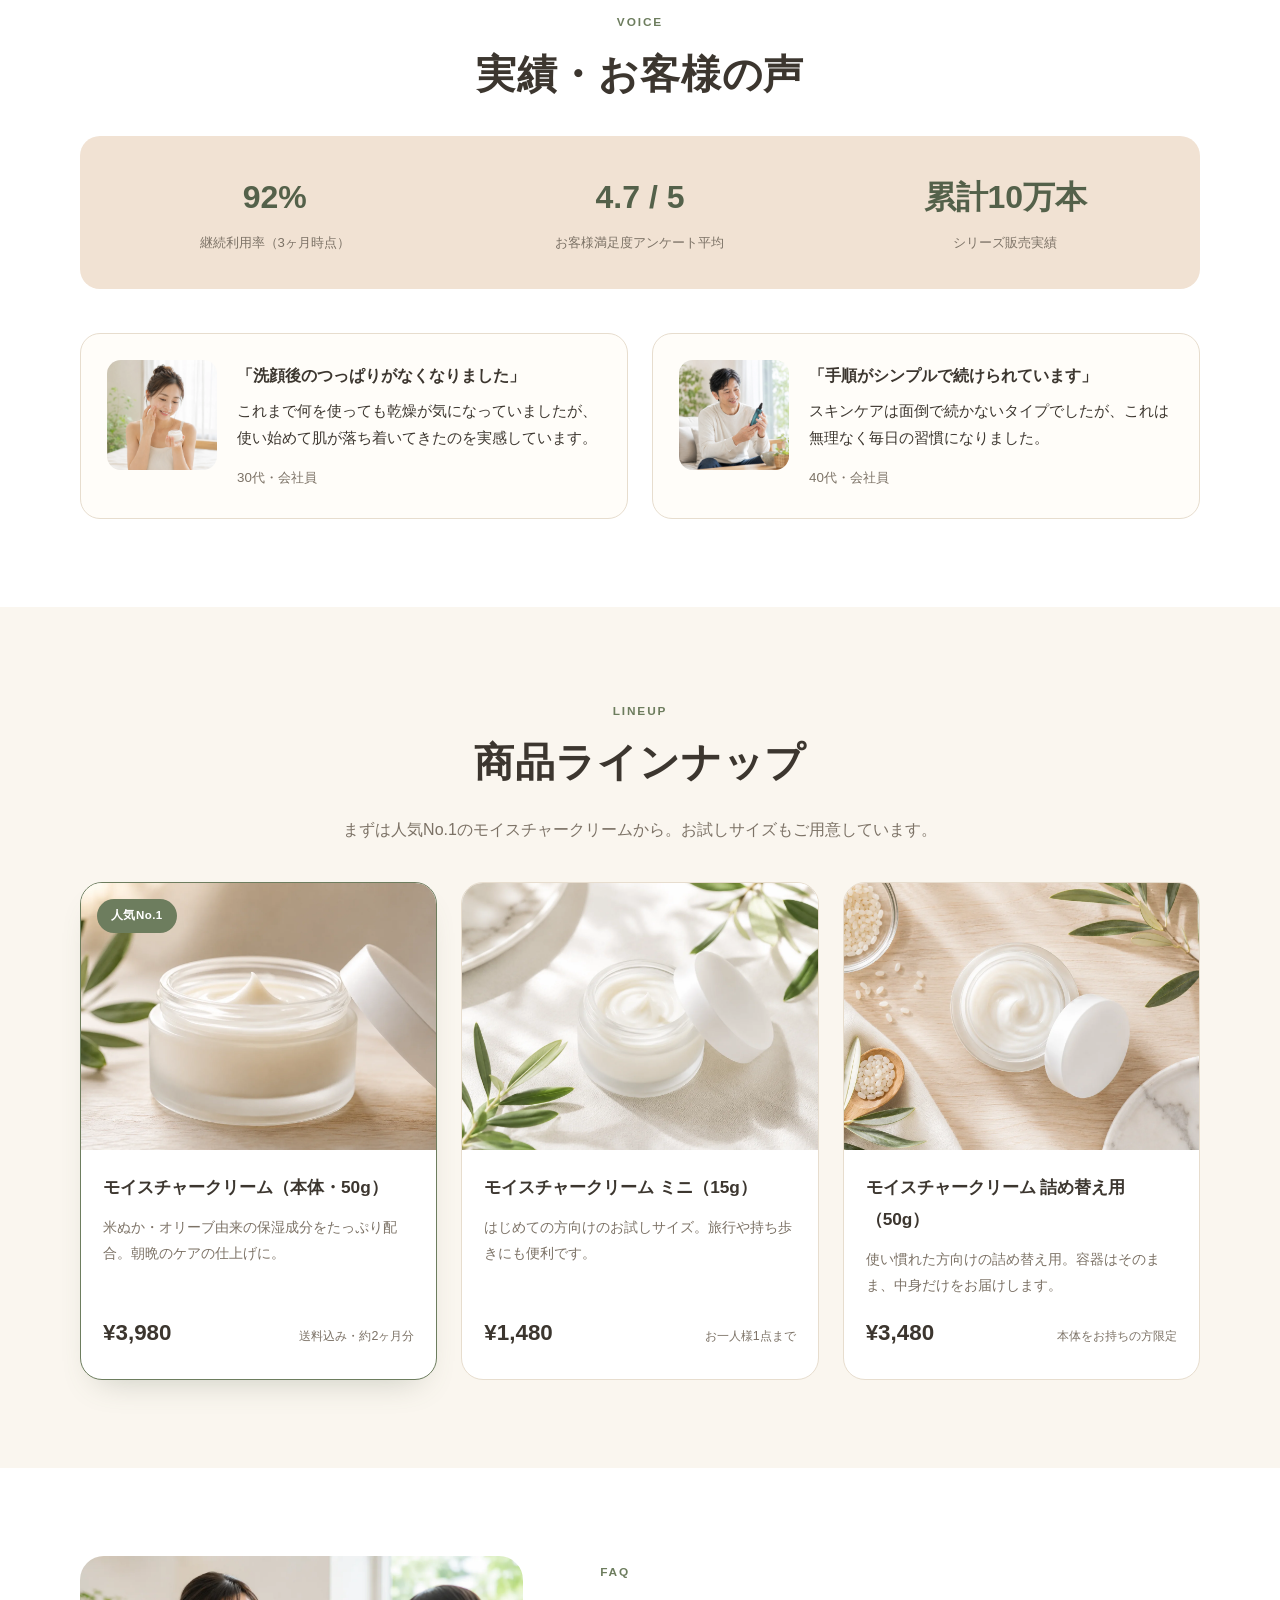
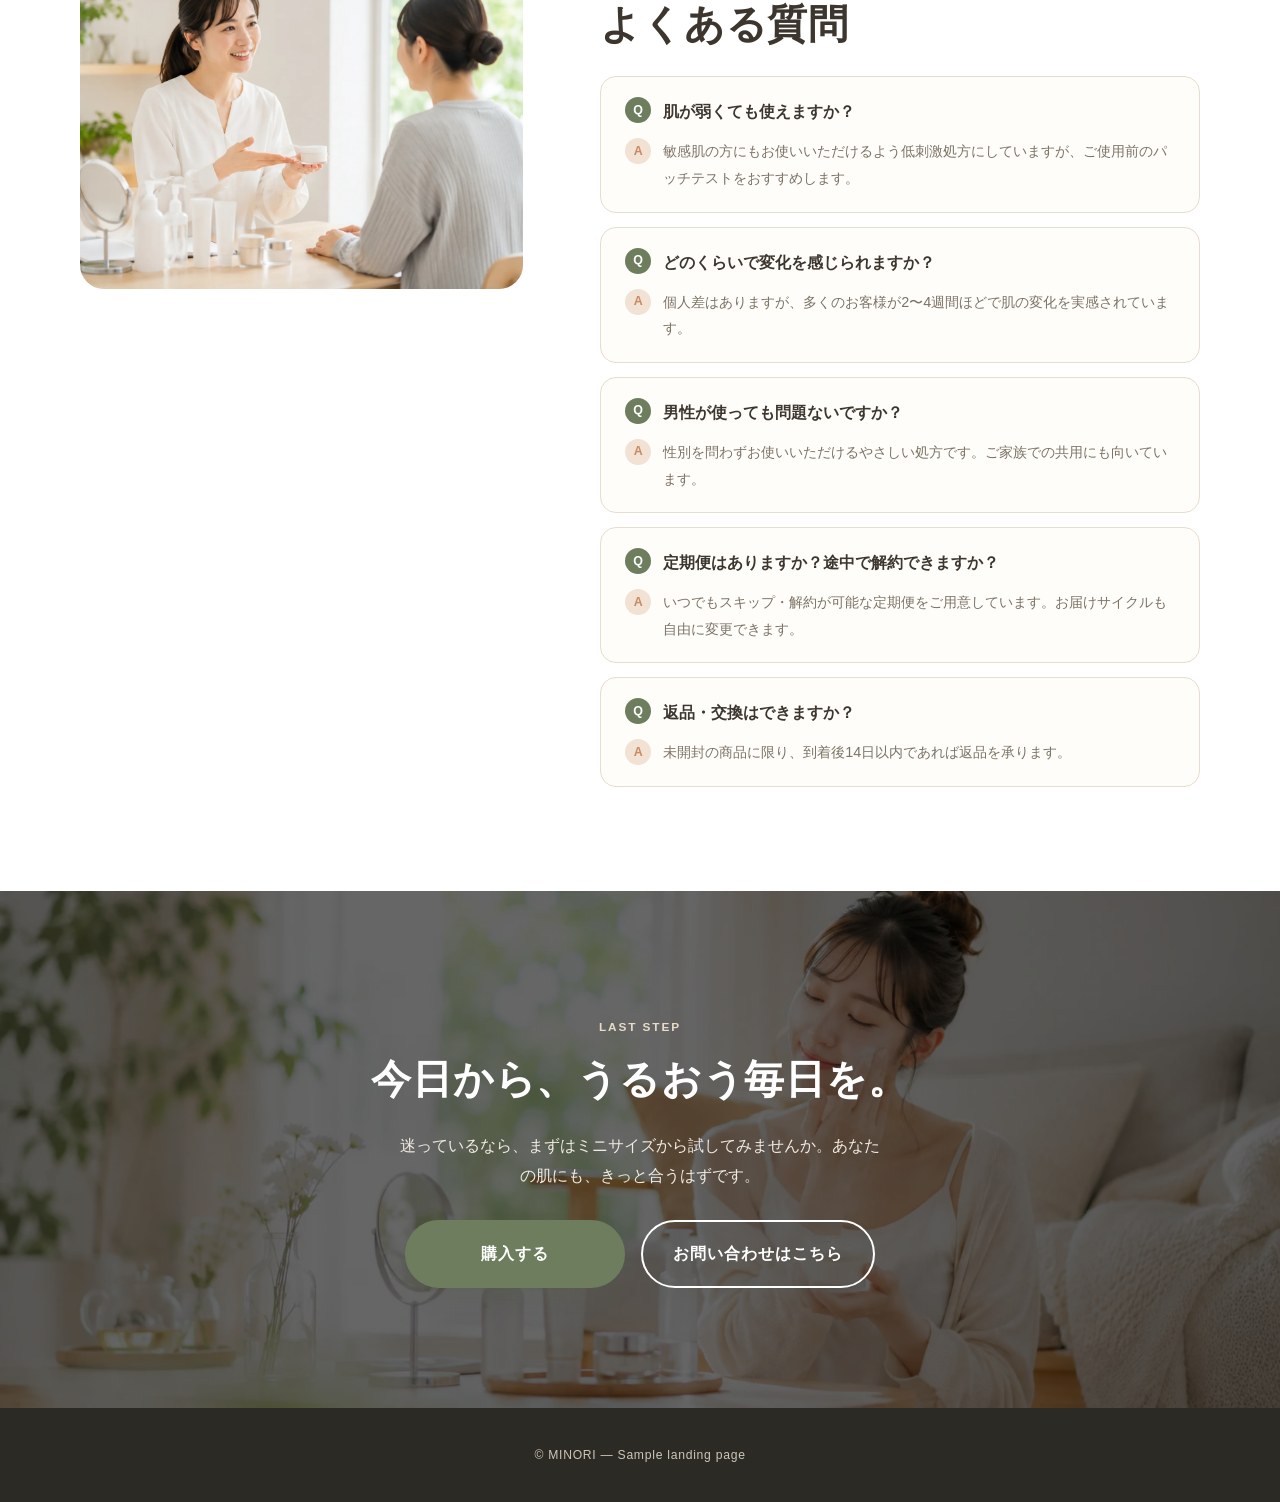
<file: samples/minori/index.html>
<!doctype html>
<html lang="ja">
<head>
<meta charset="utf-8">
<meta name="viewport" content="width=device-width,initial-scale=1">
<title>MINORI（ミノリ）| 自然の恵みで、明日の肌に自信を。</title>
<meta name="description" content="米ぬかやオリーブなど自然由来の素材にこだわったスキンケアブランド、MINORI（ミノリ）の公式ランディングページ。">
<style>
:root{
  --ink:#3c362f; --muted:#7c7266; --paper:#faf6ef; --white:#fff;
  --sage:#6d7d5e; --sage-dark:#54614a; --clay:#c98a63; --clay-soft:#f1e2d3;
  --line:#e7ddce; --card:#fffdf9;
  --sans:"Noto Sans JP","Hiragino Kaku Gothic ProN","Yu Gothic",sans-serif;
}
*{box-sizing:border-box}
html{scroll-behavior:smooth}
body{margin:0;color:var(--ink);background:var(--paper);font-family:var(--sans);line-height:1.85;font-size:16px}
img{display:block;width:100%;object-fit:cover}
a{color:inherit;text-decoration:none}
.wrap{width:min(1120px,calc(100% - 40px));margin:auto}
.eyebrow{display:inline-block;font-size:.74rem;letter-spacing:.16em;color:var(--sage);font-weight:700;text-transform:uppercase}
.title{margin:.5rem 0 1.4rem;font:700 clamp(1.7rem,3.4vw,2.5rem)/1.5 var(--sans);letter-spacing:.02em}
.lead{color:var(--muted);max-width:640px}
.btn{display:inline-flex;align-items:center;justify-content:center;gap:8px;min-width:220px;padding:17px 30px;background:var(--sage);color:#fff;font-weight:700;letter-spacing:.06em;border-radius:999px;border:2px solid var(--sage);transition:.2s;box-shadow:0 10px 24px -10px #54614a66}
.btn:hover{background:var(--sage-dark);border-color:var(--sage-dark)}
.btn.ghost{background:transparent;color:var(--sage);border-color:var(--sage);box-shadow:none}
section{padding:88px 0}
.center{text-align:center}
.center .lead{margin-left:auto;margin-right:auto}

header{position:absolute;inset:0 0 auto;z-index:10;display:flex;align-items:center;justify-content:space-between;padding:26px 5vw}
.logo{font-size:1.3rem;font-weight:800;letter-spacing:.14em;color:#fff}
nav{display:flex;align-items:center;gap:30px;font-size:.82rem;letter-spacing:.04em;color:#fff}
nav a{opacity:.92}
nav .btn{min-width:0;padding:10px 22px;font-size:.78rem}

.hero{position:relative;min-height:92vh;display:grid;align-items:center;color:#fff;background:#2c2a24}
.hero img{position:absolute;inset:0;height:100%;filter:brightness(.62)}
.hero:after{content:"";position:absolute;inset:0;background:linear-gradient(100deg,#2c2a24d9 0%,#2c2a2494 38%,transparent 68%)}
.hero__copy{position:relative;z-index:1;width:min(1120px,calc(100% - 40px));margin:0 auto;padding:14vh 0 8vh}
.hero .eyebrow{color:#e8dcc8}
.hero h1{margin:16px 0 22px;font:800 clamp(2.1rem,5vw,3.6rem)/1.5 var(--sans);letter-spacing:.03em}
.hero p{max-width:460px;margin-bottom:34px;color:#f1ece2}

.checks{display:grid;grid-template-columns:repeat(2,1fr);gap:16px;margin:30px 0 0;padding:0;list-style:none}
.checks li{display:flex;gap:12px;padding:20px;background:var(--card);border:1px solid var(--line);border-radius:16px;font-size:.95rem}
.checks li:before{content:"？";flex:0 0 auto;display:grid;place-items:center;width:28px;height:28px;border-radius:50%;background:var(--clay-soft);color:var(--clay);font-weight:700;font-size:.8rem}

.split{display:grid;grid-template-columns:1fr 1fr;gap:6vw;align-items:center}
.split img{aspect-ratio:4/3;border-radius:24px}
.split.rev{grid-template-columns:1fr 1fr}
.split.rev img{order:2}

.benefit{background:var(--white)}
.benefit__cards{display:grid;grid-template-columns:repeat(3,1fr);gap:20px;margin-top:38px}
.benefit__card{padding:30px 26px;background:var(--card);border:1px solid var(--line);border-radius:20px}
.benefit__card .num{display:inline-grid;place-items:center;width:34px;height:34px;border-radius:50%;background:var(--sage);color:#fff;font-weight:700;font-size:.85rem;margin-bottom:14px}
.benefit__card b{display:block;font-size:1.08rem;margin-bottom:8px}
.benefit__card p{margin:0;color:var(--muted);font-size:.92rem}

.concept{background:var(--clay-soft)}

.flow{background:var(--white)}
.flow__grid{display:grid;grid-template-columns:1.05fr 1fr;gap:6vw;align-items:center}
.flow img{aspect-ratio:4/3;border-radius:24px}
.steps{list-style:none;margin:26px 0 0;padding:0;counter-reset:step}
.steps li{counter-increment:step;position:relative;padding:0 0 26px 46px;border-left:2px dashed var(--line);margin-left:16px}
.steps li:last-child{border-color:transparent;padding-bottom:0}
.steps li:before{content:counter(step);position:absolute;left:-17px;top:-2px;width:34px;height:34px;border-radius:50%;background:var(--sage);color:#fff;display:grid;place-items:center;font-weight:700;font-size:.85rem}
.steps b{display:block;margin-bottom:4px}
.steps p{margin:0;color:var(--muted);font-size:.92rem}

.compare{background:var(--paper)}
.compare__grid{display:grid;grid-template-columns:.9fr 1.1fr;gap:6vw;align-items:center}
.compare img{aspect-ratio:1/1;border-radius:24px}
table.cmp{width:100%;border-collapse:collapse;margin-top:24px;background:var(--white);border-radius:16px;overflow:hidden;border:1px solid var(--line)}
table.cmp th,table.cmp td{padding:16px 18px;text-align:left;font-size:.9rem;border-bottom:1px solid var(--line)}
table.cmp th{background:#f4efe6;font-weight:700;width:26%}
table.cmp tr:last-child td{border-bottom:none}
table.cmp td.no{color:var(--muted)}
table.cmp td.yes{color:var(--sage-dark);font-weight:700}

.proof{background:var(--white)}
.stat-row{display:flex;flex-wrap:wrap;gap:40px;margin:32px 0 44px;padding:32px;background:var(--clay-soft);border-radius:20px}
.stat{flex:1;min-width:150px;text-align:center}
.stat b{display:block;font-size:2rem;font-weight:800;color:var(--sage-dark)}
.stat span{font-size:.82rem;color:var(--muted)}
.voice-grid{display:grid;grid-template-columns:repeat(2,1fr);gap:24px}
.voice{display:grid;grid-template-columns:110px 1fr;gap:20px;padding:26px;border:1px solid var(--line);border-radius:20px;background:var(--card)}
.voice img{aspect-ratio:1;border-radius:14px}
.voice strong{display:block;margin-bottom:8px;font-size:1.02rem}
.voice p{margin:0 0 10px;font-size:.92rem;color:var(--ink)}
.voice small{color:var(--muted)}

.menu{background:var(--paper)}
.menu-grid{display:grid;grid-template-columns:repeat(3,1fr);gap:24px;margin-top:38px}
.menu-card{position:relative;background:var(--white);border:1px solid var(--line);border-radius:22px;overflow:hidden;display:flex;flex-direction:column}
.menu-card.best{border-color:var(--sage);box-shadow:0 16px 34px -18px #54614a55}
.menu-card img{aspect-ratio:4/3}
.badge{position:absolute;top:16px;left:16px;background:var(--sage);color:#fff;font-size:.72rem;font-weight:700;letter-spacing:.04em;padding:6px 14px;border-radius:999px;z-index:1}
.menu-card__body{padding:22px 22px 26px;display:flex;flex-direction:column;gap:10px;flex:1}
.menu-card__body h3{margin:0;font-size:1.08rem}
.menu-card__body p{margin:0;color:var(--muted);font-size:.88rem;flex:1}
.menu-card__price{display:flex;align-items:baseline;justify-content:space-between;margin-top:4px}
.menu-card__price b{font-size:1.4rem}
.menu-card__price small{color:var(--muted);font-size:.78rem}

.faq{background:var(--white)}
.faq__grid{display:grid;grid-template-columns:.85fr 1.15fr;gap:6vw;align-items:start}
.faq img{aspect-ratio:4/3;border-radius:24px}
.qa{border:1px solid var(--line);border-radius:16px;margin-bottom:14px;padding:20px 24px;background:var(--card)}
.qa dt{display:flex;gap:12px;font-weight:700;font-size:.98rem}
.qa dt:before{content:"Q";flex:0 0 auto;display:grid;place-items:center;width:26px;height:26px;border-radius:50%;background:var(--sage);color:#fff;font-size:.78rem;font-weight:800}
.qa dd{display:flex;gap:12px;margin:12px 0 0;color:var(--muted);font-size:.9rem}
.qa dd:before{content:"A";flex:0 0 auto;display:grid;place-items:center;width:26px;height:26px;border-radius:50%;background:var(--clay-soft);color:var(--clay);font-size:.78rem;font-weight:800}

.cta{position:relative;padding:120px 0;color:#fff;text-align:center;background:#2c2a24;overflow:hidden}
.cta img{position:absolute;inset:0;height:100%;filter:brightness(.4)}
.cta__in{position:relative;z-index:1}
.cta .eyebrow{color:#e8dcc8}
.cta p{max-width:480px;margin:18px auto 30px;color:#f1ece2}
.cta .btns{display:flex;gap:16px;justify-content:center;flex-wrap:wrap}
.cta .btn.ghost{color:#fff;border-color:#fff}

footer{padding:36px 20px;text-align:center;font-size:.76rem;letter-spacing:.06em;background:#2c2a24;color:#cfc7b8}

@media(max-width:840px){
  section{padding:60px 0}
  header{padding:20px 5vw}
  nav a:not(.btn){display:none}
  .split,.split.rev,.flow__grid,.compare__grid,.faq__grid{grid-template-columns:1fr}
  .split img,.split.rev img{order:-1}
  .checks{grid-template-columns:1fr}
  .benefit__cards{grid-template-columns:1fr}
  .menu-grid{grid-template-columns:1fr}
  .voice-grid{grid-template-columns:1fr}
  .stat-row{gap:20px;padding:24px}
  .hero__copy{padding:16vh 0 8vh}
}
</style>
</head>
<body>
<header>
  <a class="logo" href="#top">MINORI</a>
  <nav>
    <a href="#lineup">商品ラインナップ</a>
    <a href="#voice">お客様の声</a>
    <a href="#faq">よくある質問</a>
    <a class="btn" href="#lineup">購入する</a>
  </nav>
</header>

<main>

  <section class="hero" id="top">
    <img src="images/fv.webp" alt="自然由来の洗顔オイルとタオル、植物">
    <div class="hero__copy">
      <span class="eyebrow">Natural Skincare / MINORI</span>
      <h1>肌にやさしく、<br>ずっと続けやすく。</h1>
      <p>米ぬかやオリーブなど、自然の恵みだけを味方に。乾燥や肌あれに悩む毎日から、そっと卒業させてくれるスキンケアです。</p>
      <a class="btn" href="#lineup">購入する</a>
    </div>
  </section>

  <section class="empathy">
    <div class="wrap split">
      <img src="images/empathy.webp" alt="スマートフォンで多数のスキンケア商品を見比べ、選べずにいる女性">
      <div>
        <span class="eyebrow">Your concerns</span>
        <h2 class="title">こんなお悩み、<br>ありませんか？</h2>
        <ul class="checks" style="grid-template-columns:1fr">
          <li>どれを選べばいいか分からない、スキンケア迷子になっている</li>
          <li>新しい商品を試すたび、肌に合うか不安になる</li>
          <li>洗顔のあと、肌がつっぱる感じが気になる</li>
          <li>続けているのに、変化をあまり感じられない</li>
        </ul>
      </div>
    </div>
  </section>

  <section class="benefit">
    <div class="wrap">
      <div class="split">
        <img src="images/benefit.webp" alt="洗顔後、うるおいを感じて微笑む女性">
        <div>
          <span class="eyebrow">What you get</span>
          <h2 class="title">使うたびに、<br>肌が応えてくれる。</h2>
          <p class="lead">機能の説明より先に、感じてほしい変化があります。MINORIが目指すのは、こんな毎日です。</p>
          <div class="benefit__cards" style="grid-template-columns:1fr">
            <div class="benefit__card"><span class="num">1</span><b>洗顔後もつっぱらない、うるおいキープ</b><p>自然由来の保湿成分が、必要なうるおいまで奪いません。</p></div>
            <div class="benefit__card"><span class="num">2</span><b>鏡を見るのが、少し楽しみになる</b><p>続けるほどに肌のコンディションが整い、変化を実感しやすく。</p></div>
            <div class="benefit__card"><span class="num">3</span><b>シンプルだから、無理なく続けられる</b><p>複雑な手順は不要。忙しい日でも迷わないケアです。</p></div>
          </div>
        </div>
      </div>
    </div>
  </section>

  <section class="concept" id="concept">
    <div class="wrap">
      <div class="split rev">
        <img src="images/concept.webp" alt="植物由来のオイルとハーブを丁寧に調合する手元">
        <div>
          <span class="eyebrow">Our concept</span>
          <h2 class="title">選ばれる理由は、<br>"素材"へのこだわり。</h2>
          <p class="lead">香料や着色料に頼らず、米ぬか・オリーブなど自然の素材を主役に。ひとつひとつの成分を見直し、必要なものだけをシンプルに配合しています。</p>
          <p class="lead">性別も肌質も選ばない、やさしい処方。ご家族みんなで使えるスキンケアを目指しました。</p>
        </div>
      </div>
    </div>
  </section>

  <section class="flow">
    <div class="wrap flow__grid">
      <div>
        <span class="eyebrow">How to start</span>
        <h2 class="title">はじめての方も、<br>迷わず購入へ。</h2>
        <ol class="steps">
          <li><b>商品ページで選ぶ</b><p>肌の悩みに合わせて、ラインナップからアイテムを選びます。</p></li>
          <li><b>カートに入れる</b><p>数量を確認して、カートへ。定期便もこのタイミングで選べます。</p></li>
          <li><b>お届け先を入力</b><p>お届け先とお支払い方法を入力すれば、ご注文は完了です。</p></li>
          <li><b>到着後すぐスタート</b><p>その日からケアを始められます。使い方ガイドも同封します。</p></li>
        </ol>
        <a class="btn" href="#lineup" style="margin-top:30px">購入する</a>
      </div>
      <img src="images/flow.webp" alt="スタッフが商品について丁寧に説明する様子">
    </div>
  </section>

  <section class="compare">
    <div class="wrap">
      <div class="compare__grid">
        <img src="images/feature.webp" alt="米ぬかとオリーブを添えたモイスチャークリーム">
        <div>
          <span class="eyebrow">Comparison</span>
          <h2 class="title">一般的なスキンケアとの違い</h2>
          <p class="lead">成分、使い心地、続けやすさ。比べてみると、選ばれる理由がわかります。</p>
          <table class="cmp">
            <tr><th>成分</th><td class="no">香料・着色料など添加物が多め</td></tr>
            <tr><th></th><td class="yes">米ぬか・オリーブなど自然由来成分中心</td></tr>
            <tr><th>使い心地</th><td class="no">重くベタつきを感じることも</td></tr>
            <tr><th></th><td class="yes">軽いテクスチャで、つっぱらずすっとなじむ</td></tr>
            <tr><th>使いやすさ</th><td class="no">ブランドごとに手順が複雑になりがち</td></tr>
            <tr><th></th><td class="yes">洗う・整える・守るのシンプル3ステップ</td></tr>
            <tr><th>保証</th><td class="no">返品不可なことが多い</td></tr>
            <tr><th></th><td class="yes">未開封であれば到着後14日間の返品保証</td></tr>
          </table>
        </div>
      </div>
    </div>
  </section>

  <section class="proof" id="voice">
    <div class="wrap">
      <div class="center" style="max-width:640px;margin:0 auto">
        <span class="eyebrow">Voice</span>
        <h2 class="title">実績・お客様の声</h2>
      </div>
      <div class="stat-row">
        <div class="stat"><b>92%</b><span>継続利用率（3ヶ月時点）</span></div>
        <div class="stat"><b>4.7 / 5</b><span>お客様満足度アンケート平均</span></div>
        <div class="stat"><b>累計10万本</b><span>シリーズ販売実績</span></div>
      </div>
      <div class="voice-grid">
        <article class="voice">
          <img src="images/proof-1.webp" alt="お客様の声・女性利用者">
          <div>
            <strong>「洗顔後のつっぱりがなくなりました」</strong>
            <p>これまで何を使っても乾燥が気になっていましたが、使い始めて肌が落ち着いてきたのを実感しています。</p>
            <small>30代・会社員</small>
          </div>
        </article>
        <article class="voice">
          <img src="images/proof-2.webp" alt="お客様の声・男性利用者">
          <div>
            <strong>「手順がシンプルで続けられています」</strong>
            <p>スキンケアは面倒で続かないタイプでしたが、これは無理なく毎日の習慣になりました。</p>
            <small>40代・会社員</small>
          </div>
        </article>
      </div>
    </div>
  </section>

  <section class="menu" id="lineup">
    <div class="wrap">
      <div class="center" style="max-width:640px;margin:0 auto">
        <span class="eyebrow">Lineup</span>
        <h2 class="title">商品ラインナップ</h2>
        <p class="lead" style="margin:0 auto">まずは人気No.1のモイスチャークリームから。お試しサイズもご用意しています。</p>
      </div>
      <div class="menu-grid">
        <article class="menu-card best">
          <span class="badge">人気No.1</span>
          <img src="images/menu-1.webp" alt="モイスチャークリーム 本体サイズ">
          <div class="menu-card__body">
            <h3>モイスチャークリーム（本体・50g）</h3>
            <p>米ぬか・オリーブ由来の保湿成分をたっぷり配合。朝晩のケアの仕上げに。</p>
            <div class="menu-card__price"><b>¥3,980</b><small>送料込み・約2ヶ月分</small></div>
          </div>
        </article>
        <article class="menu-card">
          <img src="images/menu-2.webp" alt="モイスチャークリーム ミニサイズ">
          <div class="menu-card__body">
            <h3>モイスチャークリーム ミニ（15g）</h3>
            <p>はじめての方向けのお試しサイズ。旅行や持ち歩きにも便利です。</p>
            <div class="menu-card__price"><b>¥1,480</b><small>お一人様1点まで</small></div>
          </div>
        </article>
        <article class="menu-card">
          <img src="images/menu-3.webp" alt="モイスチャークリーム 詰め替え用">
          <div class="menu-card__body">
            <h3>モイスチャークリーム 詰め替え用（50g）</h3>
            <p>使い慣れた方向けの詰め替え用。容器はそのまま、中身だけをお届けします。</p>
            <div class="menu-card__price"><b>¥3,480</b><small>本体をお持ちの方限定</small></div>
          </div>
        </article>
      </div>
    </div>
  </section>

  <section class="faq" id="faq">
    <div class="wrap faq__grid">
      <img src="images/faq.webp" alt="スタッフが利用者の質問に丁寧に答える様子">
      <div>
        <span class="eyebrow">FAQ</span>
        <h2 class="title">よくある質問</h2>
        <dl>
          <div class="qa"><dt>肌が弱くても使えますか？</dt><dd>敏感肌の方にもお使いいただけるよう低刺激処方にしていますが、ご使用前のパッチテストをおすすめします。</dd></div>
          <div class="qa"><dt>どのくらいで変化を感じられますか？</dt><dd>個人差はありますが、多くのお客様が2〜4週間ほどで肌の変化を実感されています。</dd></div>
          <div class="qa"><dt>男性が使っても問題ないですか？</dt><dd>性別を問わずお使いいただけるやさしい処方です。ご家族での共用にも向いています。</dd></div>
          <div class="qa"><dt>定期便はありますか？途中で解約できますか？</dt><dd>いつでもスキップ・解約が可能な定期便をご用意しています。お届けサイクルも自由に変更できます。</dd></div>
          <div class="qa"><dt>返品・交換はできますか？</dt><dd>未開封の商品に限り、到着後14日以内であれば返品を承ります。</dd></div>
        </dl>
      </div>
    </div>
  </section>

  <section class="cta">
    <img src="images/cta.webp" alt="心地よくケアを楽しむ女性">
    <div class="wrap cta__in">
      <span class="eyebrow">Last step</span>
      <h2 class="title" style="color:#fff">今日から、うるおう毎日を。</h2>
      <p>迷っているなら、まずはミニサイズから試してみませんか。あなたの肌にも、きっと合うはずです。</p>
      <div class="btns">
        <a class="btn" href="#lineup">購入する</a>
        <a class="btn ghost" href="mailto:support@example.com">お問い合わせはこちら</a>
      </div>
    </div>
  </section>

</main>
<footer>© MINORI — Sample landing page</footer>
</body>
</html>
</file>
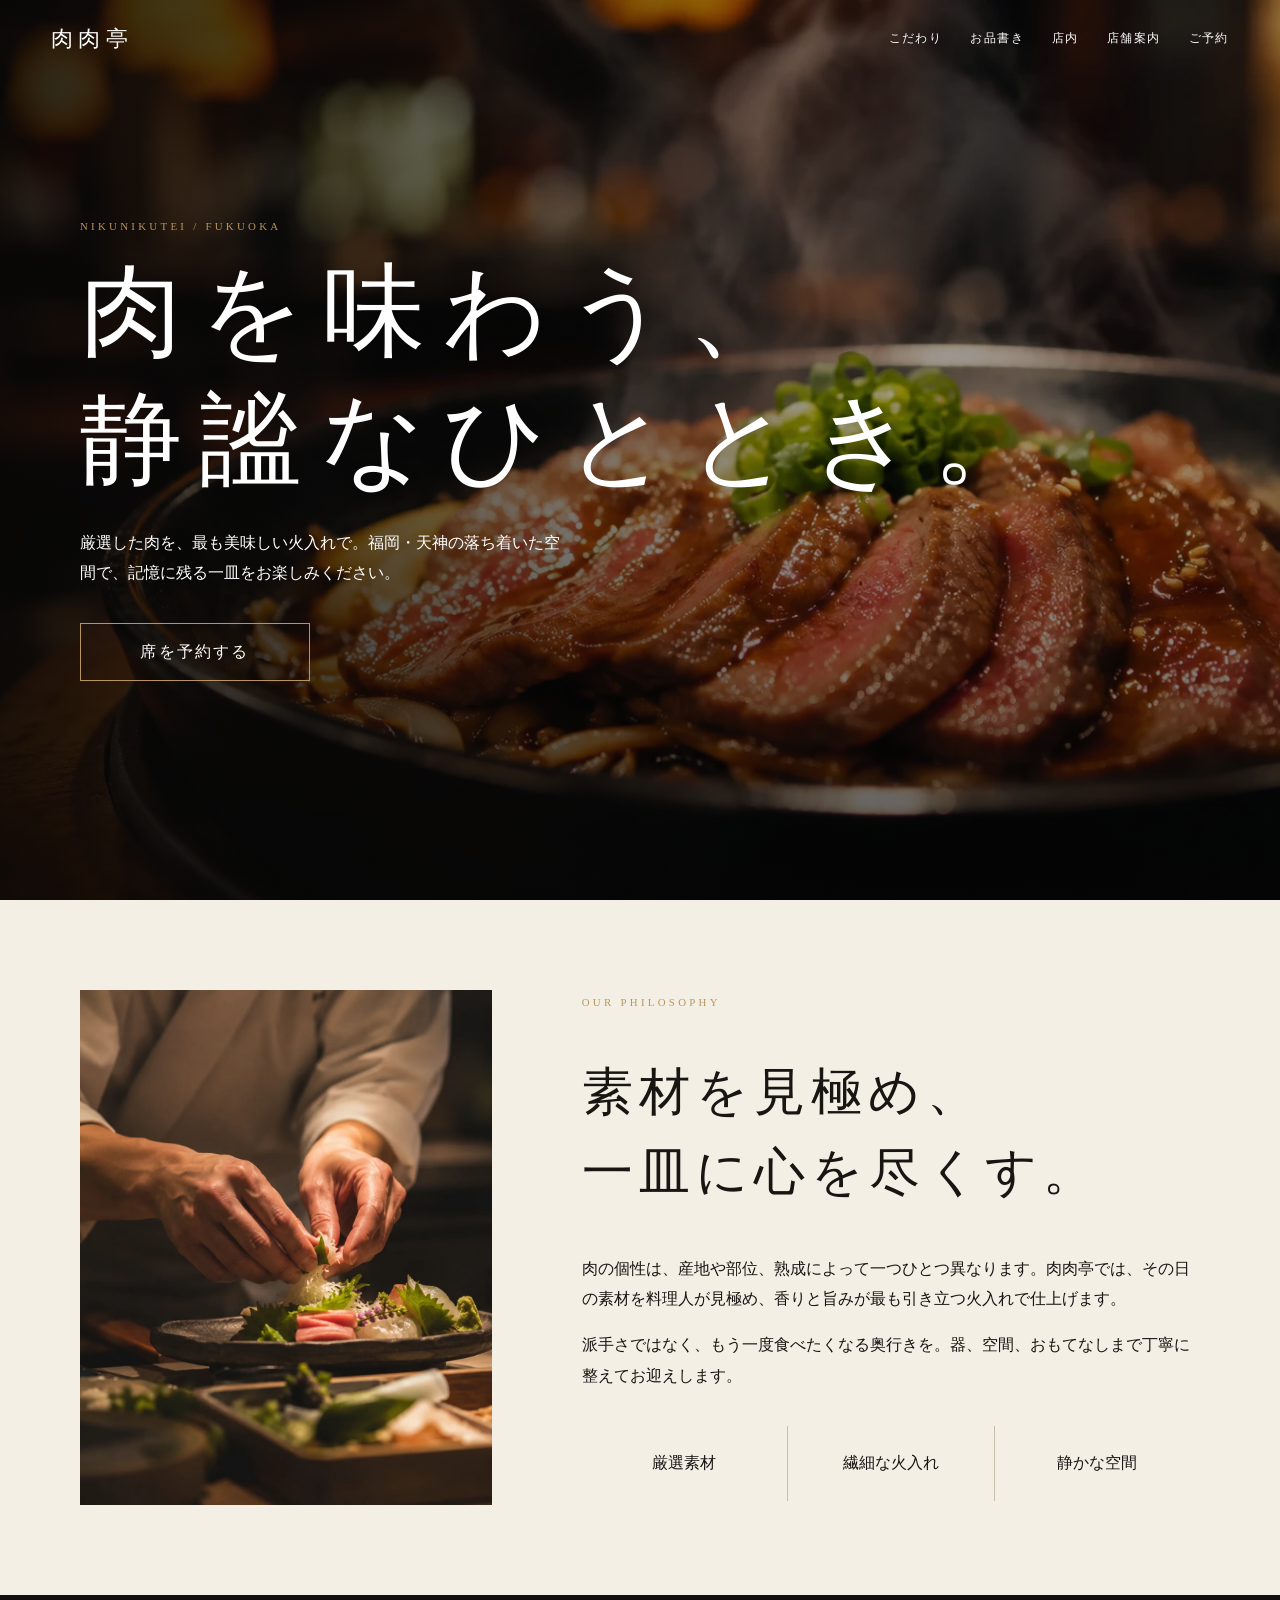
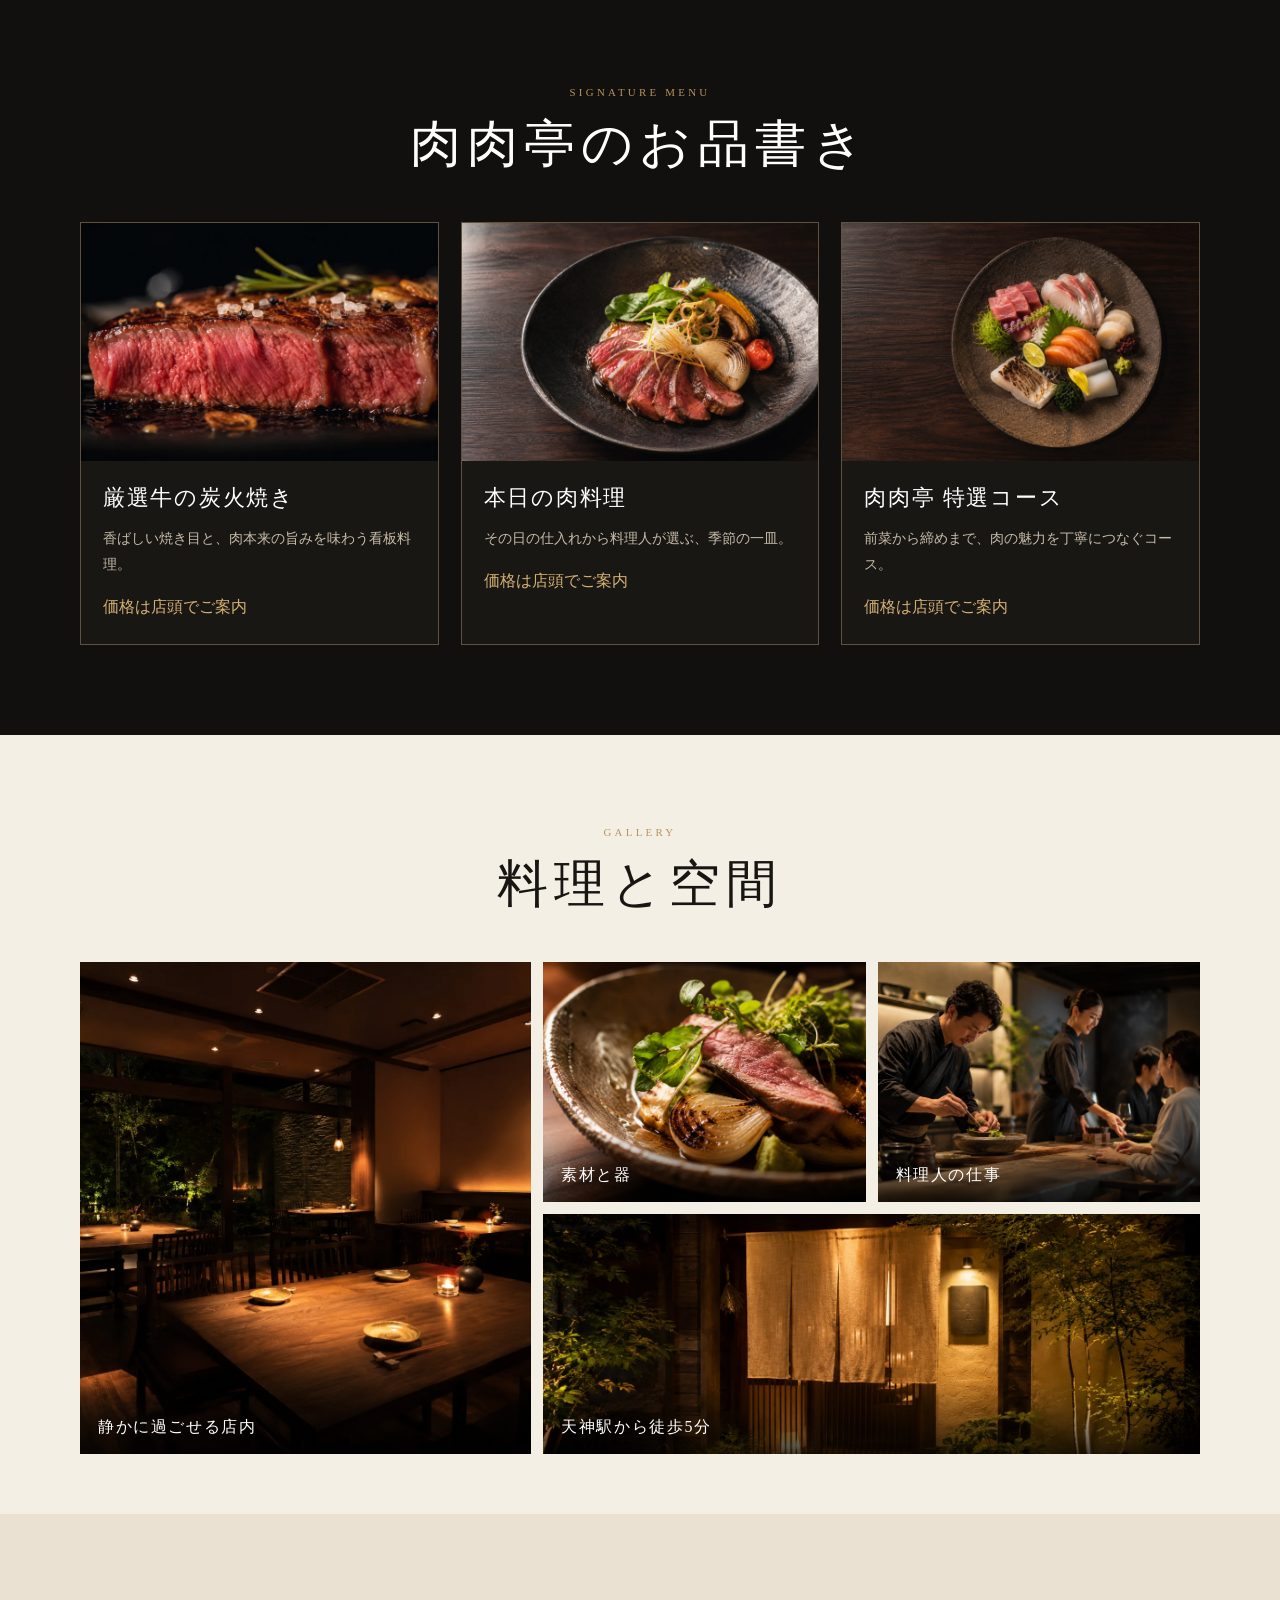
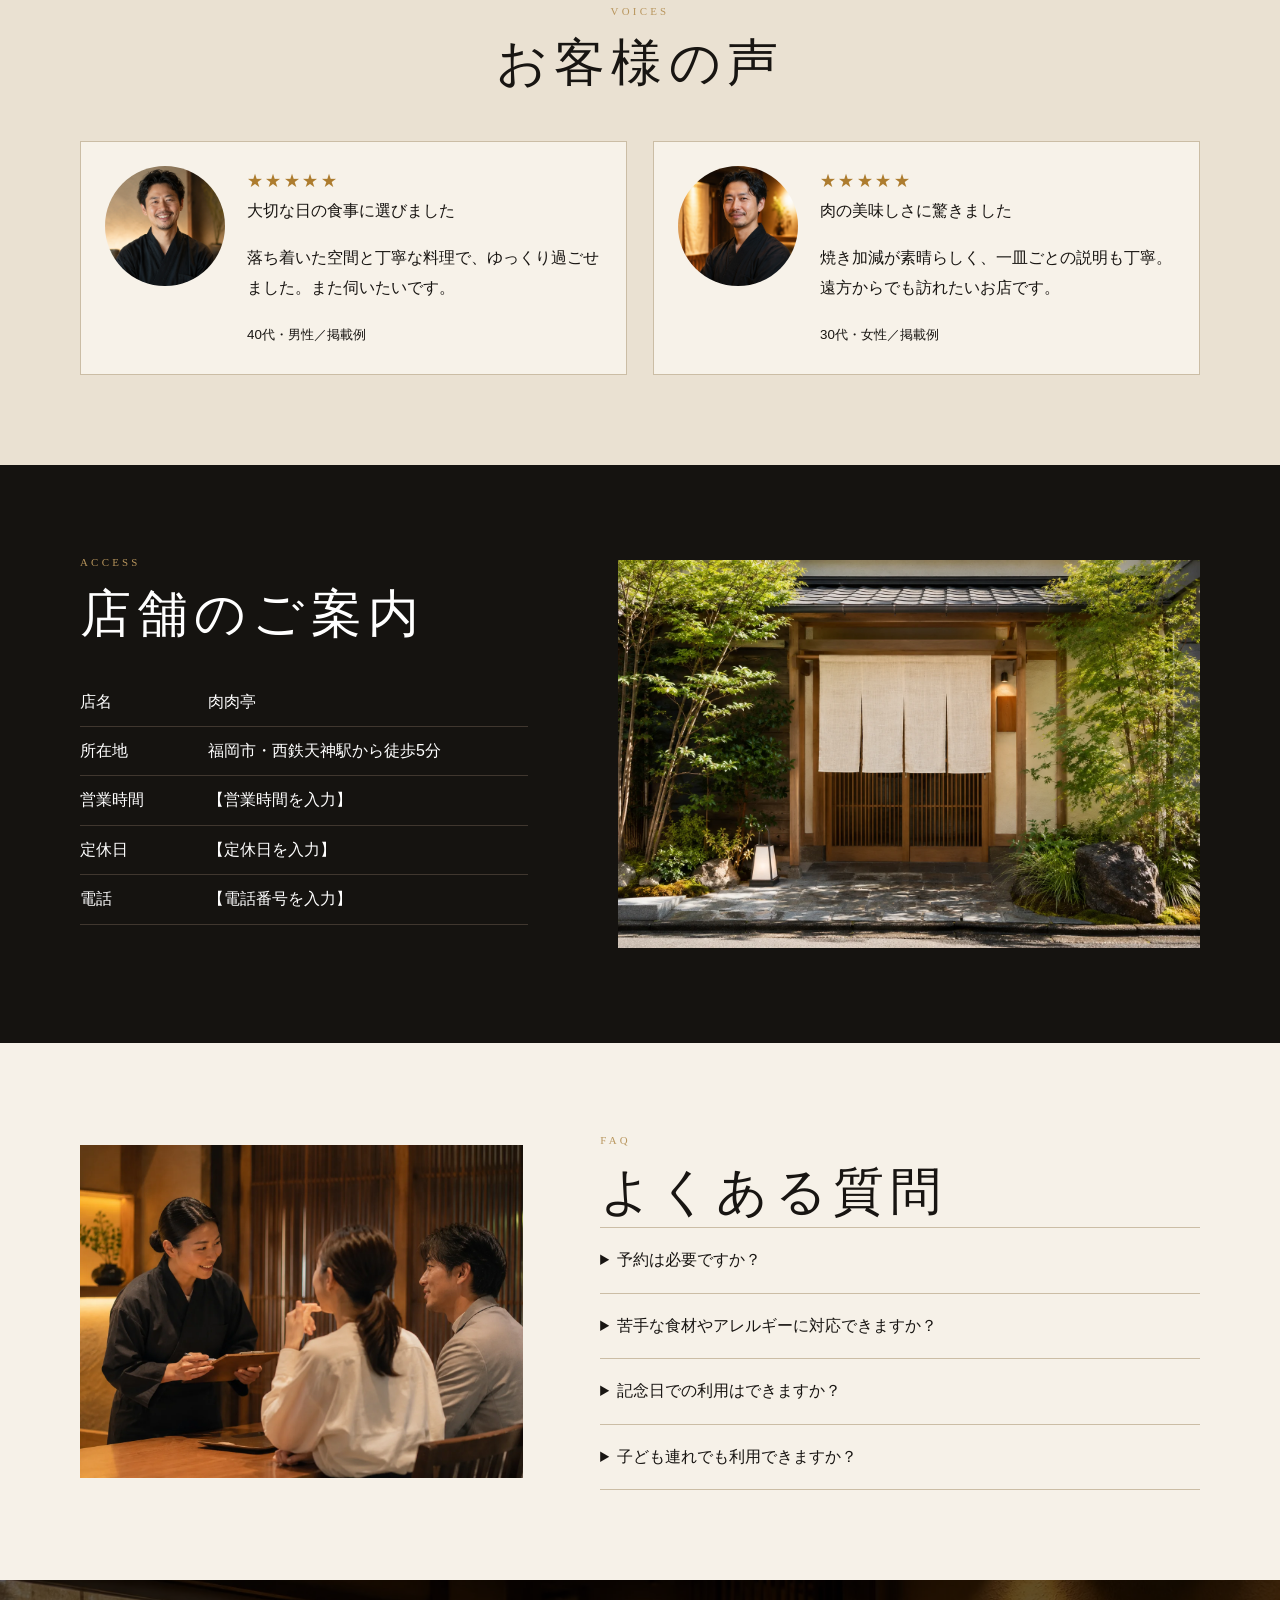
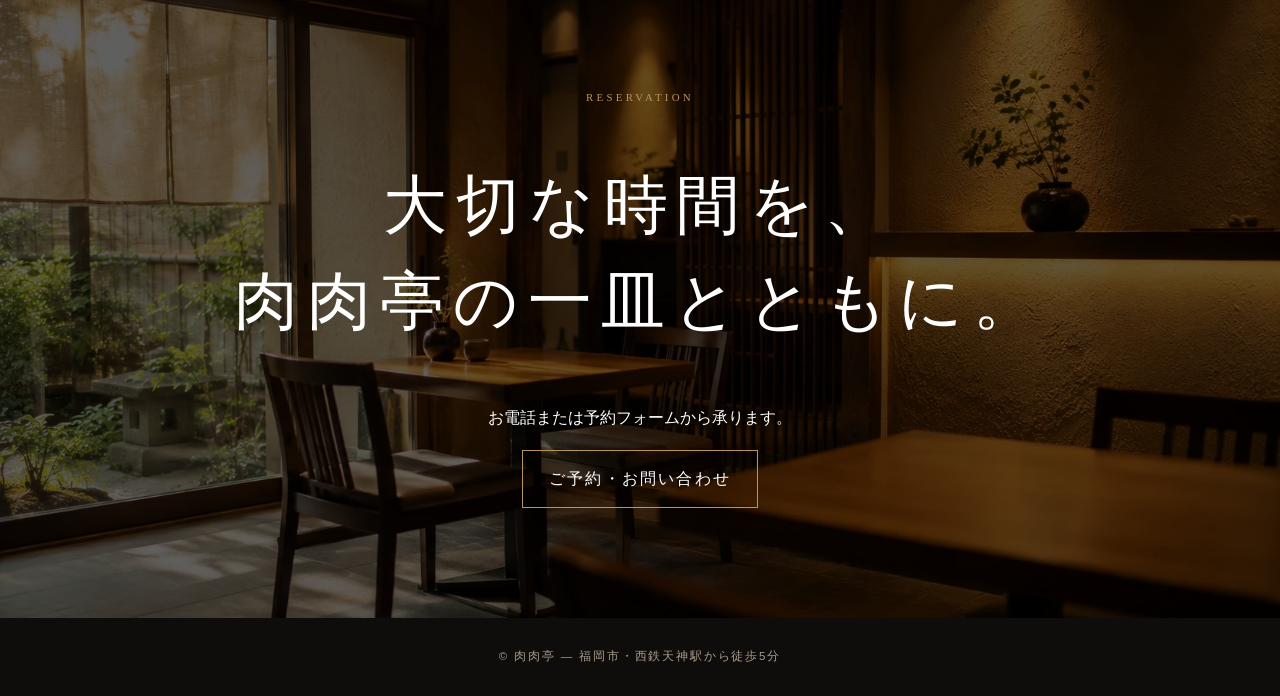
<file: samples/restaurant/index.html>
<!doctype html><html lang="ja"><head><meta charset="utf-8"><meta name="viewport" content="width=device-width,initial-scale=1"><title>肉肉亭｜福岡・天神の肉料理</title><meta name="description" content="福岡市・西鉄天神駅徒歩5分。厳選した肉を丁寧に焼き上げる肉料理店、肉肉亭。"><style>
:root{--ink:#181512;--black:#11100e;--paper:#f4efe5;--paper2:#e8dfcf;--gold:#b8955c;--line:#cbbda5;--serif:"Yu Mincho","Hiragino Mincho ProN",serif;--sans:"Yu Gothic",sans-serif}*{box-sizing:border-box}html{scroll-behavior:smooth}body{margin:0;background:var(--paper);color:var(--ink);font-family:var(--sans);line-height:1.9}img{display:block;width:100%;object-fit:cover}a{color:inherit;text-decoration:none}.wrap{width:min(1120px,calc(100% - 42px));margin:auto}.head{margin-bottom:42px;text-align:center}.en{display:block;color:var(--gold);font:500 .68rem/1.4 Georgia,serif;letter-spacing:.3em}.title{margin:8px 0 0;font:400 clamp(2rem,4vw,3.4rem)/1.4 var(--serif);letter-spacing:.12em}section{padding:90px 0}.btn{display:inline-flex;justify-content:center;min-width:230px;padding:13px 26px;border:1px solid var(--gold);color:#fff;letter-spacing:.14em}.btn:hover{background:var(--gold);color:#111}header{position:absolute;z-index:5;inset:0 0 auto;display:flex;justify-content:space-between;align-items:center;padding:24px 4vw;color:#fff}.logo{font:400 1.35rem var(--serif);letter-spacing:.24em}nav{display:flex;gap:28px;font-size:.74rem;letter-spacing:.12em}.hero{position:relative;display:grid;align-items:center;min-height:100svh;color:#fff;background:#000}.hero>img{position:absolute;inset:0;height:100%;filter:brightness(.62)}.hero:after{content:"";position:absolute;inset:0;background:linear-gradient(90deg,#090807c9,transparent 65%),linear-gradient(0deg,#09080775,transparent 45%)}.hero__copy{position:relative;z-index:1;width:min(1120px,calc(100% - 42px));margin:auto}.hero h1{margin:14px 0 24px;font:400 clamp(3.2rem,8vw,7rem)/1.25 var(--serif);letter-spacing:.18em}.hero p{max-width:480px;margin-bottom:34px}.concept{background:var(--paper)}.concept__grid{display:grid;grid-template-columns:.8fr 1.2fr;gap:7vw;align-items:center}.concept img{aspect-ratio:4/5}.concept h2{font:400 clamp(2rem,4vw,3.2rem)/1.55 var(--serif);letter-spacing:.12em}.concept__marks{display:grid;grid-template-columns:repeat(3,1fr);gap:1px;margin-top:35px;background:var(--line)}.concept__marks div{padding:22px 12px;text-align:center;background:var(--paper);font-family:var(--serif)}.menu{background:var(--black);color:#fff}.menu .head{color:#fff}.menu-grid{display:grid;grid-template-columns:repeat(3,1fr);gap:22px}.dish{border:1px solid #5e5140;background:#191714}.dish img{aspect-ratio:3/2}.dish div{padding:22px}.dish h3{margin:0;font:400 1.35rem var(--serif);letter-spacing:.08em}.dish p{color:#c7bba9;font-size:.86rem}.price{color:#d6b174;font-family:Georgia,serif}.gallery{padding-bottom:60px}.gallery-grid{display:grid;grid-template-columns:1.4fr 1fr 1fr;grid-template-rows:240px 240px;gap:12px}.gallery-grid figure{position:relative;margin:0;overflow:hidden;background:#111}.gallery-grid figure:first-child{grid-row:1/3}.gallery-grid figure:last-child{grid-column:2/4}.gallery-grid img{height:100%;transition:.4s}.gallery-grid figure:hover img{transform:scale(1.025)}.gallery-grid figcaption{position:absolute;inset:auto 0 0;padding:28px 18px 12px;color:#fff;background:linear-gradient(transparent,#000b);font-family:var(--serif);letter-spacing:.1em}.voices{background:#eae1d2}.voice-grid{display:grid;grid-template-columns:repeat(2,1fr);gap:26px}.voice{display:grid;grid-template-columns:120px 1fr;gap:22px;padding:24px;background:#f7f2e9;border:1px solid var(--line)}.voice img{aspect-ratio:1;border-radius:50%}.voice strong{font-family:var(--serif);font-weight:400}.stars{color:#ad7c2e;letter-spacing:.15em}.access{background:#151310;color:#fff}.access-grid{display:grid;grid-template-columns:1fr 1.3fr;gap:7vw;align-items:center}.access img{aspect-ratio:3/2}.access dl{display:grid;grid-template-columns:8em 1fr;margin:28px 0}.access dt,.access dd{padding:9px 0;border-bottom:1px solid #40372f}.access dd{margin:0}.faq{background:#f6f1e8}.faq-grid{display:grid;grid-template-columns:.85fr 1.15fr;gap:6vw;align-items:center}.faq img{aspect-ratio:4/3}.faq details{border-top:1px solid var(--line);padding:17px 0}.faq details:last-child{border-bottom:1px solid var(--line)}.faq summary{cursor:pointer;font-family:var(--serif)}.faq p{color:#665d54}.cta{position:relative;padding:110px 0;color:#fff;text-align:center;background:#000}.cta>img{position:absolute;inset:0;height:100%;filter:brightness(.38)}.cta__in{position:relative}.cta h2{font:400 clamp(2.2rem,5vw,4rem)/1.5 var(--serif);letter-spacing:.14em}footer{padding:28px;background:#0e0d0c;color:#a99c8b;text-align:center;font-size:.72rem;letter-spacing:.16em}@media(max-width:760px){header nav{display:none}section{padding:66px 0}.hero h1{font-size:3.1rem}.concept__grid,.access-grid,.faq-grid{grid-template-columns:1fr}.concept img,.faq img{order:-1}.menu-grid,.voice-grid{grid-template-columns:1fr}.gallery-grid{grid-template-columns:1fr 1fr;grid-template-rows:220px 180px 180px}.gallery-grid figure:first-child{grid-column:1/3;grid-row:auto}.gallery-grid figure:last-child{grid-column:1/3}.voice{grid-template-columns:90px 1fr}.access dl{grid-template-columns:6.5em 1fr}}
</style></head><body><header><a class="logo" href="#top">肉肉亭</a><nav><a href="#concept">こだわり</a><a href="#menu">お品書き</a><a href="#gallery">店内</a><a href="#access">店舗案内</a><a href="#reserve">ご予約</a></nav></header><main>
<section class="hero" id="top"><img src="images/fv.webp" alt="肉肉亭の看板肉料理"><div class="hero__copy"><span class="en">NIKUNIKUTEI / FUKUOKA</span><h1>肉を味わう、<br>静謐なひととき。</h1><p>厳選した肉を、最も美味しい火入れで。福岡・天神の落ち着いた空間で、記憶に残る一皿をお楽しみください。</p><a class="btn" href="#reserve">席を予約する</a></div></section>
<section class="concept" id="concept"><div class="wrap concept__grid"><img src="images/concept.webp" alt="料理人が一皿を仕上げる様子"><div><span class="en">OUR PHILOSOPHY</span><h2>素材を見極め、<br>一皿に心を尽くす。</h2><p>肉の個性は、産地や部位、熟成によって一つひとつ異なります。肉肉亭では、その日の素材を料理人が見極め、香りと旨みが最も引き立つ火入れで仕上げます。</p><p>派手さではなく、もう一度食べたくなる奥行きを。器、空間、おもてなしまで丁寧に整えてお迎えします。</p><div class="concept__marks"><div>厳選素材</div><div>繊細な火入れ</div><div>静かな空間</div></div></div></div></section>
<section class="menu" id="menu"><div class="wrap"><div class="head"><span class="en">SIGNATURE MENU</span><h2 class="title">肉肉亭のお品書き</h2></div><div class="menu-grid"><article class="dish"><img src="images/menu-1.webp" alt="厳選牛ステーキ"><div><h3>厳選牛の炭火焼き</h3><p>香ばしい焼き目と、肉本来の旨みを味わう看板料理。</p><span class="price">価格は店頭でご案内</span></div></article><article class="dish"><img src="images/menu-2.webp" alt="肉料理二品目"><div><h3>本日の肉料理</h3><p>その日の仕入れから料理人が選ぶ、季節の一皿。</p><span class="price">価格は店頭でご案内</span></div></article><article class="dish"><img src="images/menu-3.webp" alt="肉料理三品目"><div><h3>肉肉亭 特選コース</h3><p>前菜から締めまで、肉の魅力を丁寧につなぐコース。</p><span class="price">価格は店頭でご案内</span></div></article></div></div></section>
<section class="gallery" id="gallery"><div class="wrap"><div class="head"><span class="en">GALLERY</span><h2 class="title">料理と空間</h2></div><div class="gallery-grid"><figure><img src="images/gallery-1.webp" alt="肉肉亭の店内"><figcaption>静かに過ごせる店内</figcaption></figure><figure><img src="images/gallery-2.webp" alt="料理のディテール"><figcaption>素材と器</figcaption></figure><figure><img src="images/gallery-3.webp" alt="調理と接客の様子"><figcaption>料理人の仕事</figcaption></figure><figure><img src="images/gallery-4.webp" alt="肉肉亭の外観"><figcaption>天神駅から徒歩5分</figcaption></figure></div></div></section>
<section class="voices"><div class="wrap"><div class="head"><span class="en">VOICES</span><h2 class="title">お客様の声</h2></div><div class="voice-grid"><article class="voice"><img src="images/proof-1.webp" alt="お客様イメージ"><div><div class="stars">★★★★★</div><strong>大切な日の食事に選びました</strong><p>落ち着いた空間と丁寧な料理で、ゆっくり過ごせました。また伺いたいです。</p><small>40代・男性／掲載例</small></div></article><article class="voice"><img src="images/proof-2.webp" alt="お客様イメージ"><div><div class="stars">★★★★★</div><strong>肉の美味しさに驚きました</strong><p>焼き加減が素晴らしく、一皿ごとの説明も丁寧。遠方からでも訪れたいお店です。</p><small>30代・女性／掲載例</small></div></article></div></div></section>
<section class="access" id="access"><div class="wrap access-grid"><div><span class="en">ACCESS</span><h2 class="title">店舗のご案内</h2><dl><dt>店名</dt><dd>肉肉亭</dd><dt>所在地</dt><dd>福岡市・西鉄天神駅から徒歩5分</dd><dt>営業時間</dt><dd>【営業時間を入力】</dd><dt>定休日</dt><dd>【定休日を入力】</dd><dt>電話</dt><dd>【電話番号を入力】</dd></dl></div><img src="images/access.webp" alt="肉肉亭の入口"></div></section>
<section class="faq"><div class="wrap faq-grid"><img src="images/faq.webp" alt="スタッフが質問に答える様子"><div><span class="en">FAQ</span><h2 class="title">よくある質問</h2><details><summary>予約は必要ですか？</summary><p>確実にお席をご用意するため、事前のご予約をおすすめしています。</p></details><details><summary>苦手な食材やアレルギーに対応できますか？</summary><p>ご予約時にお知らせください。可能な範囲で内容を調整します。</p></details><details><summary>記念日での利用はできますか？</summary><p>はい。ご希望があれば、ご予約時に用途をお聞かせください。</p></details><details><summary>子ども連れでも利用できますか？</summary><p>お席の状況などを確認しますので、事前にお問い合わせください。</p></details></div></div></section>
<section class="cta" id="reserve"><img src="images/cta.webp" alt="肉肉亭の落ち着いた店内"><div class="wrap cta__in"><span class="en">RESERVATION</span><h2>大切な時間を、<br>肉肉亭の一皿とともに。</h2><p>お電話または予約フォームから承ります。</p><a class="btn" href="tel:0000000000">ご予約・お問い合わせ</a></div></section></main><footer>© 肉肉亭 — 福岡市・西鉄天神駅から徒歩5分</footer></body></html>
</file>
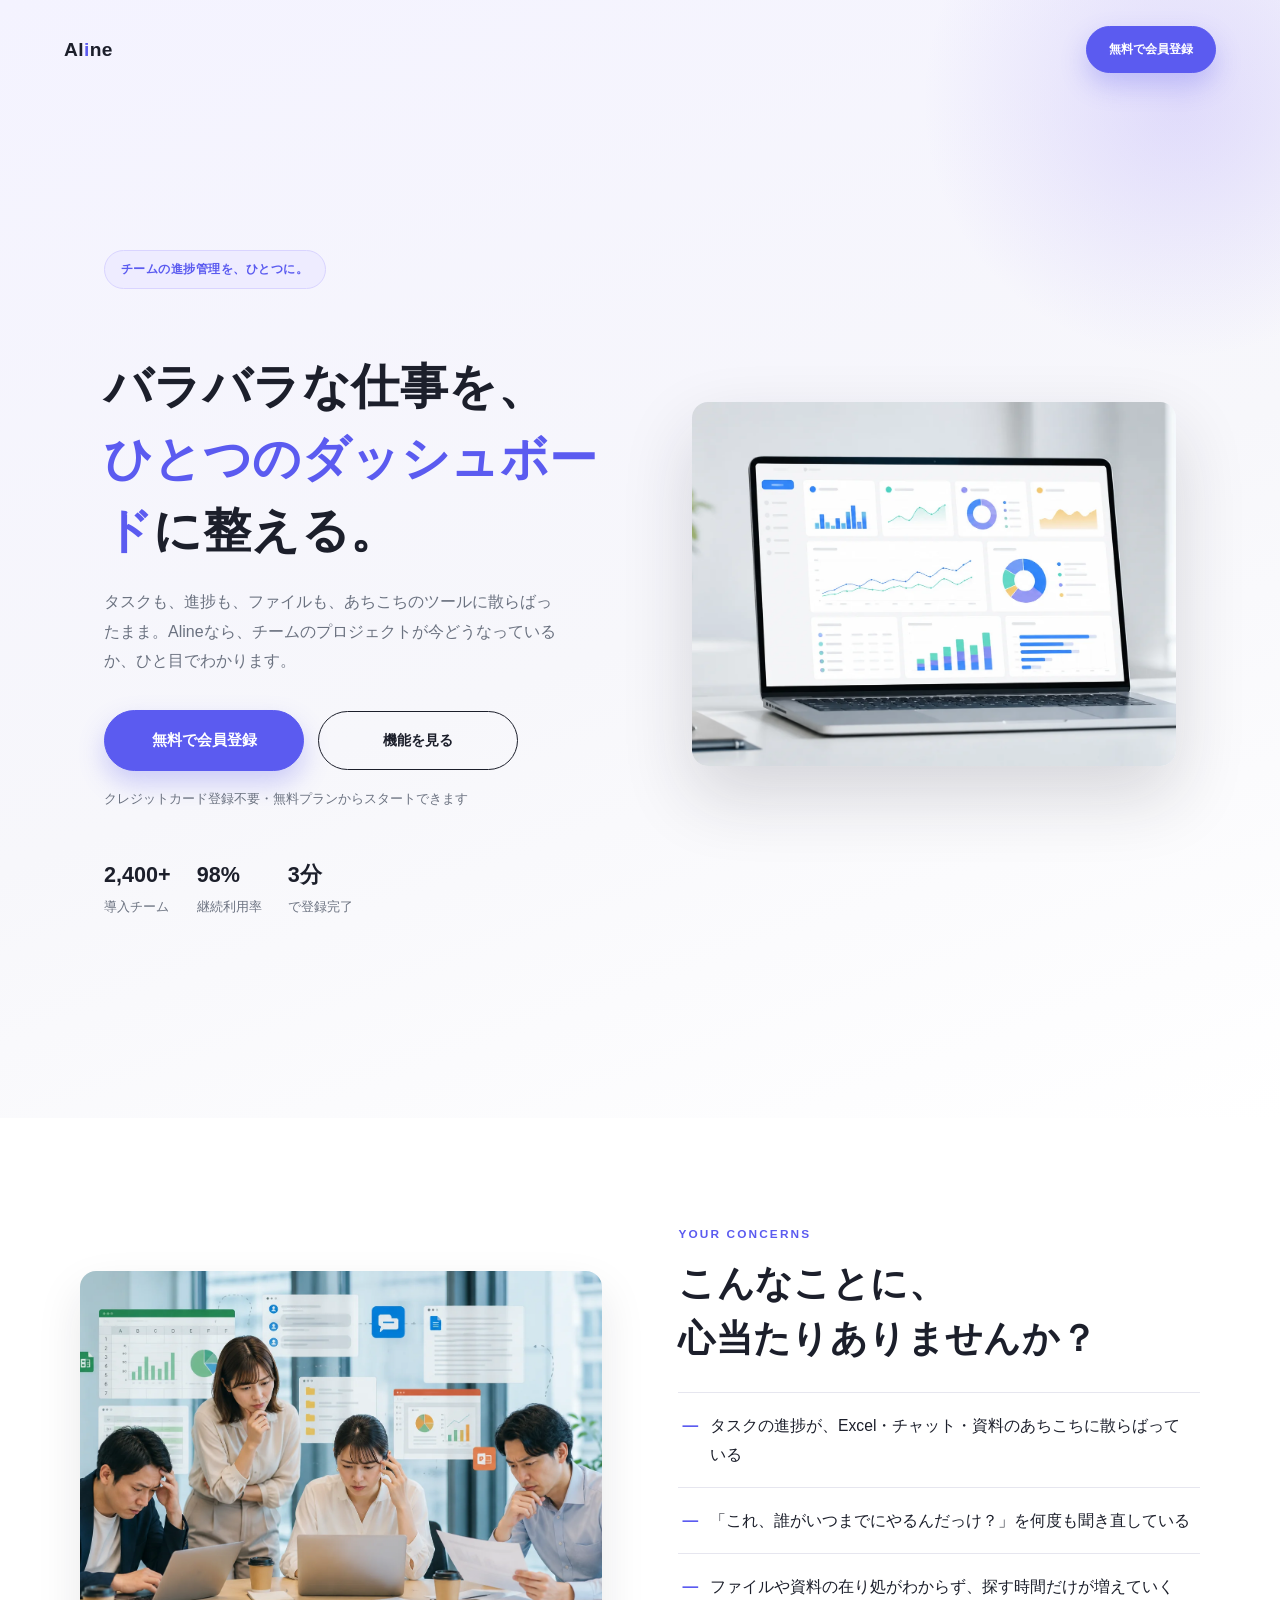
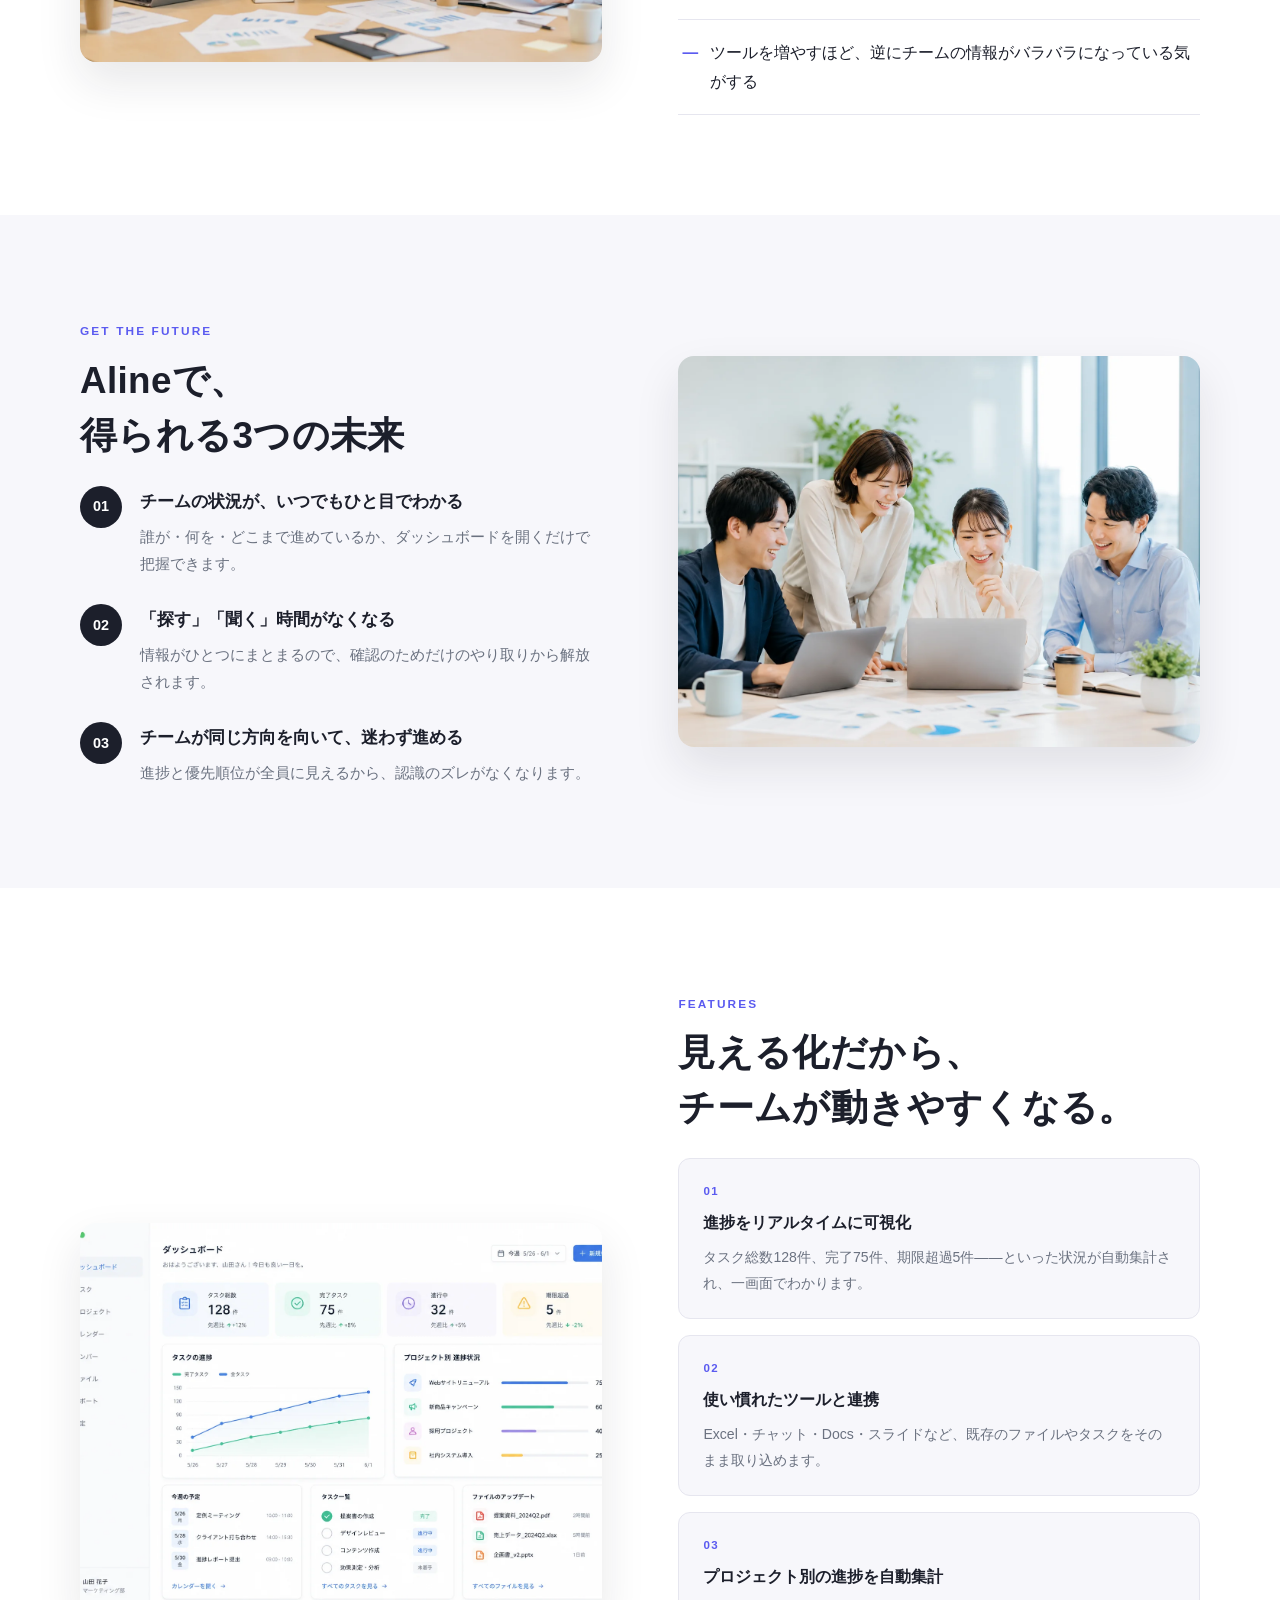
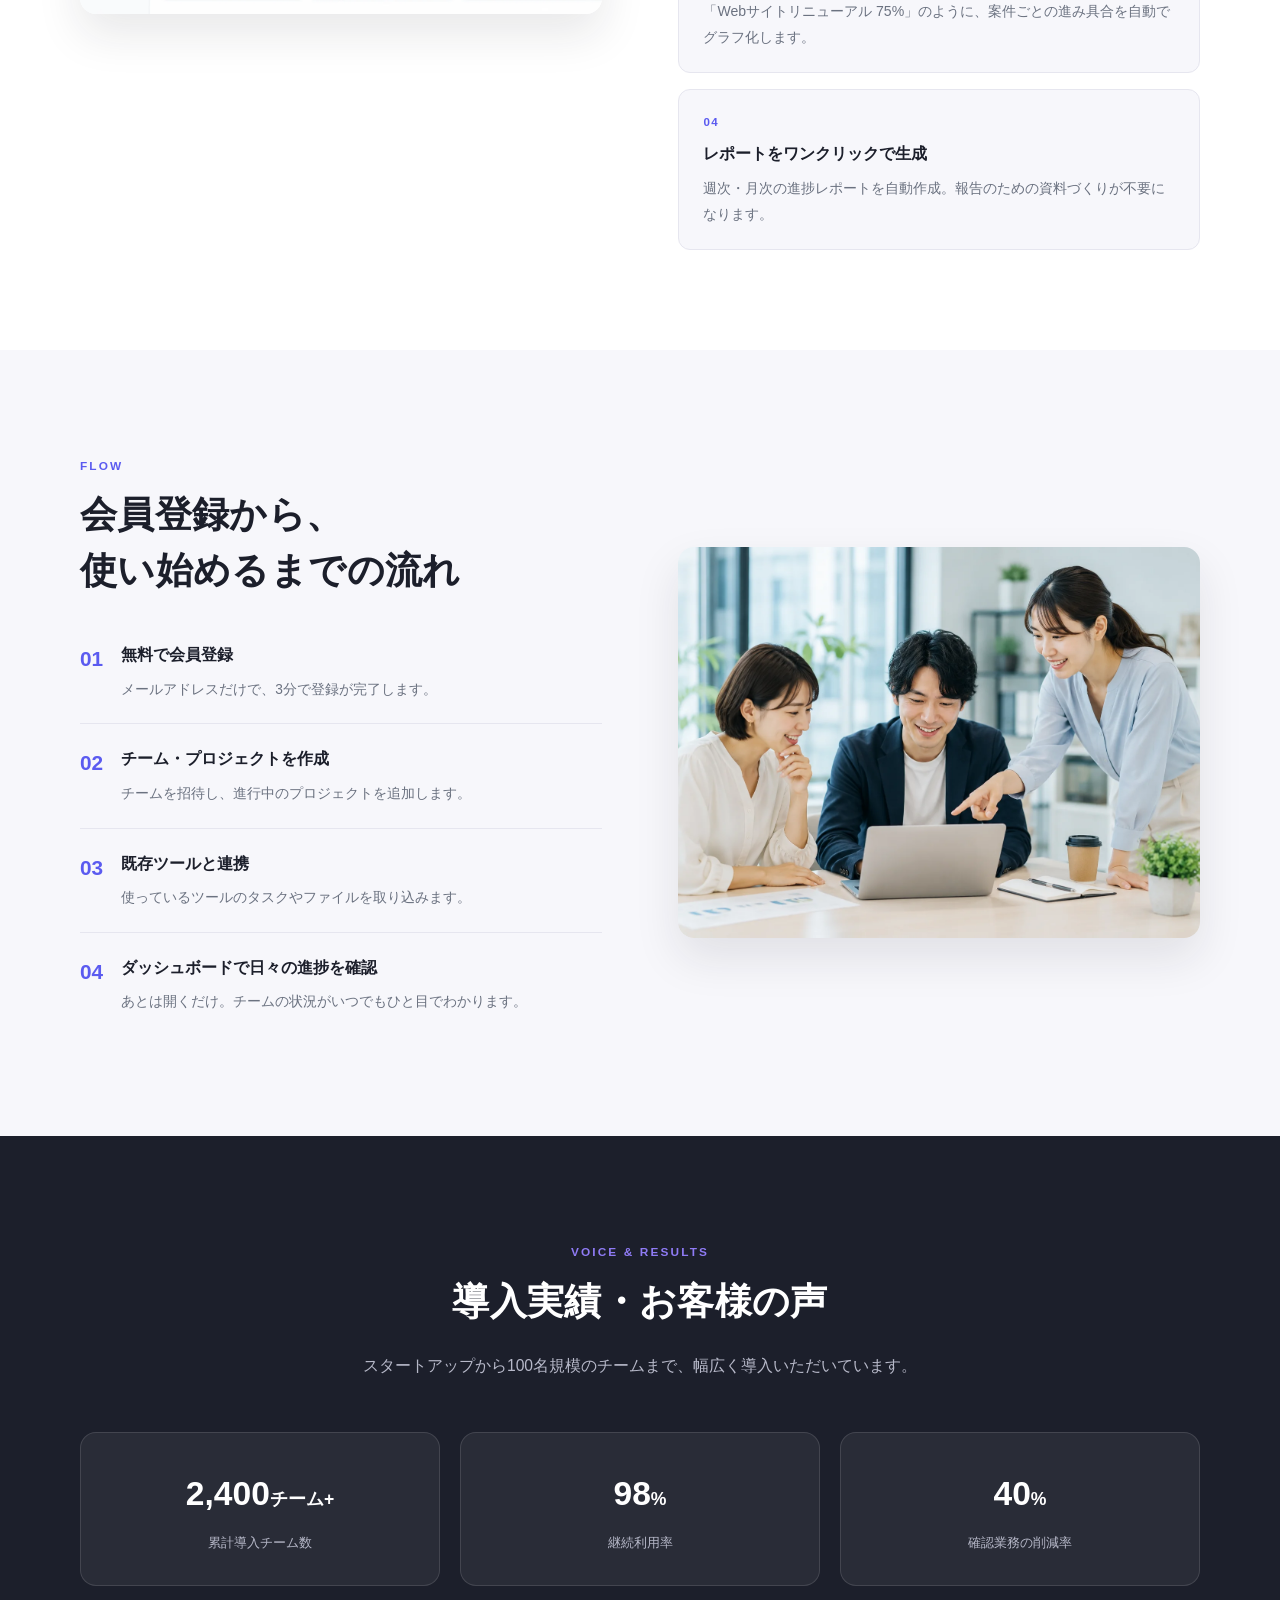
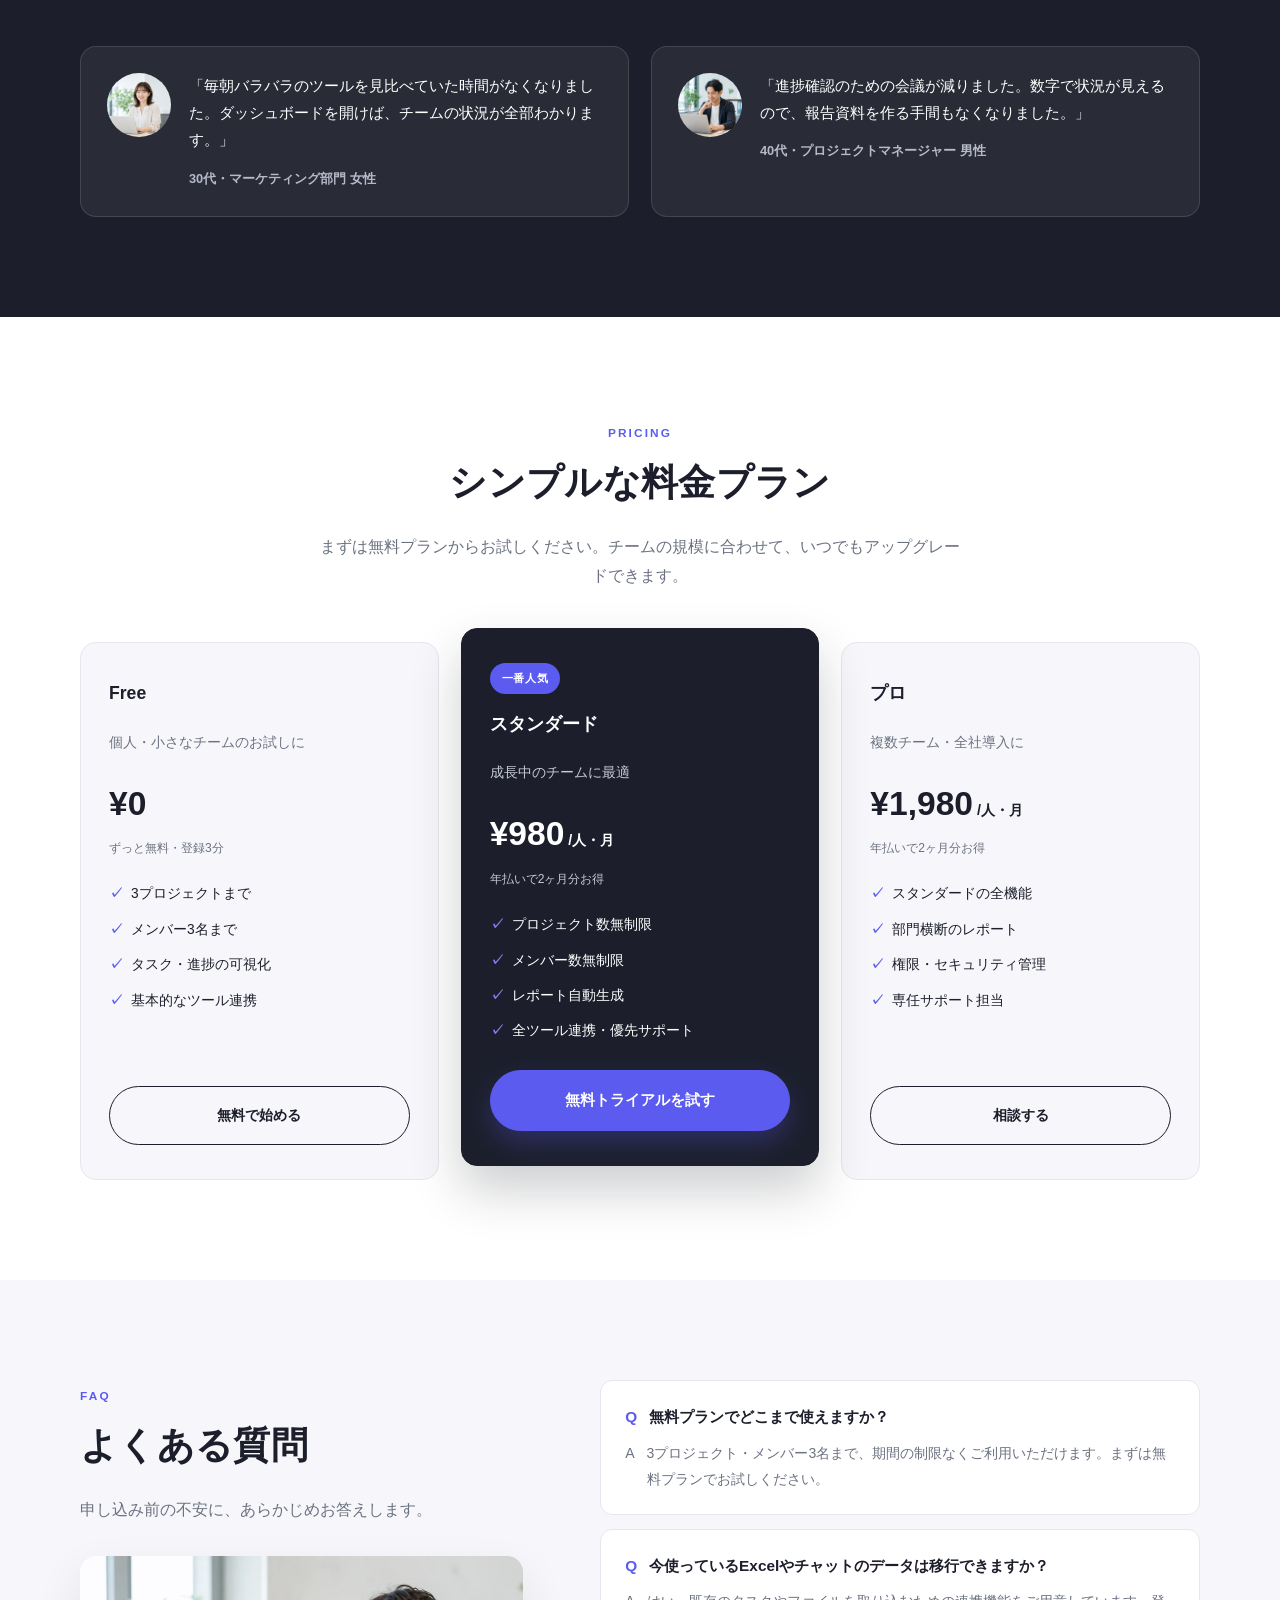
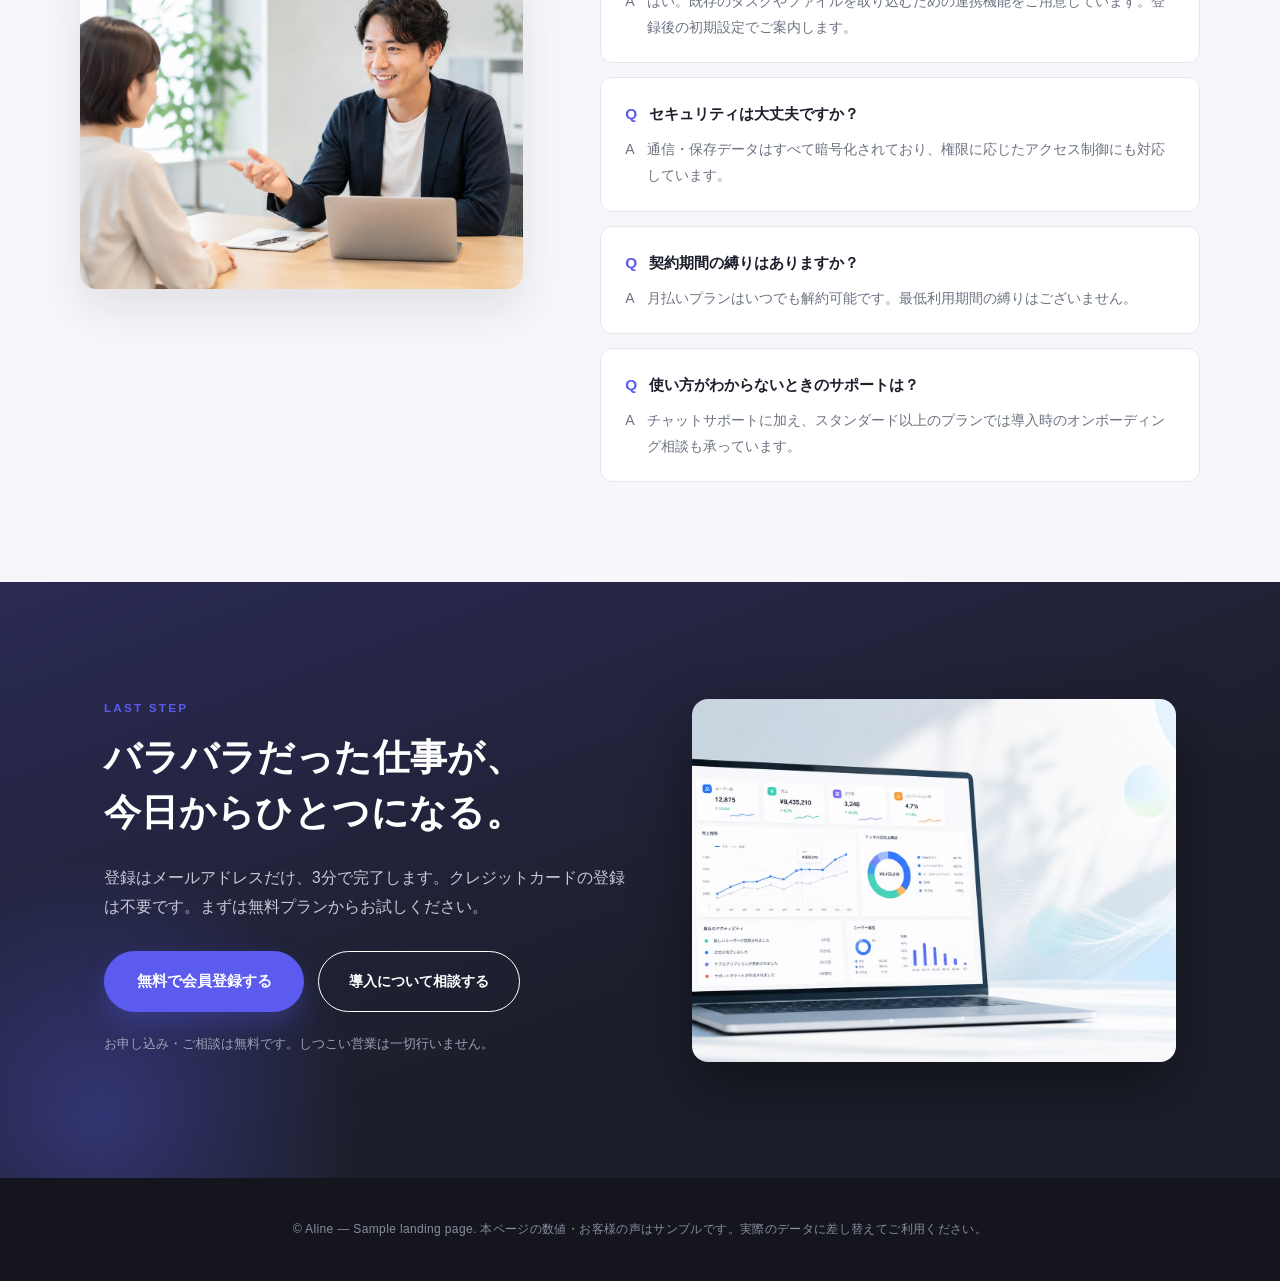
<file: samples/saas/index.html>
<!doctype html>
<html lang="ja">
<head>
<meta charset="utf-8">
<meta name="viewport" content="width=device-width,initial-scale=1">
<title>Aline（アライン）| バラバラな仕事を、ひとつに整える。チーム進捗管理SaaS</title>
<meta name="description" content="タスク・進捗・ファイルが散らばって見えない。Alineならチームのプロジェクトをひとつのダッシュボードでまとめて把握できます。無料プランあり、今すぐ会員登録。">
<style>
:root{
  --ink:#1c1f2b; --muted:#6b7280; --paper:#f7f7fb; --white:#fff;
  --accent:#5b5bf0; --accent-2:#8f7bf5; --accent-soft:#eeecff; --line:#e6e6ef;
  --sans:"Hiragino Sans","Noto Sans JP","Yu Gothic",-apple-system,BlinkMacSystemFont,sans-serif;
  --radius:16px;
}
*{box-sizing:border-box}
html{scroll-behavior:smooth}
body{margin:0;color:var(--ink);background:var(--white);font-family:var(--sans);line-height:1.85;font-size:16px}
img{display:block;width:100%;object-fit:cover}
a{color:inherit;text-decoration:none}
.wrap{width:min(1120px,calc(100% - 40px));margin:auto}
.eyebrow{display:inline-block;font-size:.74rem;letter-spacing:.18em;color:var(--accent);font-weight:700;text-transform:uppercase}
h2.title{margin:.5rem 0 1.4rem;font-size:clamp(1.6rem,3vw,2.3rem);font-weight:800;letter-spacing:.01em;line-height:1.5}
.lead{color:var(--muted);max-width:44em;font-size:.98rem}
.section-head{max-width:640px;margin:0 auto 52px;text-align:center}
.section-head .lead{margin:0 auto}
.btn{display:inline-flex;align-items:center;justify-content:center;gap:8px;min-width:200px;padding:16px 30px;background:var(--accent);color:#fff;font-weight:700;font-size:.92rem;border:1px solid var(--accent);border-radius:999px;box-shadow:0 12px 26px rgba(91,91,240,.28);transition:.2s}
.btn:hover{transform:translateY(-2px);box-shadow:0 16px 30px rgba(91,91,240,.36)}
.btn-outline{display:inline-flex;align-items:center;justify-content:center;min-width:200px;padding:15px 30px;border:1.5px solid var(--ink);color:var(--ink);font-weight:700;font-size:.9rem;border-radius:999px}
.btn-outline.on-dark{border-color:#fff;color:#fff}
section{padding:100px 0}
.note{font-size:.78rem;color:var(--muted)}

/* Header */
header.gnav{position:absolute;inset:0 0 auto;z-index:10;display:flex;align-items:center;justify-content:space-between;padding:26px 5vw}
.logo{font-weight:800;font-size:1.2rem;letter-spacing:.02em}
.logo span{color:var(--accent)}
header.gnav .btn{min-width:0;padding:11px 22px;font-size:.78rem}

/* FV */
.fv{position:relative;background:linear-gradient(160deg,#f4f3ff 0%,#f7f7fb 55%,#ffffff 100%);overflow:hidden}
.fv:before{content:"";position:absolute;top:-160px;right:-160px;width:520px;height:520px;border-radius:50%;background:radial-gradient(circle,rgba(143,123,245,.22),transparent 70%)}
.fv-inner{position:relative;max-width:1120px;margin:0 auto;display:grid;grid-template-columns:1.05fr .95fr;gap:52px;align-items:center;padding:150px 24px 100px}
.fv-badge{display:inline-flex;align-items:center;gap:8px;background:var(--accent-soft);color:var(--accent);border:1px solid #d9d4ff;padding:7px 16px;border-radius:999px;font-size:.78rem;font-weight:700;letter-spacing:.04em;margin-bottom:22px}
.fv h1{font-size:clamp(2rem,4.2vw,3rem);font-weight:800;line-height:1.5;letter-spacing:.01em;margin-bottom:20px}
.fv h1 em{font-style:normal;color:var(--accent)}
.fv p.sub{font-size:1rem;color:var(--muted);margin-bottom:34px;max-width:460px}
.fv-actions{display:flex;gap:14px;flex-wrap:wrap;align-items:center}
.fv-note{margin-top:16px;font-size:.8rem;color:var(--muted)}
.fv-meta{display:flex;gap:26px;margin-top:44px;flex-wrap:wrap}
.fv-meta div{font-size:.8rem;color:var(--muted)}
.fv-meta strong{display:block;font-size:1.35rem;color:var(--ink);font-weight:800}
.fv-visual{position:relative;border-radius:var(--radius);overflow:hidden;box-shadow:0 30px 70px rgba(28,31,43,.16)}
.fv-visual img{aspect-ratio:4/3}

/* generic split */
.split{display:grid;grid-template-columns:1fr 1fr;gap:6vw;align-items:center}
.split img{border-radius:var(--radius);box-shadow:0 20px 45px rgba(28,31,43,.10)}

/* Empathy */
.empathy{background:var(--white)}
.empathy .split{grid-template-columns:1fr 1fr}
.empathy img{aspect-ratio:4/3}
.checks{display:grid;gap:0;margin:26px 0 0;padding:0;list-style:none;border-top:1px solid var(--line)}
.checks li{padding:18px 4px;border-bottom:1px solid var(--line);font-size:.98rem;display:flex;gap:12px}
.checks li:before{content:"\2014";font-weight:800;color:var(--accent);flex:none}

/* Benefit */
.benefit{background:var(--paper)}
.benefit .split{grid-template-columns:1fr 1fr}
.benefit img{aspect-ratio:4/3}
.benefit-list{display:flex;flex-direction:column;gap:26px;margin-top:8px}
.benefit-item{display:flex;gap:18px}
.benefit-num{flex:none;width:42px;height:42px;border-radius:50%;background:var(--ink);color:#fff;display:flex;align-items:center;justify-content:center;font-weight:800;font-size:.9rem}
.benefit-item h3{margin:0 0 6px;font-size:1.08rem;font-weight:800}
.benefit-item p{margin:0;color:var(--muted);font-size:.92rem}

/* Feature */
.feature{background:var(--white)}
.feature .split{grid-template-columns:1fr 1fr}
.feature img{aspect-ratio:4/3}
.feature-cards{display:grid;gap:16px;margin-top:8px}
.feature-card{background:var(--paper);border:1px solid var(--line);border-radius:12px;padding:22px 24px}
.feature-card .num{font-size:.72rem;font-weight:800;color:var(--accent);letter-spacing:.12em;margin-bottom:6px;display:block}
.feature-card h3{margin:0 0 6px;font-size:1rem;font-weight:800}
.feature-card p{margin:0;font-size:.88rem;color:var(--muted)}

/* Flow */
.flow{background:var(--paper)}
.flow .split{grid-template-columns:1fr 1fr}
.flow img{aspect-ratio:4/3}
.steps{display:grid;gap:0;padding:0;margin:8px 0 0;list-style:none}
.steps li{display:grid;grid-template-columns:auto 1fr;gap:18px;padding:20px 0;border-bottom:1px solid var(--line)}
.steps li:last-child{border-bottom:0}
.steps b{font-size:1.3rem;font-weight:800;color:var(--accent)}
.steps strong{display:block;margin-bottom:4px;font-weight:800;font-size:1rem}
.steps small{color:var(--muted);font-size:.86rem}

/* Proof */
.proof{background:var(--ink);color:#fff}
.proof .eyebrow{color:var(--accent-2)}
.proof .section-head h2{color:#fff}
.proof .section-head .lead{color:#b7b9c9}
.stats{display:grid;grid-template-columns:repeat(3,1fr);gap:20px;margin-bottom:60px}
.stat{text-align:center;background:rgba(255,255,255,.06);border:1px solid rgba(255,255,255,.12);border-radius:var(--radius);padding:30px 18px}
.stat .num{font-size:2.1rem;font-weight:800}
.stat .num span{font-size:1.1rem}
.stat .label{margin-top:6px;font-size:.8rem;color:#b7b9c9}
.voice-grid{display:grid;grid-template-columns:repeat(2,1fr);gap:22px}
.voice-card{background:rgba(255,255,255,.06);border:1px solid rgba(255,255,255,.12);border-radius:var(--radius);padding:26px;display:flex;gap:18px}
.voice-card img{width:64px;height:64px;border-radius:50%;object-fit:cover;flex:none}
.voice-quote{font-size:.92rem;margin:0 0 12px}
.voice-name{font-size:.8rem;color:#b7b9c9;font-weight:700}

/* Pricing */
.price{background:var(--white)}
.price-grid{display:grid;grid-template-columns:repeat(3,1fr);gap:22px}
.price-card{border:1px solid var(--line);border-radius:var(--radius);padding:34px 28px;display:flex;flex-direction:column;background:var(--paper)}
.price-card.on{background:var(--ink);color:#fff;border-color:var(--ink);transform:translateY(-14px);box-shadow:0 24px 50px rgba(28,31,43,.22)}
.price-badge{display:inline-block;align-self:flex-start;background:var(--accent);color:#fff;font-size:.7rem;font-weight:800;letter-spacing:.06em;padding:5px 12px;border-radius:999px;margin-bottom:14px}
.price-card h3{margin:0 0 6px;font-size:1.1rem;font-weight:800}
.price-card .desc{font-size:.85rem;color:var(--muted);margin-bottom:18px}
.price-card.on .desc{color:#c7c9d6}
.price-amount{font-size:2.1rem;font-weight:800;margin-bottom:2px}
.price-amount small{font-size:.9rem;font-weight:600;margin-left:4px}
.price-per{font-size:.76rem;color:var(--muted);margin-bottom:22px}
.price-card.on .price-per{color:#c7c9d6}
.price-feats{list-style:none;margin:0 0 26px;padding:0;display:grid;gap:10px;font-size:.86rem}
.price-feats li{display:flex;gap:8px}
.price-feats li:before{content:"\2713";color:var(--accent);font-weight:800;flex:none}
.price-card.on .price-feats li:before{color:var(--accent-2)}
.price-card .btn,.price-card .btn-outline{width:100%;margin-top:auto}
.price-card.on .btn-outline{border-color:#fff;color:#fff}

/* FAQ */
.faq{background:var(--paper)}
.faq .split{grid-template-columns:.85fr 1.15fr;align-items:flex-start}
.faq img{aspect-ratio:4/3}
.faq-list{display:flex;flex-direction:column;gap:14px}
.faq-item{background:var(--white);border:1px solid var(--line);border-radius:12px;padding:22px 24px}
.faq-q{display:flex;gap:12px;font-weight:800;font-size:.96rem;margin-bottom:8px}
.faq-q .mark{color:var(--accent);flex:none}
.faq-a{display:flex;gap:12px;font-size:.88rem;color:var(--muted)}
.faq-a .mark{color:var(--muted);flex:none}

/* CTA */
.cta-final{position:relative;padding:110px 0;color:#fff;background:linear-gradient(160deg,#2a2a55 0%,#1c1f2b 60%);overflow:hidden}
.cta-final:before{content:"";position:absolute;bottom:-200px;left:-160px;width:520px;height:520px;border-radius:50%;background:radial-gradient(circle,rgba(91,91,240,.35),transparent 70%)}
.cta-final-inner{position:relative;max-width:1120px;margin:0 auto;padding:0 24px;display:grid;grid-template-columns:1.05fr .95fr;gap:52px;align-items:center}
.cta-final h2{color:#fff}
.cta-final .lead{color:#c7c9d6}
.cta-actions{display:flex;gap:14px;margin-top:30px;flex-wrap:wrap}
.cta-note{margin-top:20px;font-size:.8rem;color:#9fa2b8}
.cta-visual{border-radius:var(--radius);overflow:hidden;box-shadow:0 26px 60px rgba(0,0,0,.4)}
.cta-visual img{aspect-ratio:4/3}

footer{padding:40px 20px;text-align:center;font-size:.75rem;letter-spacing:.03em;background:#14151d;color:#8b8da0}

@media (max-width:860px){
  section{padding:68px 0}
  .fv-inner{grid-template-columns:1fr;padding-top:120px}
  .split,.empathy .split,.benefit .split,.feature .split,.flow .split,.faq .split,.cta-final-inner{grid-template-columns:1fr}
  .split img{order:-1}
  .stats{grid-template-columns:1fr}
  .voice-grid{grid-template-columns:1fr}
  .price-grid{grid-template-columns:1fr}
  .price-card.on{transform:none}
  .fv-meta{gap:20px}
}
</style>
</head>
<body>
<header class="gnav">
  <a class="logo" href="#top">Al<span>i</span>ne</a>
  <a class="btn" href="#cta">無料で会員登録</a>
</header>

<!-- ========== 1. ファーストビュー ========== -->
<section class="fv" id="top">
  <div class="fv-inner">
    <div>
      <span class="fv-badge">チームの進捗管理を、ひとつに。</span>
      <h1>バラバラな仕事を、<br><em>ひとつのダッシュボード</em>に整える。</h1>
      <p class="sub">タスクも、進捗も、ファイルも、あちこちのツールに散らばったまま。Alineなら、チームのプロジェクトが今どうなっているか、ひと目でわかります。</p>
      <div class="fv-actions">
        <a class="btn" href="#cta">無料で会員登録</a>
        <a class="btn-outline" href="#feature">機能を見る</a>
      </div>
      <p class="fv-note">クレジットカード登録不要・無料プランからスタートできます</p>
      <div class="fv-meta">
        <div><strong>2,400+</strong>導入チーム</div>
        <div><strong>98%</strong>継続利用率</div>
        <div><strong>3分</strong>で登録完了</div>
      </div>
    </div>
    <div class="fv-visual">
      <img src="images/fv.webp" alt="Alineのダッシュボード画面。タスクの進捗やプロジェクト状況がグラフで一覧表示されている">
    </div>
  </div>
</section>

<!-- ========== 2. 共感（悩み・憧れ） ========== -->
<section class="empathy">
  <div class="wrap split">
    <img src="images/empathy.webp" alt="複数のツールの画面に囲まれ、進捗管理に頭を悩ませるチームメンバー">
    <div>
      <span class="eyebrow">Your Concerns</span>
      <h2 class="title">こんなことに、<br>心当たりありませんか？</h2>
      <ul class="checks">
        <li>タスクの進捗が、Excel・チャット・資料のあちこちに散らばっている</li>
        <li>「これ、誰がいつまでにやるんだっけ？」を何度も聞き直している</li>
        <li>ファイルや資料の在り処がわからず、探す時間だけが増えていく</li>
        <li>ツールを増やすほど、逆にチームの情報がバラバラになっている気がする</li>
      </ul>
    </div>
  </div>
</section>

<!-- ========== 3. ベネフィット（得られる未来） ========== -->
<section class="benefit">
  <div class="wrap split">
    <div>
      <span class="eyebrow">Get The Future</span>
      <h2 class="title">Alineで、<br>得られる3つの未来</h2>
      <div class="benefit-list">
        <div class="benefit-item">
          <div class="benefit-num">01</div>
          <div>
            <h3>チームの状況が、いつでもひと目でわかる</h3>
            <p>誰が・何を・どこまで進めているか、ダッシュボードを開くだけで把握できます。</p>
          </div>
        </div>
        <div class="benefit-item">
          <div class="benefit-num">02</div>
          <div>
            <h3>「探す」「聞く」時間がなくなる</h3>
            <p>情報がひとつにまとまるので、確認のためだけのやり取りから解放されます。</p>
          </div>
        </div>
        <div class="benefit-item">
          <div class="benefit-num">03</div>
          <div>
            <h3>チームが同じ方向を向いて、迷わず進める</h3>
            <p>進捗と優先順位が全員に見えるから、認識のズレがなくなります。</p>
          </div>
        </div>
      </div>
    </div>
    <img src="images/benefit.webp" alt="Alineを使って笑顔で打ち合わせをするチームメンバー">
  </div>
</section>

<!-- ========== 4. 特徴・機能 ========== -->
<section class="feature" id="feature">
  <div class="wrap split">
    <img src="images/feature.webp" alt="Alineのダッシュボード画面の拡大。タスク件数や進捗グラフ、レポートが表示されている">
    <div>
      <span class="eyebrow">Features</span>
      <h2 class="title">見える化だから、<br>チームが動きやすくなる。</h2>
      <div class="feature-cards">
        <div class="feature-card">
          <span class="num">01</span>
          <h3>進捗をリアルタイムに可視化</h3>
          <p>タスク総数128件、完了75件、期限超過5件——といった状況が自動集計され、一画面でわかります。</p>
        </div>
        <div class="feature-card">
          <span class="num">02</span>
          <h3>使い慣れたツールと連携</h3>
          <p>Excel・チャット・Docs・スライドなど、既存のファイルやタスクをそのまま取り込めます。</p>
        </div>
        <div class="feature-card">
          <span class="num">03</span>
          <h3>プロジェクト別の進捗を自動集計</h3>
          <p>「Webサイトリニューアル 75%」のように、案件ごとの進み具合を自動でグラフ化します。</p>
        </div>
        <div class="feature-card">
          <span class="num">04</span>
          <h3>レポートをワンクリックで生成</h3>
          <p>週次・月次の進捗レポートを自動作成。報告のための資料づくりが不要になります。</p>
        </div>
      </div>
    </div>
  </div>
</section>

<!-- ========== 5. 利用の流れ ========== -->
<section class="flow">
  <div class="wrap split">
    <div>
      <span class="eyebrow">Flow</span>
      <h2 class="title">会員登録から、<br>使い始めるまでの流れ</h2>
      <ol class="steps">
        <li><b>01</b><span><strong>無料で会員登録</strong><small>メールアドレスだけで、3分で登録が完了します。</small></span></li>
        <li><b>02</b><span><strong>チーム・プロジェクトを作成</strong><small>チームを招待し、進行中のプロジェクトを追加します。</small></span></li>
        <li><b>03</b><span><strong>既存ツールと連携</strong><small>使っているツールのタスクやファイルを取り込みます。</small></span></li>
        <li><b>04</b><span><strong>ダッシュボードで日々の進捗を確認</strong><small>あとは開くだけ。チームの状況がいつでもひと目でわかります。</small></span></li>
      </ol>
    </div>
    <img src="images/flow.webp" alt="オンボーディング担当者がAlineの使い方を説明している様子">
  </div>
</section>

<!-- ========== 6. 導入実績・お客様の声 ========== -->
<section class="proof">
  <div class="wrap">
    <div class="section-head">
      <span class="eyebrow">Voice &amp; Results</span>
      <h2 class="title">導入実績・お客様の声</h2>
      <p class="lead">スタートアップから100名規模のチームまで、幅広く導入いただいています。</p>
    </div>
    <div class="stats">
      <div class="stat"><div class="num">2,400<span>チーム+</span></div><div class="label">累計導入チーム数</div></div>
      <div class="stat"><div class="num">98<span>%</span></div><div class="label">継続利用率</div></div>
      <div class="stat"><div class="num">40<span>%</span></div><div class="label">確認業務の削減率</div></div>
    </div>
    <div class="voice-grid">
      <div class="voice-card">
        <img src="images/proof-1.webp" alt="お客様の声1">
        <div>
          <p class="voice-quote">「毎朝バラバラのツールを見比べていた時間がなくなりました。ダッシュボードを開けば、チームの状況が全部わかります。」</p>
          <div class="voice-name">30代・マーケティング部門 女性</div>
        </div>
      </div>
      <div class="voice-card">
        <img src="images/proof-2.webp" alt="お客様の声2">
        <div>
          <p class="voice-quote">「進捗確認のための会議が減りました。数字で状況が見えるので、報告資料を作る手間もなくなりました。」</p>
          <div class="voice-name">40代・プロジェクトマネージャー 男性</div>
        </div>
      </div>
    </div>
  </div>
</section>

<!-- ========== 7. 料金プラン ========== -->
<section class="price">
  <div class="wrap">
    <div class="section-head">
      <span class="eyebrow">Pricing</span>
      <h2 class="title">シンプルな料金プラン</h2>
      <p class="lead">まずは無料プランからお試しください。チームの規模に合わせて、いつでもアップグレードできます。</p>
    </div>
    <div class="price-grid">
      <div class="price-card">
        <h3>Free</h3>
        <p class="desc">個人・小さなチームのお試しに</p>
        <div class="price-amount">¥0</div>
        <div class="price-per">ずっと無料・登録3分</div>
        <ul class="price-feats">
          <li>3プロジェクトまで</li>
          <li>メンバー3名まで</li>
          <li>タスク・進捗の可視化</li>
          <li>基本的なツール連携</li>
        </ul>
        <a class="btn-outline" href="#cta">無料で始める</a>
      </div>
      <div class="price-card on">
        <span class="price-badge">一番人気</span>
        <h3>スタンダード</h3>
        <p class="desc">成長中のチームに最適</p>
        <div class="price-amount">¥980<small>/人・月</small></div>
        <div class="price-per">年払いで2ヶ月分お得</div>
        <ul class="price-feats">
          <li>プロジェクト数無制限</li>
          <li>メンバー数無制限</li>
          <li>レポート自動生成</li>
          <li>全ツール連携・優先サポート</li>
        </ul>
        <a class="btn" href="#cta">無料トライアルを試す</a>
      </div>
      <div class="price-card">
        <h3>プロ</h3>
        <p class="desc">複数チーム・全社導入に</p>
        <div class="price-amount">¥1,980<small>/人・月</small></div>
        <div class="price-per">年払いで2ヶ月分お得</div>
        <ul class="price-feats">
          <li>スタンダードの全機能</li>
          <li>部門横断のレポート</li>
          <li>権限・セキュリティ管理</li>
          <li>専任サポート担当</li>
        </ul>
        <a class="btn-outline" href="#cta">相談する</a>
      </div>
    </div>
  </div>
</section>

<!-- ========== 8. よくある質問 ========== -->
<section class="faq">
  <div class="wrap split">
    <div>
      <span class="eyebrow">FAQ</span>
      <h2 class="title">よくある質問</h2>
      <p class="lead">申し込み前の不安に、あらかじめお答えします。</p>
      <img src="images/faq.webp" alt="Alineのサポート担当者が相談に応じている様子" style="margin-top:32px">
    </div>
    <div class="faq-list">
      <div class="faq-item">
        <div class="faq-q"><span class="mark">Q</span>無料プランでどこまで使えますか？</div>
        <div class="faq-a"><span class="mark">A</span>3プロジェクト・メンバー3名まで、期間の制限なくご利用いただけます。まずは無料プランでお試しください。</div>
      </div>
      <div class="faq-item">
        <div class="faq-q"><span class="mark">Q</span>今使っているExcelやチャットのデータは移行できますか？</div>
        <div class="faq-a"><span class="mark">A</span>はい。既存のタスクやファイルを取り込むための連携機能をご用意しています。登録後の初期設定でご案内します。</div>
      </div>
      <div class="faq-item">
        <div class="faq-q"><span class="mark">Q</span>セキュリティは大丈夫ですか？</div>
        <div class="faq-a"><span class="mark">A</span>通信・保存データはすべて暗号化されており、権限に応じたアクセス制御にも対応しています。</div>
      </div>
      <div class="faq-item">
        <div class="faq-q"><span class="mark">Q</span>契約期間の縛りはありますか？</div>
        <div class="faq-a"><span class="mark">A</span>月払いプランはいつでも解約可能です。最低利用期間の縛りはございません。</div>
      </div>
      <div class="faq-item">
        <div class="faq-q"><span class="mark">Q</span>使い方がわからないときのサポートは？</div>
        <div class="faq-a"><span class="mark">A</span>チャットサポートに加え、スタンダード以上のプランでは導入時のオンボーディング相談も承っています。</div>
      </div>
    </div>
  </div>
</section>

<!-- ========== 9. 最後のひと押し（CTA） ========== -->
<section class="cta-final" id="cta">
  <div class="cta-final-inner">
    <div>
      <span class="eyebrow">Last Step</span>
      <h2 class="title">バラバラだった仕事が、<br>今日からひとつになる。</h2>
      <p class="lead">登録はメールアドレスだけ、3分で完了します。クレジットカードの登録は不要です。まずは無料プランからお試しください。</p>
      <div class="cta-actions">
        <a class="btn" href="#">無料で会員登録する</a>
        <a class="btn-outline on-dark" href="#">導入について相談する</a>
      </div>
      <p class="cta-note">お申し込み・ご相談は無料です。しつこい営業は一切行いません。</p>
    </div>
    <div class="cta-visual">
      <img src="images/cta.webp" alt="Alineのダッシュボード画面のイメージ">
    </div>
  </div>
</section>

<footer>© Aline — Sample landing page. 本ページの数値・お客様の声はサンプルです。実際のデータに差し替えてご利用ください。</footer>
</body>
</html>
</file>
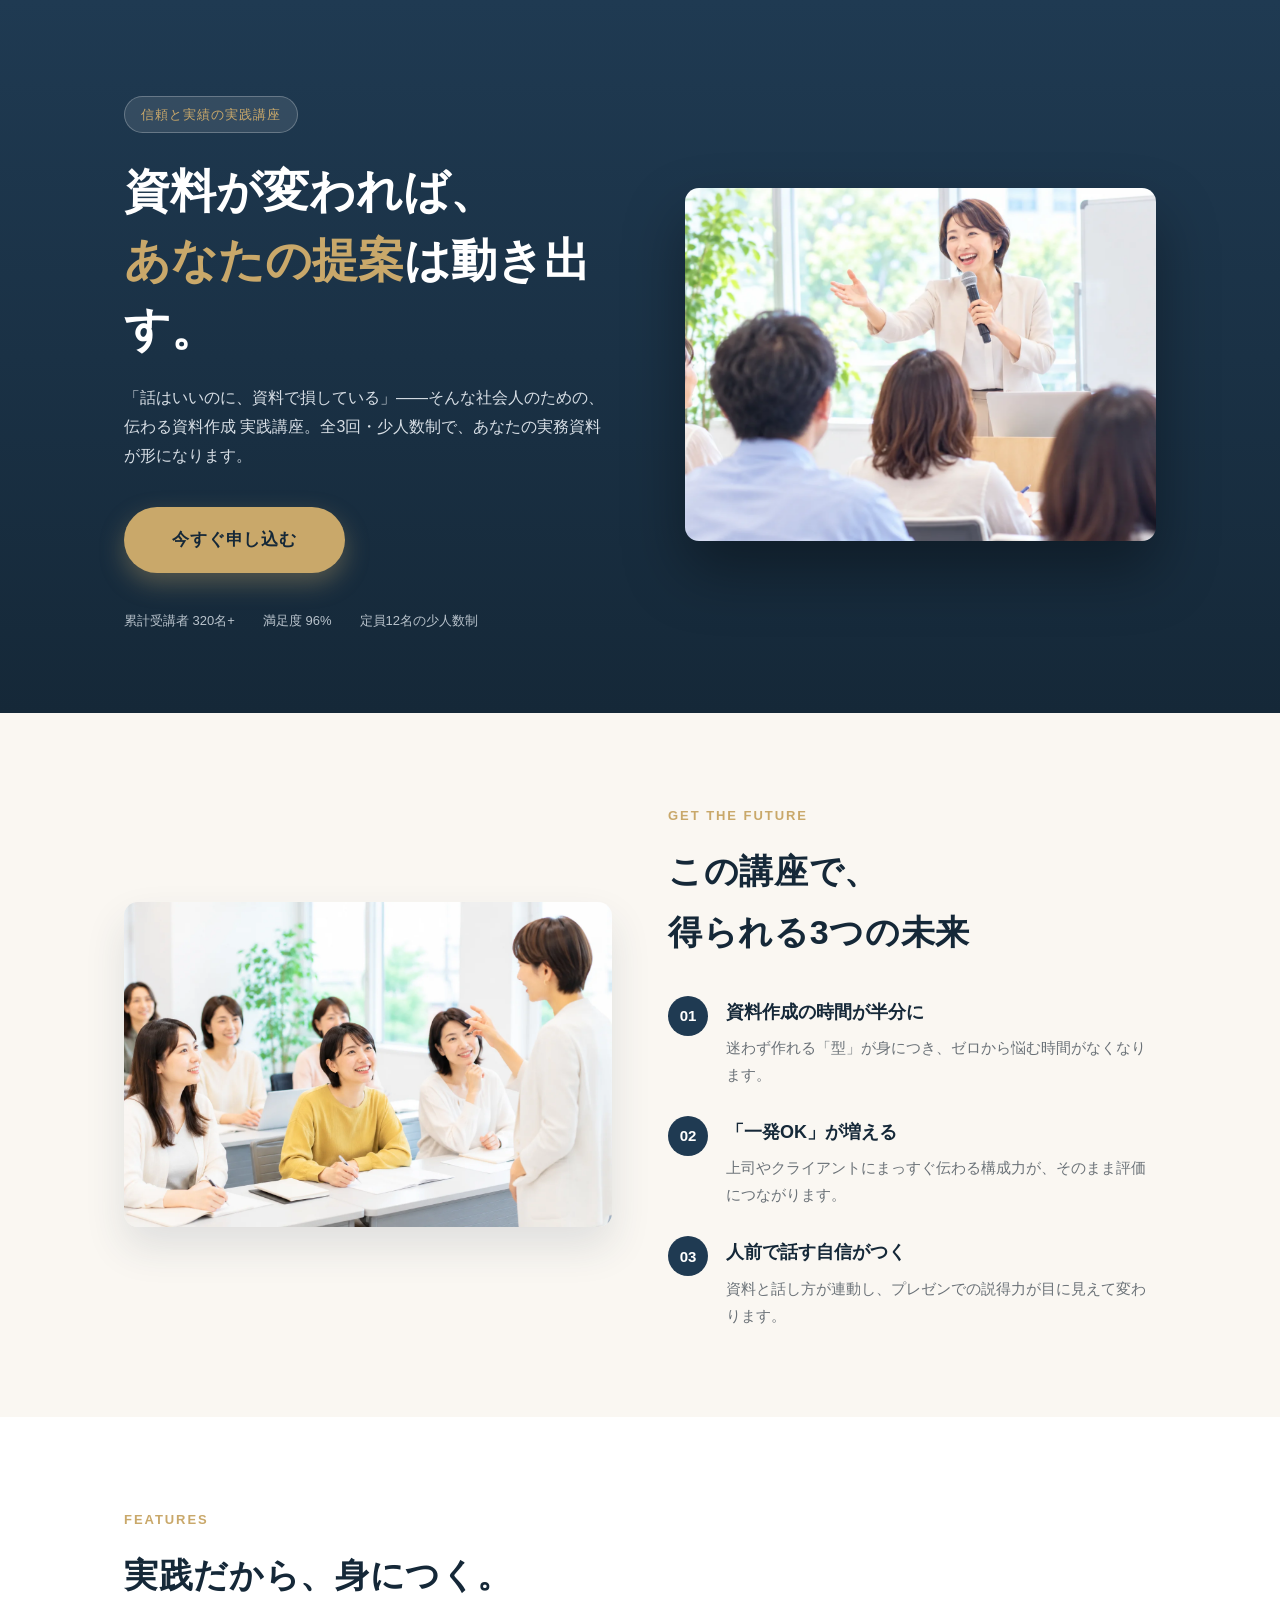
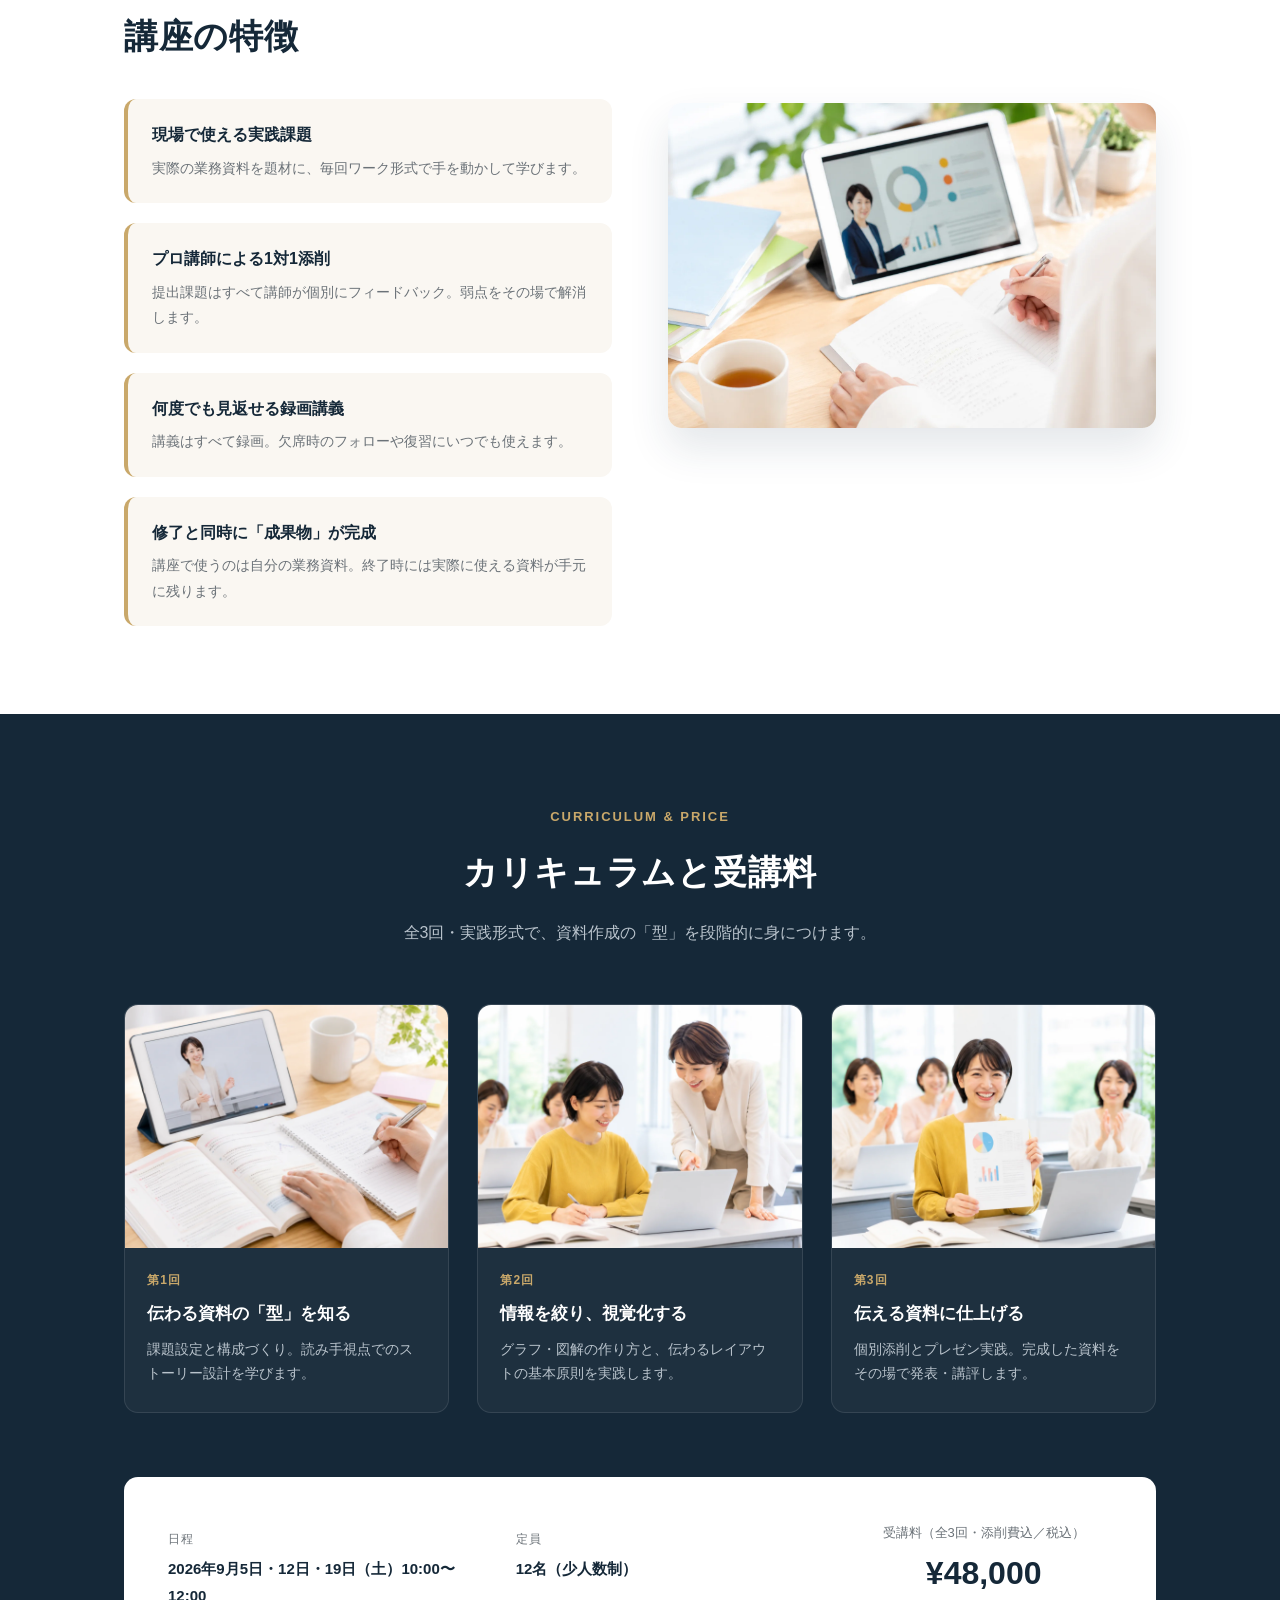
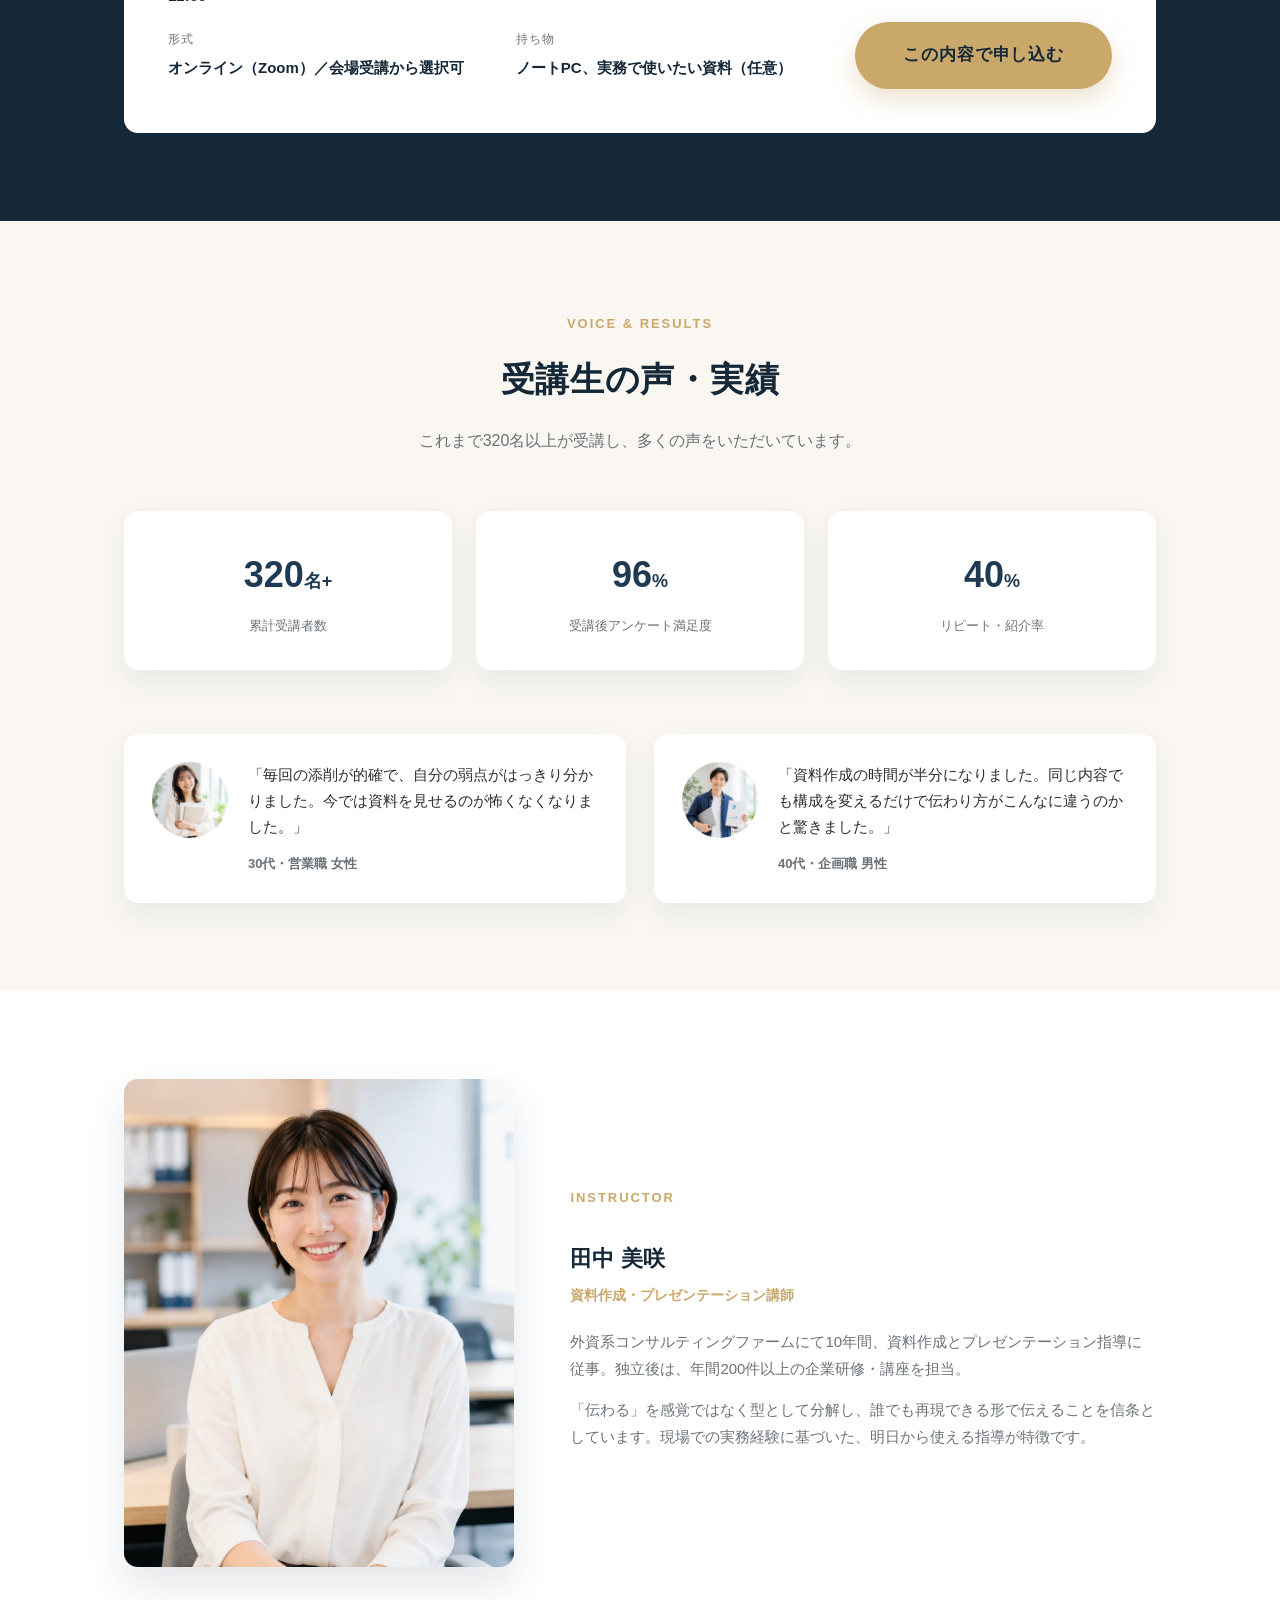
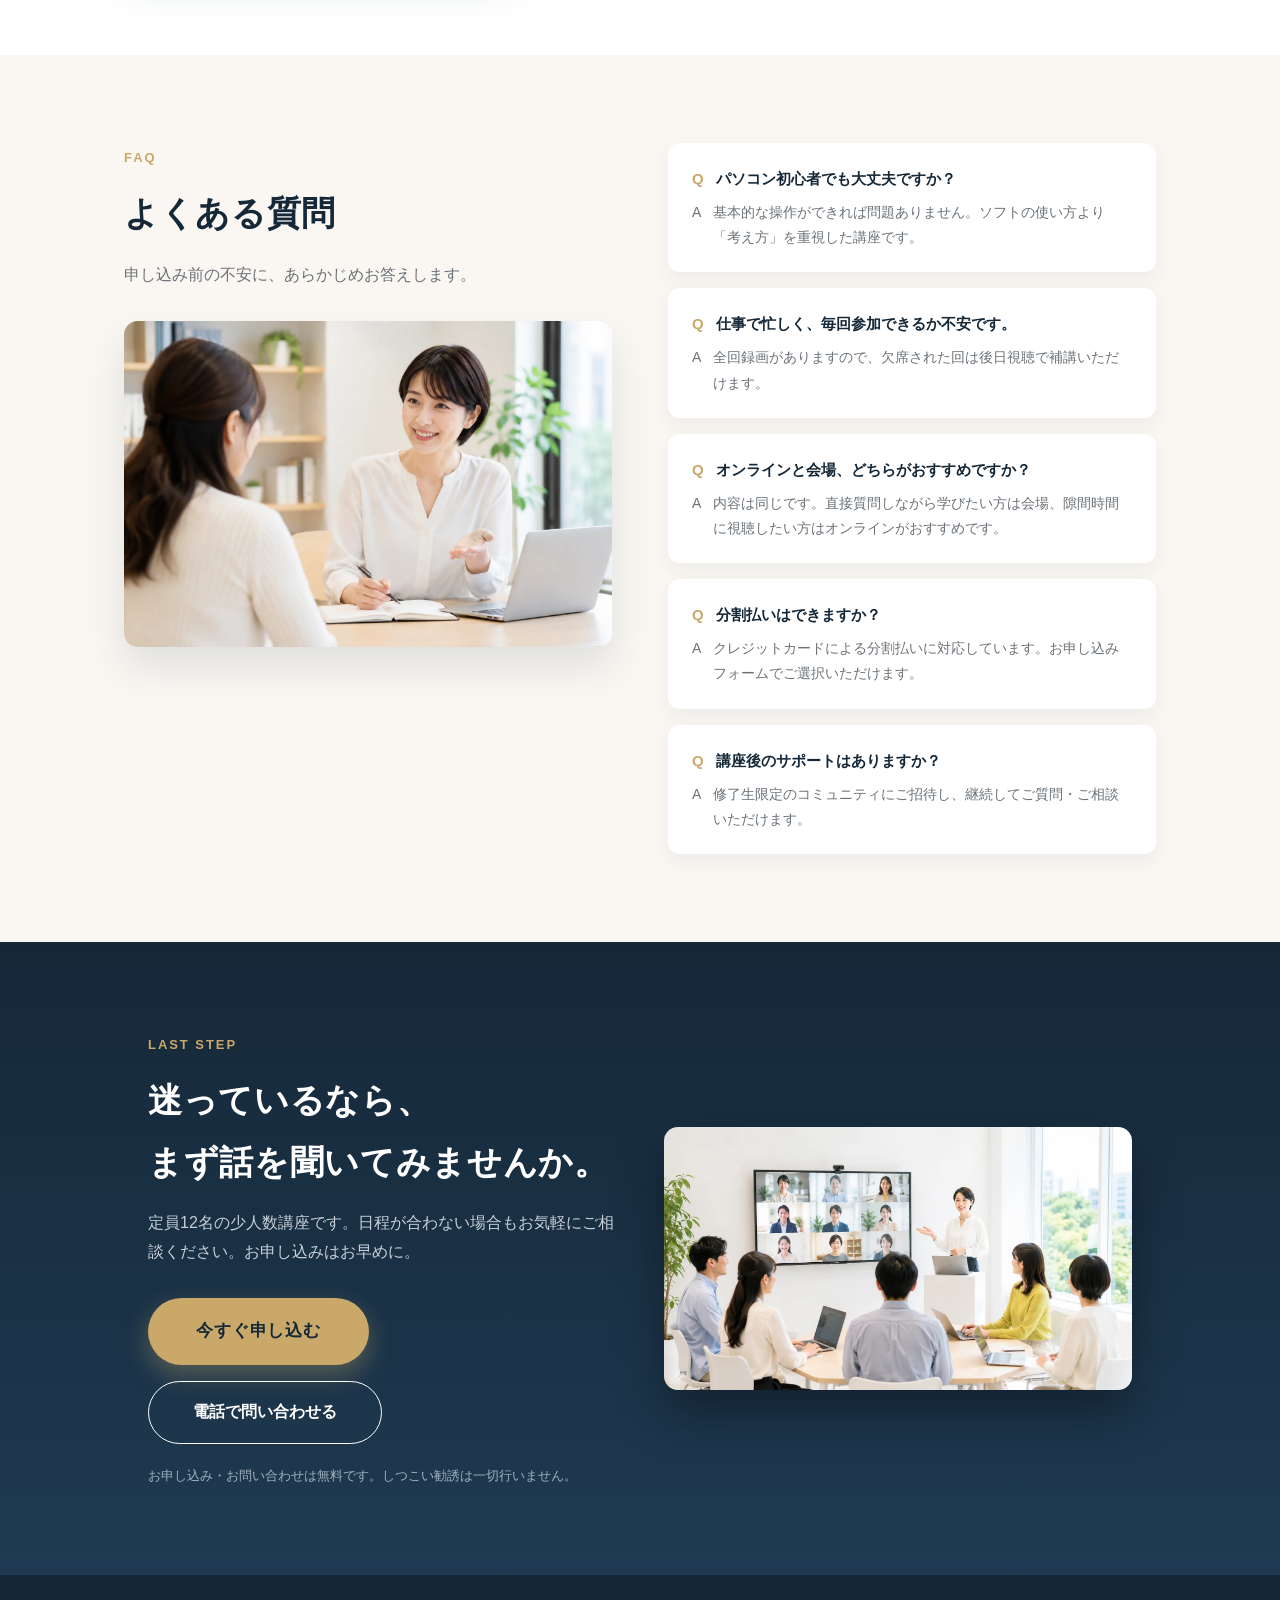
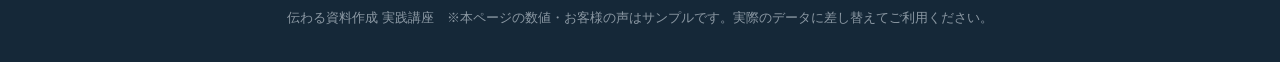
<file: samples/seminar/index.html>
<!DOCTYPE html>
<html lang="ja">
<head>
<meta charset="UTF-8">
<meta name="viewport" content="width=device-width, initial-scale=1.0">
<title>伝わる資料作成 実践講座｜3ヶ月で「伝わる」が変わる</title>
<style>
  :root{
    --navy:#1f3a52;
    --navy-deep:#152838;
    --accent:#c9a86a;
    --cream:#faf7f2;
    --cream-deep:#f1ece2;
    --text:#2b2f33;
    --sub:#6b7278;
    --white:#ffffff;
    --radius:14px;
  }
  *{box-sizing:border-box;margin:0;padding:0;}
  body{
    font-family:"Hiragino Sans","Yu Gothic",-apple-system,BlinkMacSystemFont,sans-serif;
    color:var(--text);
    background:var(--white);
    line-height:1.8;
  }
  img{max-width:100%;display:block;}
  a{text-decoration:none;color:inherit;}
  .container{max-width:1080px;margin:0 auto;padding:0 24px;}
  section{padding:88px 0;}
  .eyebrow{
    display:inline-block;
    font-size:13px;
    letter-spacing:.15em;
    color:var(--accent);
    font-weight:700;
    margin-bottom:14px;
  }
  h2{
    font-size:clamp(24px,3.2vw,34px);
    font-weight:700;
    color:var(--navy-deep);
    margin-bottom:16px;
    letter-spacing:.02em;
  }
  .lead{
    color:var(--sub);
    font-size:16px;
    max-width:640px;
  }
  .section-head{text-align:center;margin-bottom:56px;}
  .section-head .lead{margin:0 auto;}

  /* Button */
  .btn{
    display:inline-block;
    background:var(--accent);
    color:var(--navy-deep);
    font-weight:700;
    padding:18px 48px;
    border-radius:999px;
    font-size:17px;
    letter-spacing:.05em;
    box-shadow:0 10px 24px rgba(201,168,106,.35);
    transition:transform .2s ease, box-shadow .2s ease;
  }
  .btn:hover{transform:translateY(-2px);box-shadow:0 14px 28px rgba(201,168,106,.45);}
  .btn-outline{
    display:inline-block;
    border:1.5px solid var(--white);
    color:var(--white);
    padding:16px 44px;
    border-radius:999px;
    font-weight:700;
    font-size:16px;
  }

  /* ===== FV ===== */
  .fv{
    position:relative;
    background:linear-gradient(180deg,var(--navy) 0%,var(--navy-deep) 100%);
    color:var(--white);
    padding:0;
    overflow:hidden;
  }
  .fv-inner{
    max-width:1080px;margin:0 auto;
    display:grid;grid-template-columns:1.05fr .95fr;
    align-items:center;gap:40px;
    padding:96px 24px 80px;
  }
  .fv-badge{
    display:inline-block;background:rgba(255,255,255,.1);
    border:1px solid rgba(255,255,255,.25);
    padding:6px 16px;border-radius:999px;font-size:13px;
    letter-spacing:.08em;margin-bottom:24px;color:var(--accent);
  }
  .fv h1{
    font-size:clamp(30px,4.4vw,46px);
    font-weight:800;line-height:1.5;margin-bottom:20px;
  }
  .fv h1 span{color:var(--accent);}
  .fv p.sub{
    font-size:16px;color:#d7dee5;margin-bottom:36px;max-width:480px;
  }
  .fv-meta{
    display:flex;gap:28px;margin-top:36px;
    font-size:13px;color:#b9c3cc;flex-wrap:wrap;
  }
  .fv-meta div{display:flex;align-items:center;gap:8px;}
  .fv-visual{
    border-radius:var(--radius);overflow:hidden;
    box-shadow:0 30px 60px rgba(0,0,0,.35);
  }
  .fv-visual img{aspect-ratio:4/3;object-fit:cover;}

  /* ===== Benefit ===== */
  .benefit{background:var(--cream);}
  .benefit-grid{
    display:grid;grid-template-columns:1fr 1fr;gap:56px;align-items:center;
  }
  .benefit-visual{border-radius:var(--radius);overflow:hidden;box-shadow:0 20px 40px rgba(31,58,82,.12);}
  .benefit-list{display:flex;flex-direction:column;gap:28px;}
  .benefit-item{display:flex;gap:18px;}
  .benefit-num{
    flex:none;width:40px;height:40px;border-radius:50%;
    background:var(--navy);color:var(--white);
    display:flex;align-items:center;justify-content:center;
    font-weight:700;font-size:15px;
  }
  .benefit-item h3{font-size:18px;color:var(--navy-deep);margin-bottom:6px;}
  .benefit-item p{color:var(--sub);font-size:15px;}

  /* ===== Feature ===== */
  .feature{background:var(--white);}
  .feature-grid{
    display:grid;grid-template-columns:1fr 1fr;gap:56px;align-items:center;
  }
  .feature-visual{border-radius:var(--radius);overflow:hidden;box-shadow:0 20px 40px rgba(31,58,82,.12);}
  .feature-cards{display:grid;gap:20px;}
  .feature-card{
    background:var(--cream);border-radius:12px;padding:22px 24px;
    border-left:4px solid var(--accent);
  }
  .feature-card h3{font-size:16px;color:var(--navy-deep);margin-bottom:6px;}
  .feature-card p{font-size:14px;color:var(--sub);}

  /* ===== Curriculum / Price ===== */
  .curriculum{background:var(--navy-deep);color:var(--white);}
  .curriculum .section-head h2{color:var(--white);}
  .curriculum .section-head .lead{color:#b9c3cc;}
  .curriculum-grid{
    display:grid;grid-template-columns:repeat(3,1fr);gap:28px;margin-bottom:64px;
  }
  .curriculum-card{
    background:rgba(255,255,255,.04);
    border:1px solid rgba(255,255,255,.1);
    border-radius:var(--radius);overflow:hidden;
  }
  .curriculum-card img{aspect-ratio:4/3;object-fit:cover;}
  .curriculum-card-body{padding:22px 22px 26px;}
  .curriculum-tag{font-size:12px;color:var(--accent);letter-spacing:.1em;font-weight:700;margin-bottom:8px;}
  .curriculum-card-body h3{font-size:17px;margin-bottom:8px;}
  .curriculum-card-body p{font-size:13.5px;color:#b9c3cc;}

  .price-box{
    background:var(--white);color:var(--text);
    border-radius:var(--radius);padding:44px;
    display:grid;grid-template-columns:1fr auto;gap:32px;align-items:center;
  }
  .price-details{display:grid;grid-template-columns:repeat(2,1fr);gap:20px 40px;}
  .price-details dt{font-size:12px;color:var(--sub);letter-spacing:.08em;margin-bottom:4px;}
  .price-details dd{font-size:15px;color:var(--navy-deep);font-weight:700;}
  .price-cta{text-align:center;}
  .price-cta .amount{font-size:13px;color:var(--sub);margin-bottom:4px;}
  .price-cta .amount strong{font-size:32px;color:var(--navy-deep);display:block;}
  .price-cta .btn{margin-top:16px;}

  /* ===== Proof ===== */
  .proof{background:var(--cream);}
  .stats{
    display:grid;grid-template-columns:repeat(3,1fr);gap:24px;margin-bottom:64px;
  }
  .stat{text-align:center;background:var(--white);border-radius:var(--radius);padding:32px 20px;box-shadow:0 12px 28px rgba(31,58,82,.08);}
  .stat .num{font-size:36px;font-weight:800;color:var(--navy);}
  .stat .num span{font-size:18px;}
  .stat .label{font-size:13px;color:var(--sub);margin-top:6px;}
  .voice-grid{display:grid;grid-template-columns:repeat(2,1fr);gap:28px;}
  .voice-card{
    background:var(--white);border-radius:var(--radius);
    padding:28px;box-shadow:0 12px 28px rgba(31,58,82,.08);
    display:flex;gap:20px;
  }
  .voice-card img{width:76px;height:76px;border-radius:50%;object-fit:cover;flex:none;}
  .voice-quote{font-size:14.5px;color:var(--text);margin-bottom:12px;}
  .voice-name{font-size:13px;color:var(--sub);font-weight:700;}

  /* ===== Profile ===== */
  .profile{background:var(--white);}
  .profile-grid{
    display:grid;grid-template-columns:.8fr 1.2fr;gap:56px;align-items:center;
  }
  .profile-visual{border-radius:var(--radius);overflow:hidden;box-shadow:0 20px 40px rgba(31,58,82,.12);}
  .profile-name{font-size:22px;font-weight:800;color:var(--navy-deep);margin-bottom:4px;}
  .profile-role{font-size:14px;color:var(--accent);font-weight:700;margin-bottom:20px;}
  .profile-bio p{color:var(--sub);font-size:15px;margin-bottom:14px;}

  /* ===== FAQ ===== */
  .faq{background:var(--cream);}
  .faq-grid{display:grid;grid-template-columns:1fr 1fr;gap:56px;align-items:flex-start;}
  .faq-visual{border-radius:var(--radius);overflow:hidden;box-shadow:0 20px 40px rgba(31,58,82,.12);}
  .faq-list{display:flex;flex-direction:column;gap:16px;}
  .faq-item{background:var(--white);border-radius:12px;padding:22px 24px;box-shadow:0 8px 20px rgba(31,58,82,.06);}
  .faq-q{display:flex;gap:12px;font-weight:700;color:var(--navy-deep);font-size:15px;margin-bottom:8px;}
  .faq-q .mark{color:var(--accent);flex:none;}
  .faq-a{display:flex;gap:12px;font-size:14px;color:var(--sub);}
  .faq-a .mark{color:var(--sub);flex:none;}

  /* ===== CTA ===== */
  .cta-final{
    position:relative;color:var(--white);
    background:linear-gradient(180deg,var(--navy-deep) 0%,var(--navy) 100%);
    overflow:hidden;
  }
  .cta-final-inner{
    max-width:1080px;margin:0 auto;padding:0 24px;
    display:grid;grid-template-columns:1fr 1fr;gap:48px;align-items:center;
  }
  .cta-visual{border-radius:var(--radius);overflow:hidden;box-shadow:0 24px 48px rgba(0,0,0,.35);}
  .cta-final h2{color:var(--white);}
  .cta-final .lead{color:#c7d0d8;}
  .cta-actions{display:flex;gap:16px;margin-top:32px;flex-wrap:wrap;}
  .cta-note{margin-top:20px;font-size:13px;color:#9fb0bd;}

  footer{
    background:var(--navy-deep);color:#8b98a3;
    text-align:center;padding:32px 24px;font-size:12.5px;
  }

  @media (max-width:860px){
    section{padding:64px 0;}
    .fv-inner,.benefit-grid,.feature-grid,.profile-grid,.faq-grid,.cta-final-inner{
      grid-template-columns:1fr;
    }
    .fv-inner{padding-top:64px;}
    .curriculum-grid{grid-template-columns:1fr;}
    .stats{grid-template-columns:1fr;}
    .voice-grid{grid-template-columns:1fr;}
    .price-box{grid-template-columns:1fr;text-align:left;}
    .price-details{grid-template-columns:1fr 1fr;}
  }
</style>
</head>
<body>

<!-- ========== 1. ファーストビュー ========== -->
<header class="fv">
  <div class="fv-inner">
    <div>
      <span class="fv-badge">信頼と実績の実践講座</span>
      <h1>資料が変われば、<br><span>あなたの提案</span>は動き出す。</h1>
      <p class="sub">「話はいいのに、資料で損している」——そんな社会人のための、伝わる資料作成 実践講座。全3回・少人数制で、あなたの実務資料が形になります。</p>
      <a href="#cta" class="btn">今すぐ申し込む</a>
      <div class="fv-meta">
        <div>累計受講者 320名+</div>
        <div>満足度 96%</div>
        <div>定員12名の少人数制</div>
      </div>
    </div>
    <div class="fv-visual">
      <img src="images/fv.webp" alt="講座の様子">
    </div>
  </div>
</header>

<!-- ========== 2. ベネフィット ========== -->
<section class="benefit">
  <div class="container">
    <div class="benefit-grid">
      <div class="benefit-visual">
        <img src="images/benefit.webp" alt="受講の様子">
      </div>
      <div>
        <span class="eyebrow">GET THE FUTURE</span>
        <h2>この講座で、<br>得られる3つの未来</h2>
        <div class="benefit-list" style="margin-top:32px;">
          <div class="benefit-item">
            <div class="benefit-num">01</div>
            <div>
              <h3>資料作成の時間が半分に</h3>
              <p>迷わず作れる「型」が身につき、ゼロから悩む時間がなくなります。</p>
            </div>
          </div>
          <div class="benefit-item">
            <div class="benefit-num">02</div>
            <div>
              <h3>「一発OK」が増える</h3>
              <p>上司やクライアントにまっすぐ伝わる構成力が、そのまま評価につながります。</p>
            </div>
          </div>
          <div class="benefit-item">
            <div class="benefit-num">03</div>
            <div>
              <h3>人前で話す自信がつく</h3>
              <p>資料と話し方が連動し、プレゼンでの説得力が目に見えて変わります。</p>
            </div>
          </div>
        </div>
      </div>
    </div>
  </div>
</section>

<!-- ========== 3. 講座の特徴 ========== -->
<section class="feature">
  <div class="container">
    <div class="feature-grid">
      <div>
        <span class="eyebrow">FEATURES</span>
        <h2>実践だから、身につく。<br>講座の特徴</h2>
        <div class="feature-cards" style="margin-top:32px;">
          <div class="feature-card">
            <h3>現場で使える実践課題</h3>
            <p>実際の業務資料を題材に、毎回ワーク形式で手を動かして学びます。</p>
          </div>
          <div class="feature-card">
            <h3>プロ講師による1対1添削</h3>
            <p>提出課題はすべて講師が個別にフィードバック。弱点をその場で解消します。</p>
          </div>
          <div class="feature-card">
            <h3>何度でも見返せる録画講義</h3>
            <p>講義はすべて録画。欠席時のフォローや復習にいつでも使えます。</p>
          </div>
          <div class="feature-card">
            <h3>修了と同時に「成果物」が完成</h3>
            <p>講座で使うのは自分の業務資料。終了時には実際に使える資料が手元に残ります。</p>
          </div>
        </div>
      </div>
      <div class="feature-visual">
        <img src="images/feature.webp" alt="講座の教材とサポート">
      </div>
    </div>
  </div>
</section>

<!-- ========== 4. カリキュラム・料金 ========== -->
<section class="curriculum">
  <div class="container">
    <div class="section-head">
      <span class="eyebrow">CURRICULUM &amp; PRICE</span>
      <h2>カリキュラムと受講料</h2>
      <p class="lead">全3回・実践形式で、資料作成の「型」を段階的に身につけます。</p>
    </div>

    <div class="curriculum-grid">
      <div class="curriculum-card">
        <img src="images/menu-1.webp" alt="第1回 講義の様子">
        <div class="curriculum-card-body">
          <div class="curriculum-tag">第1回</div>
          <h3>伝わる資料の「型」を知る</h3>
          <p>課題設定と構成づくり。読み手視点でのストーリー設計を学びます。</p>
        </div>
      </div>
      <div class="curriculum-card">
        <img src="images/menu-2.webp" alt="第2回 講義の様子">
        <div class="curriculum-card-body">
          <div class="curriculum-tag">第2回</div>
          <h3>情報を絞り、視覚化する</h3>
          <p>グラフ・図解の作り方と、伝わるレイアウトの基本原則を実践します。</p>
        </div>
      </div>
      <div class="curriculum-card">
        <img src="images/menu-3.webp" alt="第3回 講義の様子">
        <div class="curriculum-card-body">
          <div class="curriculum-tag">第3回</div>
          <h3>伝える資料に仕上げる</h3>
          <p>個別添削とプレゼン実践。完成した資料をその場で発表・講評します。</p>
        </div>
      </div>
    </div>

    <div class="price-box">
      <dl class="price-details">
        <div><dt>日程</dt><dd>2026年9月5日・12日・19日（土）10:00〜12:00</dd></div>
        <div><dt>定員</dt><dd>12名（少人数制）</dd></div>
        <div><dt>形式</dt><dd>オンライン（Zoom）／会場受講から選択可</dd></div>
        <div><dt>持ち物</dt><dd>ノートPC、実務で使いたい資料（任意）</dd></div>
      </dl>
      <div class="price-cta">
        <div class="amount">受講料（全3回・添削費込／税込）<strong>¥48,000</strong></div>
        <a href="#cta" class="btn">この内容で申し込む</a>
      </div>
    </div>
  </div>
</section>

<!-- ========== 5. 受講生の声・実績 ========== -->
<section class="proof">
  <div class="container">
    <div class="section-head">
      <span class="eyebrow">VOICE &amp; RESULTS</span>
      <h2>受講生の声・実績</h2>
      <p class="lead">これまで320名以上が受講し、多くの声をいただいています。</p>
    </div>

    <div class="stats">
      <div class="stat"><div class="num">320<span>名+</span></div><div class="label">累計受講者数</div></div>
      <div class="stat"><div class="num">96<span>%</span></div><div class="label">受講後アンケート満足度</div></div>
      <div class="stat"><div class="num">40<span>%</span></div><div class="label">リピート・紹介率</div></div>
    </div>

    <div class="voice-grid">
      <div class="voice-card">
        <img src="images/proof-1.webp" alt="受講生の声1">
        <div>
          <p class="voice-quote">「毎回の添削が的確で、自分の弱点がはっきり分かりました。今では資料を見せるのが怖くなくなりました。」</p>
          <div class="voice-name">30代・営業職 女性</div>
        </div>
      </div>
      <div class="voice-card">
        <img src="images/proof-2.webp" alt="受講生の声2">
        <div>
          <p class="voice-quote">「資料作成の時間が半分になりました。同じ内容でも構成を変えるだけで伝わり方がこんなに違うのかと驚きました。」</p>
          <div class="voice-name">40代・企画職 男性</div>
        </div>
      </div>
    </div>
  </div>
</section>

<!-- ========== 6. 講師紹介 ========== -->
<section class="profile">
  <div class="container">
    <div class="profile-grid">
      <div class="profile-visual">
        <img src="images/profile.webp" alt="講師 田中美咲">
      </div>
      <div>
        <span class="eyebrow">INSTRUCTOR</span>
        <div class="profile-name" style="margin-top:16px;">田中 美咲</div>
        <div class="profile-role">資料作成・プレゼンテーション講師</div>
        <div class="profile-bio">
          <p>外資系コンサルティングファームにて10年間、資料作成とプレゼンテーション指導に従事。独立後は、年間200件以上の企業研修・講座を担当。</p>
          <p>「伝わる」を感覚ではなく型として分解し、誰でも再現できる形で伝えることを信条としています。現場での実務経験に基づいた、明日から使える指導が特徴です。</p>
        </div>
      </div>
    </div>
  </div>
</section>

<!-- ========== 7. よくある質問 ========== -->
<section class="faq">
  <div class="container">
    <div class="faq-grid">
      <div>
        <span class="eyebrow">FAQ</span>
        <h2>よくある質問</h2>
        <p class="lead">申し込み前の不安に、あらかじめお答えします。</p>
        <div class="faq-visual" style="margin-top:32px;">
          <img src="images/faq.webp" alt="ご相談の様子">
        </div>
      </div>
      <div class="faq-list">
        <div class="faq-item">
          <div class="faq-q"><span class="mark">Q</span>パソコン初心者でも大丈夫ですか？</div>
          <div class="faq-a"><span class="mark">A</span>基本的な操作ができれば問題ありません。ソフトの使い方より「考え方」を重視した講座です。</div>
        </div>
        <div class="faq-item">
          <div class="faq-q"><span class="mark">Q</span>仕事で忙しく、毎回参加できるか不安です。</div>
          <div class="faq-a"><span class="mark">A</span>全回録画がありますので、欠席された回は後日視聴で補講いただけます。</div>
        </div>
        <div class="faq-item">
          <div class="faq-q"><span class="mark">Q</span>オンラインと会場、どちらがおすすめですか？</div>
          <div class="faq-a"><span class="mark">A</span>内容は同じです。直接質問しながら学びたい方は会場、隙間時間に視聴したい方はオンラインがおすすめです。</div>
        </div>
        <div class="faq-item">
          <div class="faq-q"><span class="mark">Q</span>分割払いはできますか？</div>
          <div class="faq-a"><span class="mark">A</span>クレジットカードによる分割払いに対応しています。お申し込みフォームでご選択いただけます。</div>
        </div>
        <div class="faq-item">
          <div class="faq-q"><span class="mark">Q</span>講座後のサポートはありますか？</div>
          <div class="faq-a"><span class="mark">A</span>修了生限定のコミュニティにご招待し、継続してご質問・ご相談いただけます。</div>
        </div>
      </div>
    </div>
  </div>
</section>

<!-- ========== 8. 最後のひと押し（CTA） ========== -->
<section class="cta-final" id="cta">
  <div class="container">
    <div class="cta-final-inner">
      <div>
        <span class="eyebrow">LAST STEP</span>
        <h2>迷っているなら、<br>まず話を聞いてみませんか。</h2>
        <p class="lead">定員12名の少人数講座です。日程が合わない場合もお気軽にご相談ください。お申し込みはお早めに。</p>
        <div class="cta-actions">
          <a href="#" class="btn">今すぐ申し込む</a>
          <a href="#" class="btn-outline">電話で問い合わせる</a>
        </div>
        <p class="cta-note">お申し込み・お問い合わせは無料です。しつこい勧誘は一切行いません。</p>
      </div>
      <div class="cta-visual">
        <img src="images/cta.webp" alt="お申し込みのイメージ">
      </div>
    </div>
  </div>
</section>

<footer>
  伝わる資料作成 実践講座　※本ページの数値・お客様の声はサンプルです。実際のデータに差し替えてご利用ください。
</footer>

</body>
</html>
</file>
